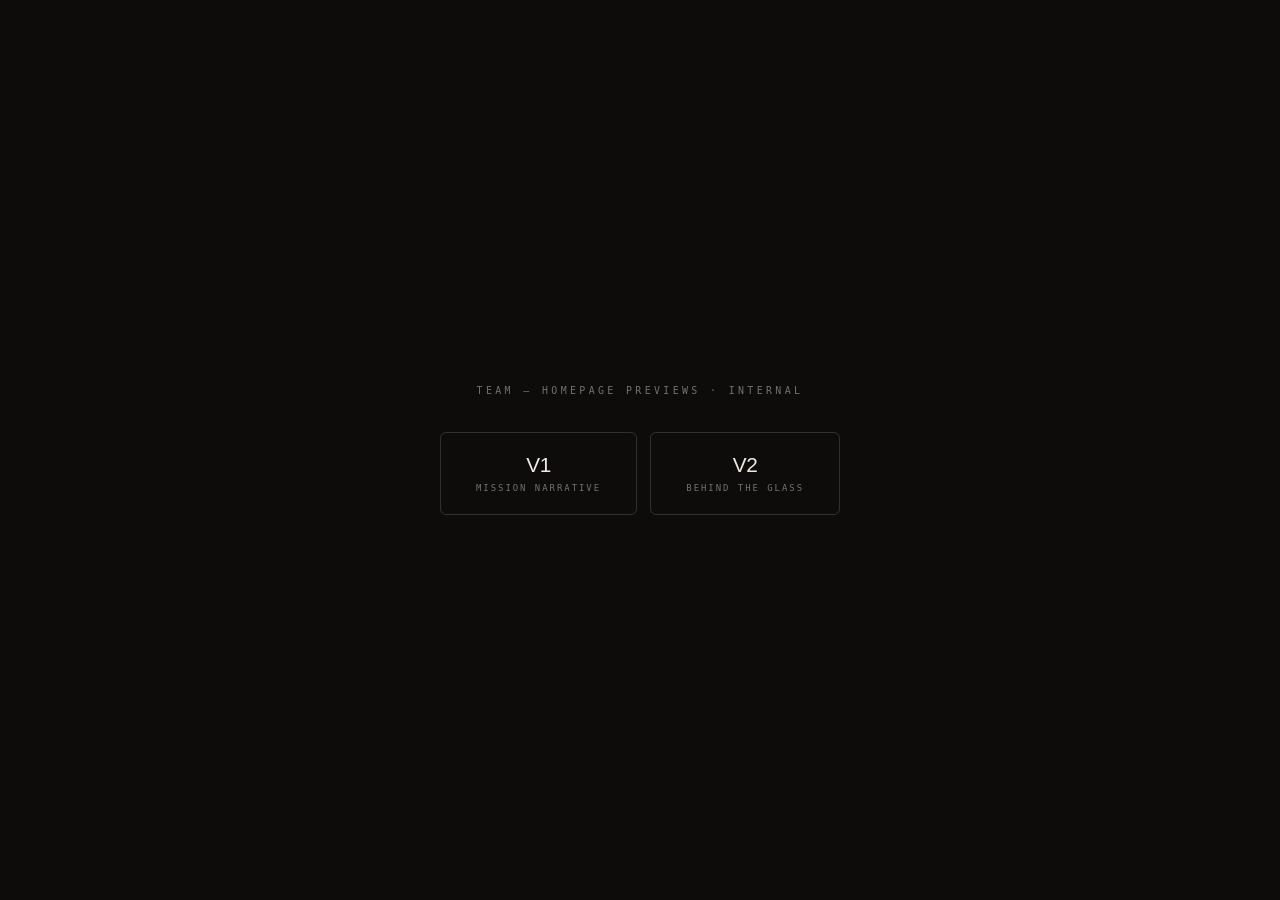
<file: index.html>
<!DOCTYPE html>
<html lang="en">
<head>
<meta charset="UTF-8">
<meta name="viewport" content="width=device-width, initial-scale=1.0">
<meta name="robots" content="noindex,nofollow">
<title>Team — Homepage Previews</title>
<style>
  *{margin:0;padding:0;box-sizing:border-box}
  body{min-height:100svh;display:grid;place-items:center;background:#0d0c0b;color:#efebe3;
    font-family:Inter,-apple-system,sans-serif;-webkit-font-smoothing:antialiased}
  main{text-align:center;padding:2rem}
  p{font-family:ui-monospace,Menlo,monospace;font-size:.62rem;letter-spacing:.34em;
    color:rgba(239,235,227,.45);margin-bottom:2.2rem}
  nav{display:flex;gap:.8rem;justify-content:center;flex-wrap:wrap}
  a{display:inline-flex;flex-direction:column;gap:.35rem;text-decoration:none;color:#efebe3;
    border:1px solid rgba(239,235,227,.16);border-radius:6px;padding:1.3rem 2.2rem;
    transition:border-color .25s,background .25s}
  a:hover{border-color:#d9fa87;background:rgba(217,250,135,.05)}
  a b{font-size:1.3rem;font-weight:500;letter-spacing:-.02em}
  a span{font-family:ui-monospace,Menlo,monospace;font-size:.56rem;letter-spacing:.22em;
    color:rgba(239,235,227,.45)}
</style>
</head>
<body>
<main>
  <p>TEAM — HOMEPAGE PREVIEWS · INTERNAL</p>
  <nav>
    <a href="v1/"><b>V1</b><span>MISSION NARRATIVE</span></a>
    <a href="v2/"><b>V2</b><span>BEHIND THE GLASS</span></a>
  </nav>
</main>
</body>
</html>
</file>
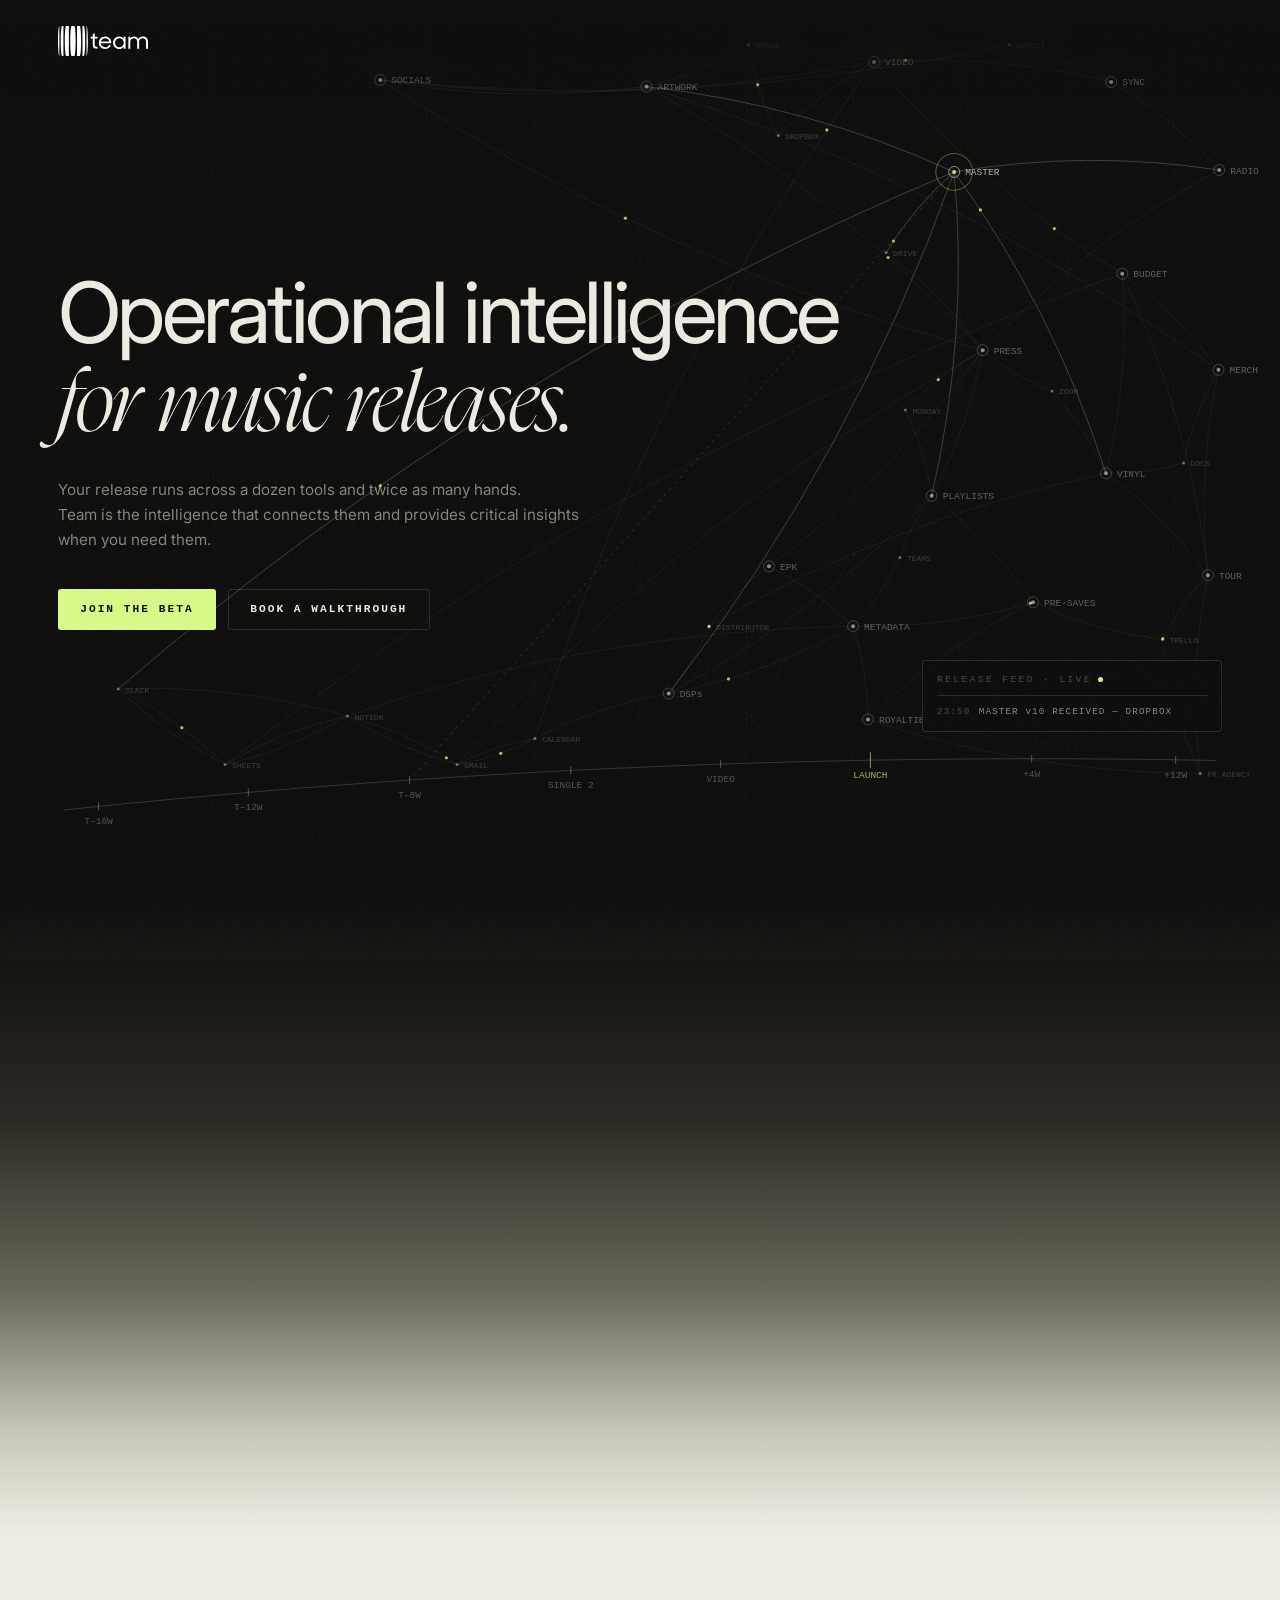
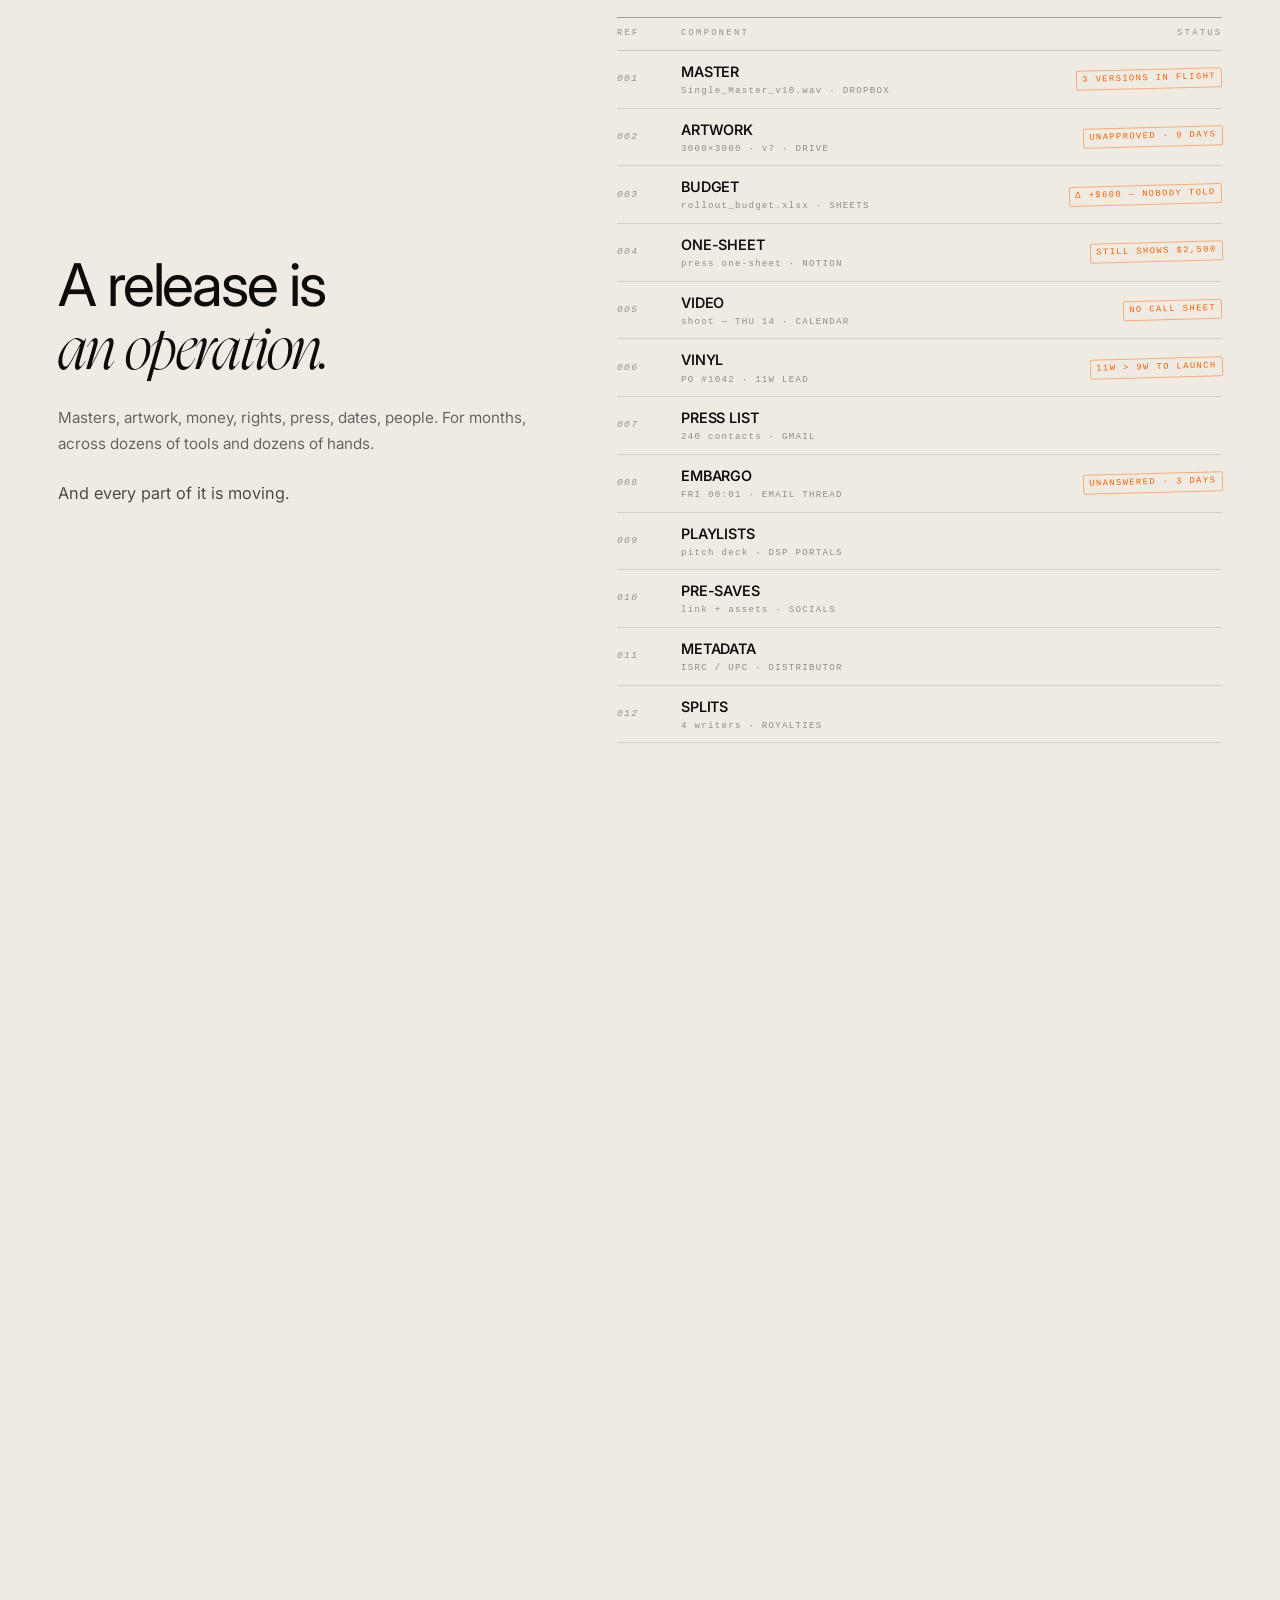
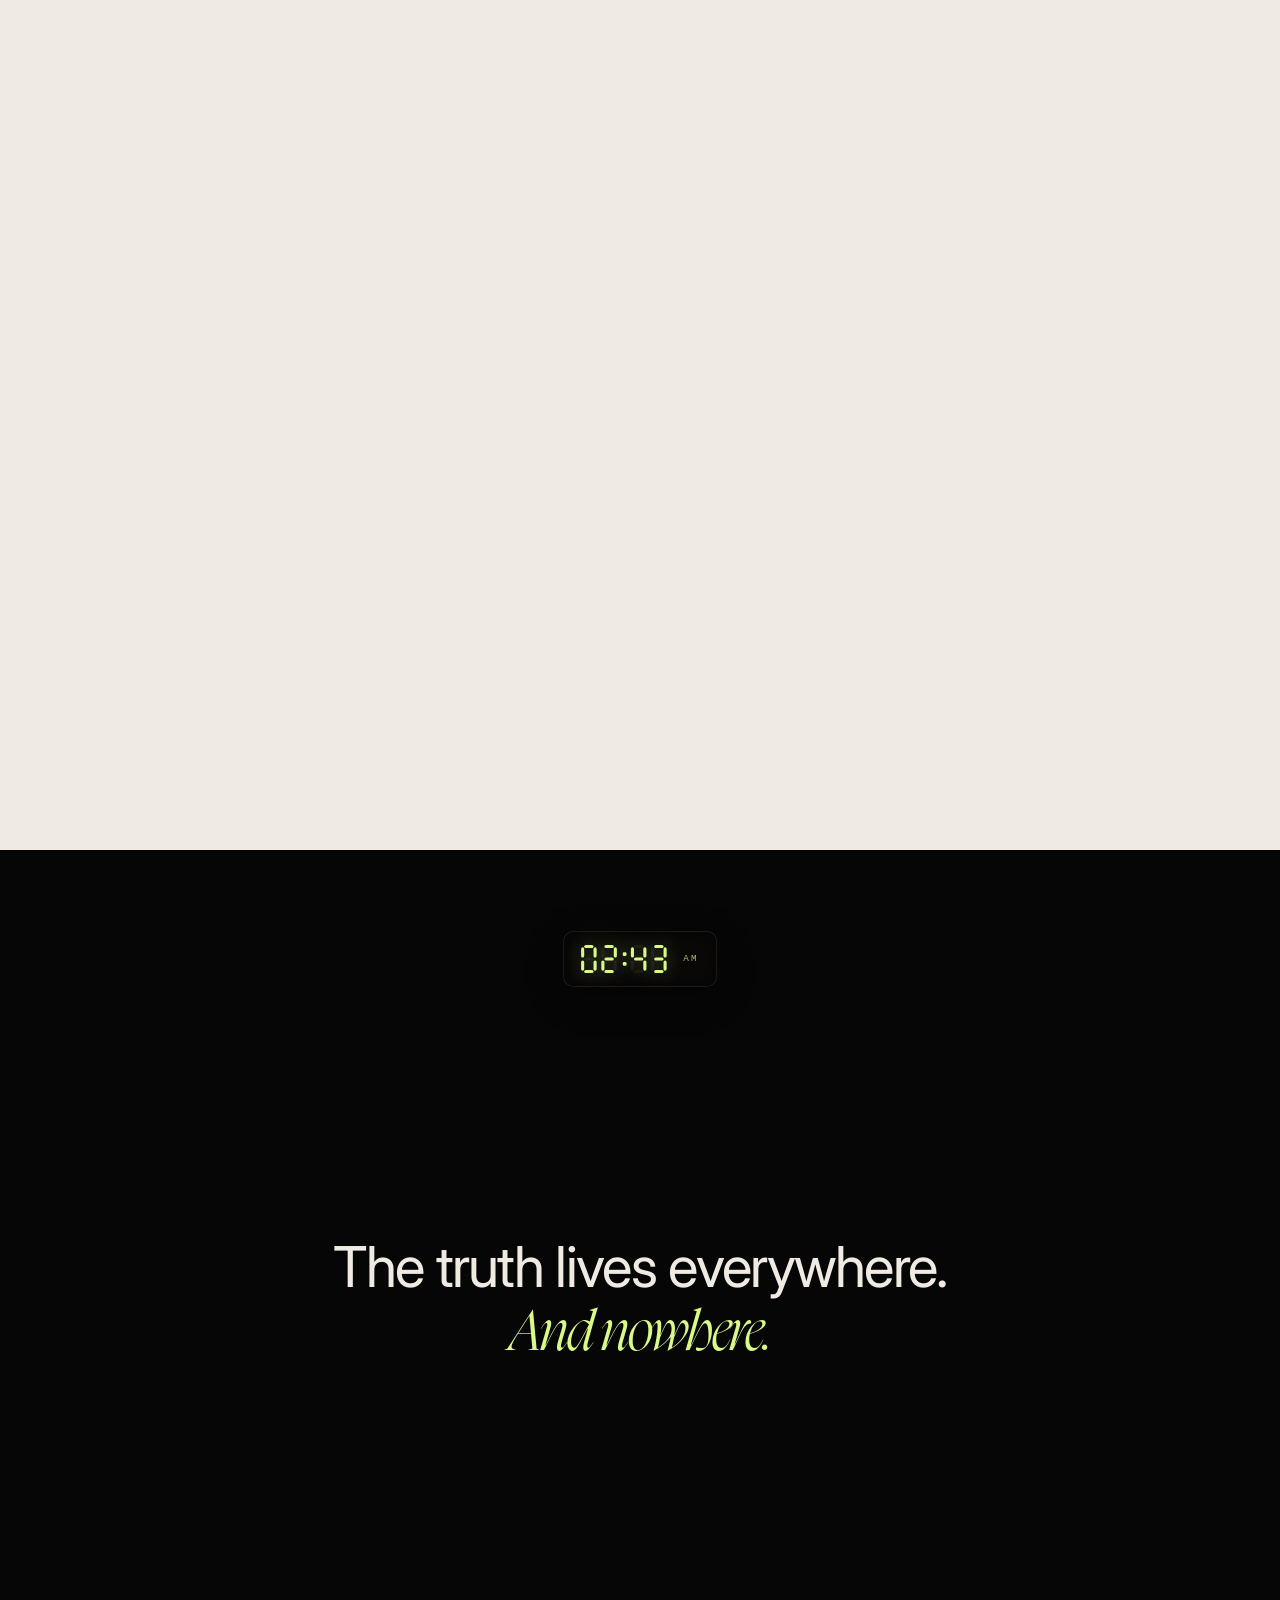
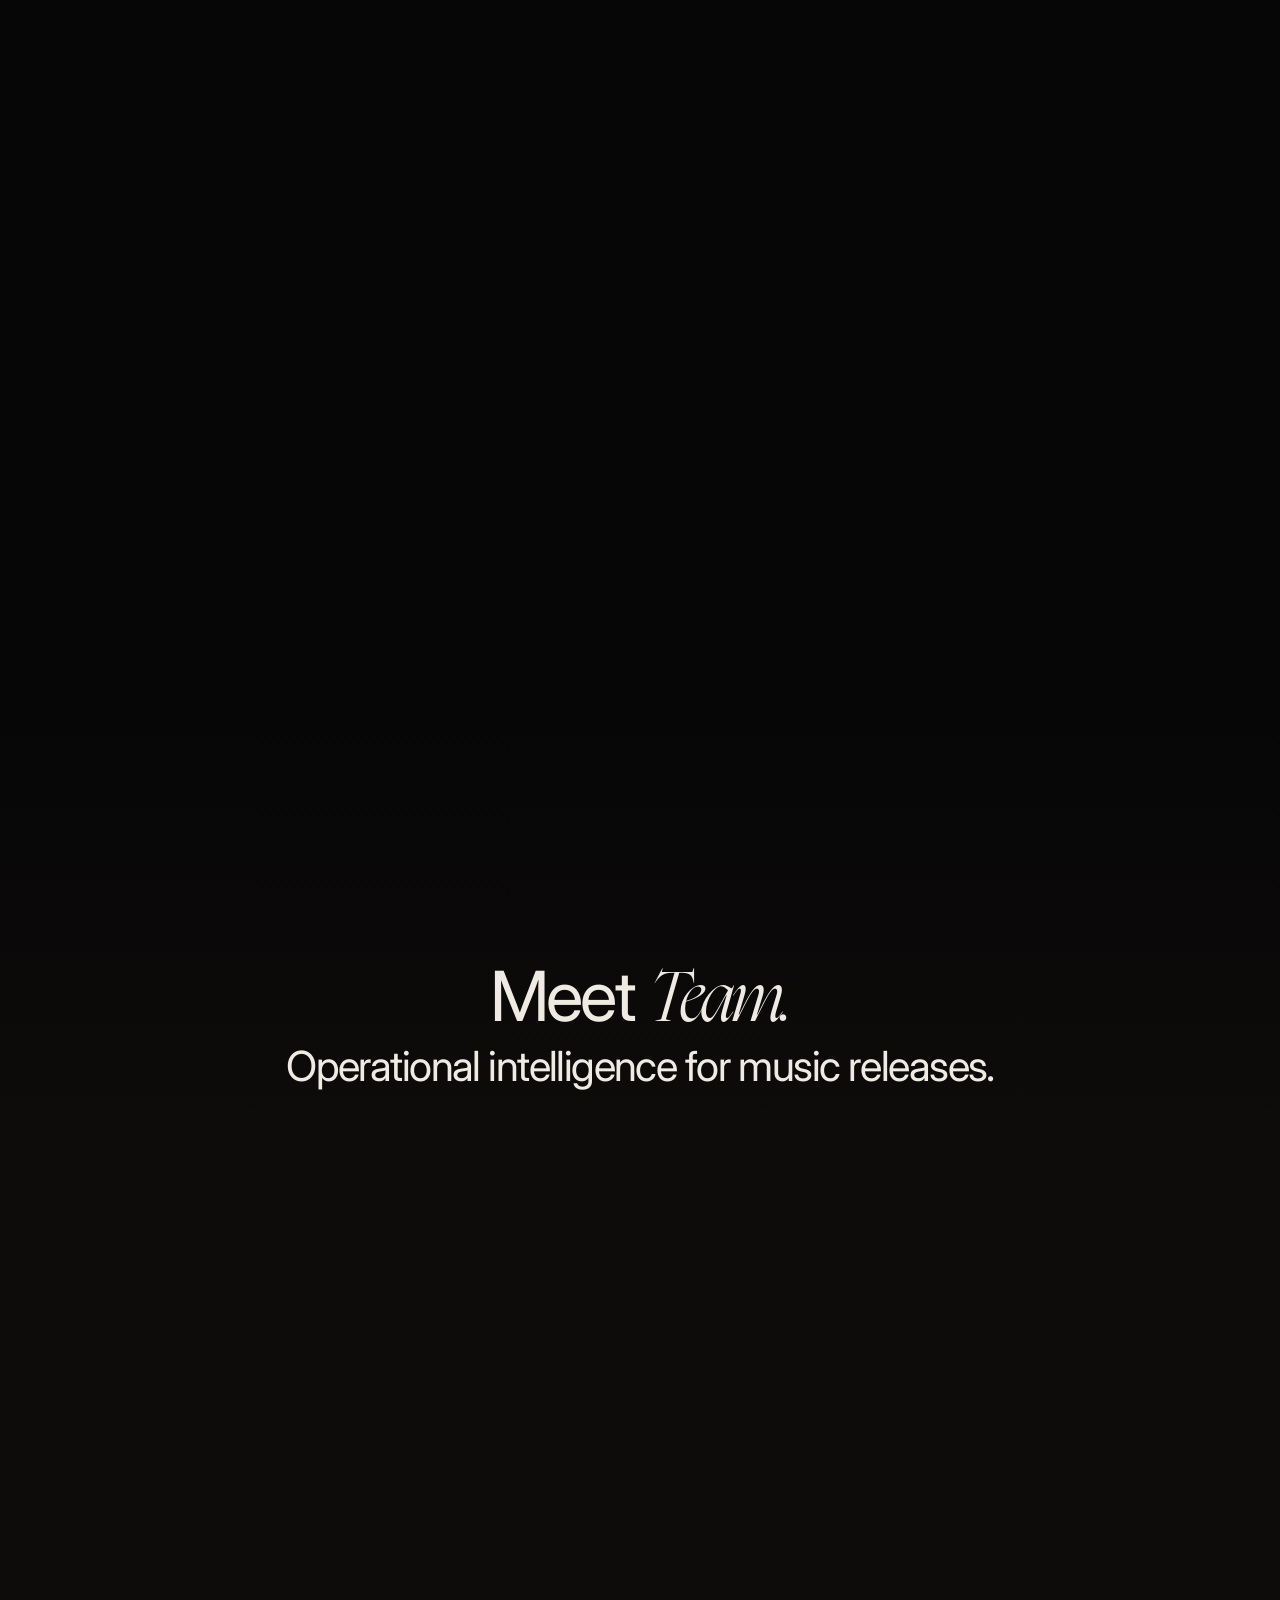
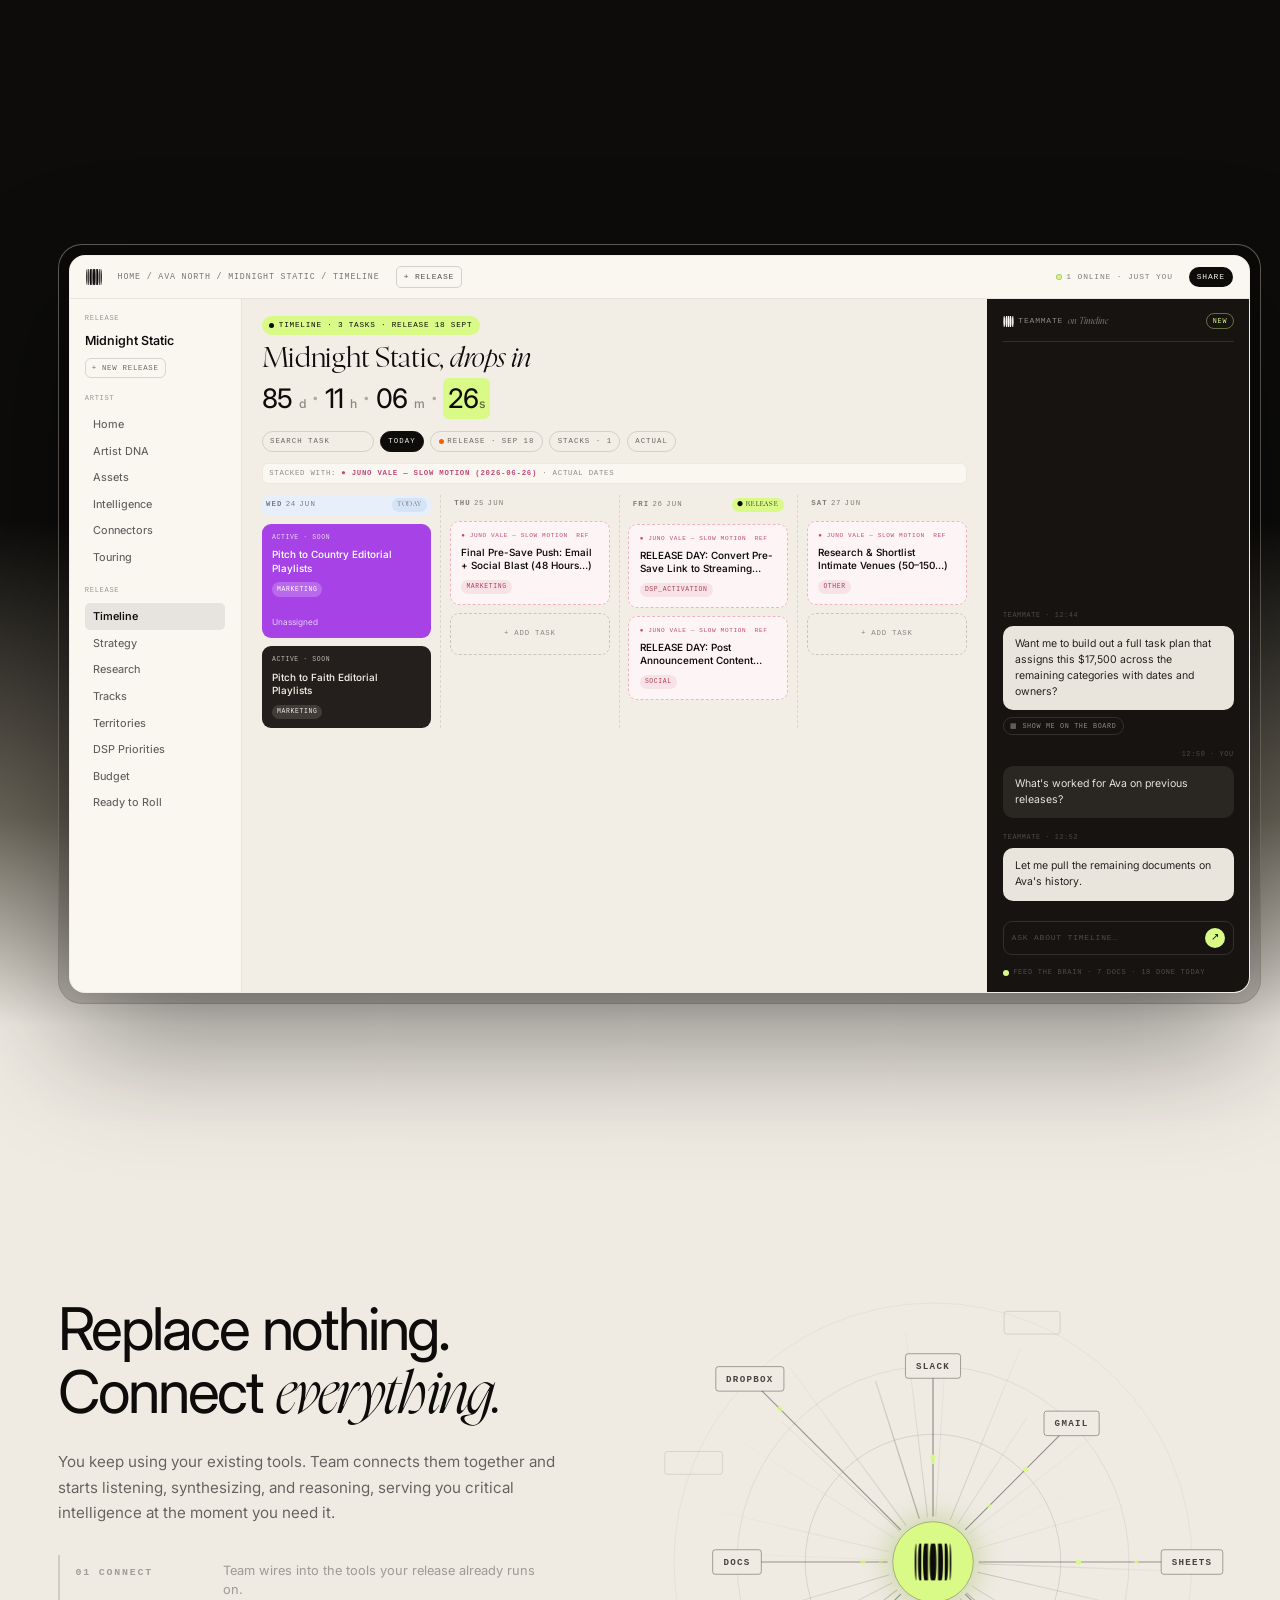
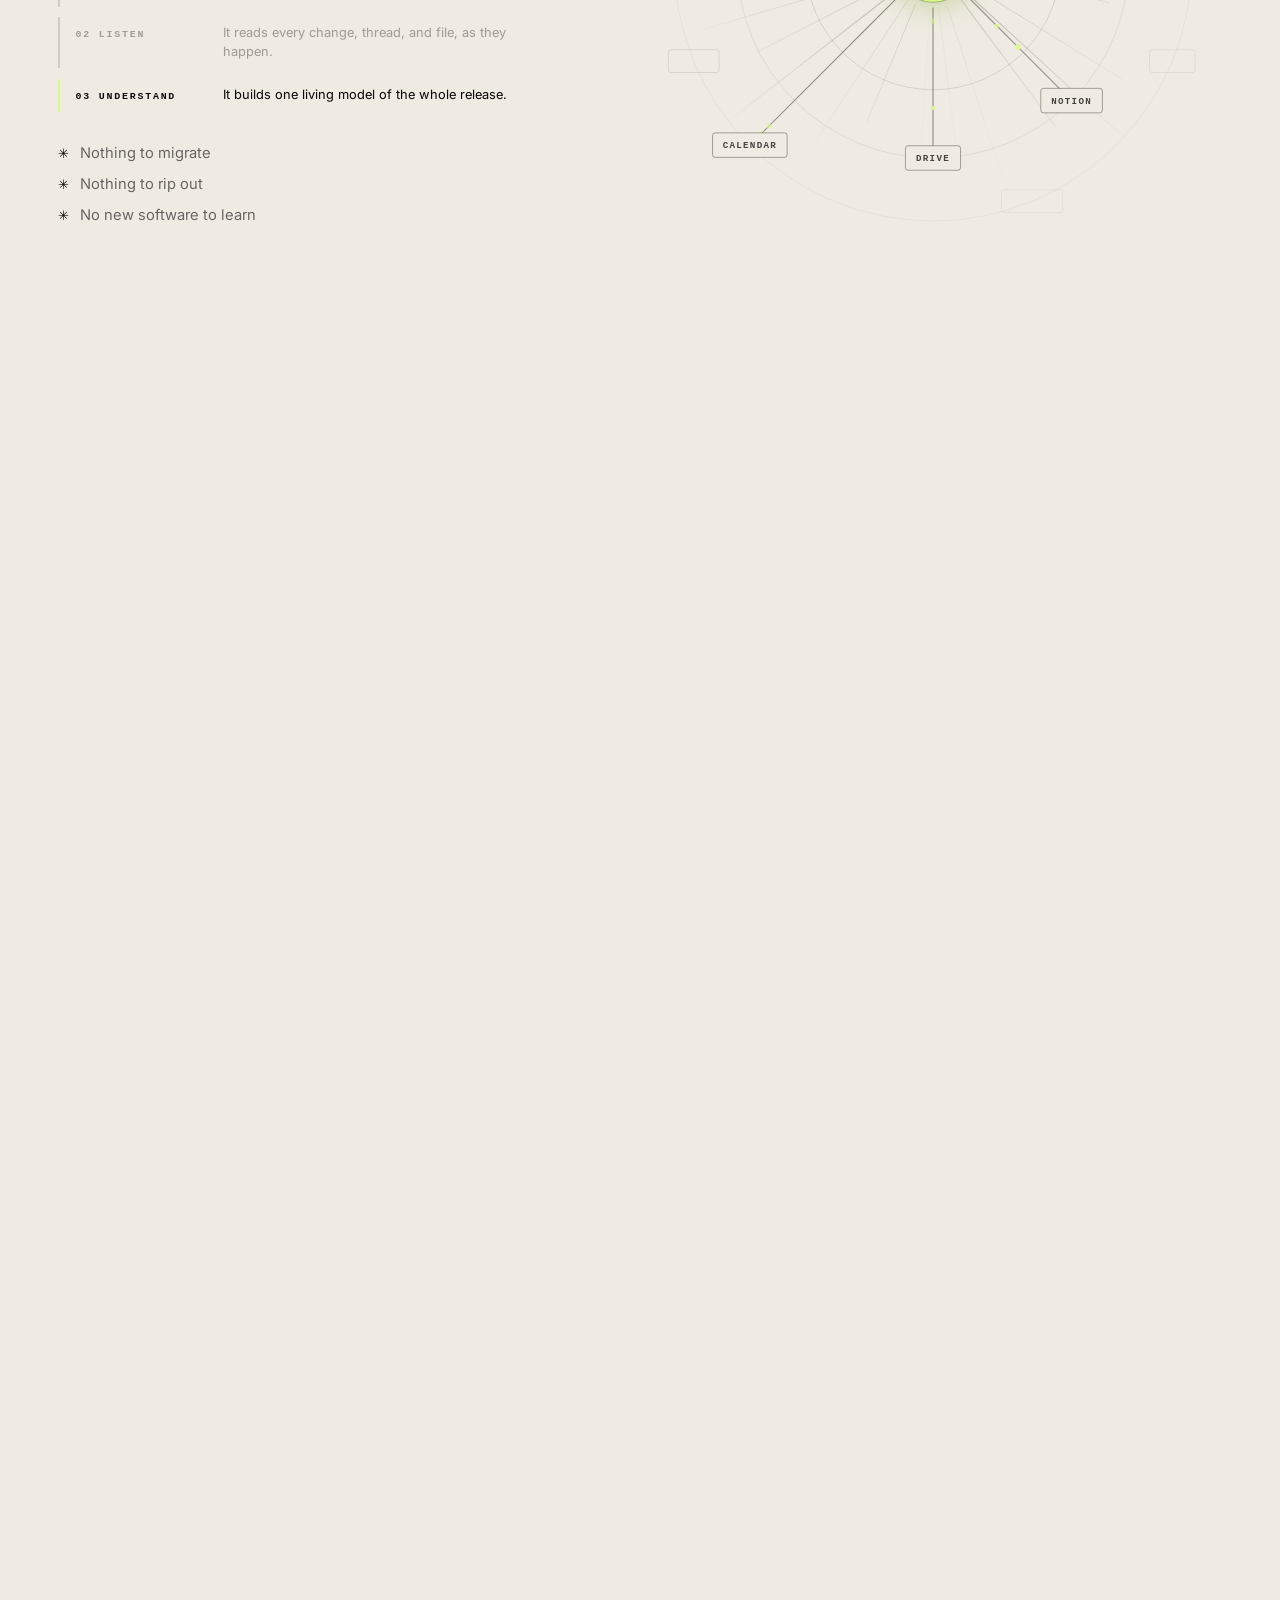
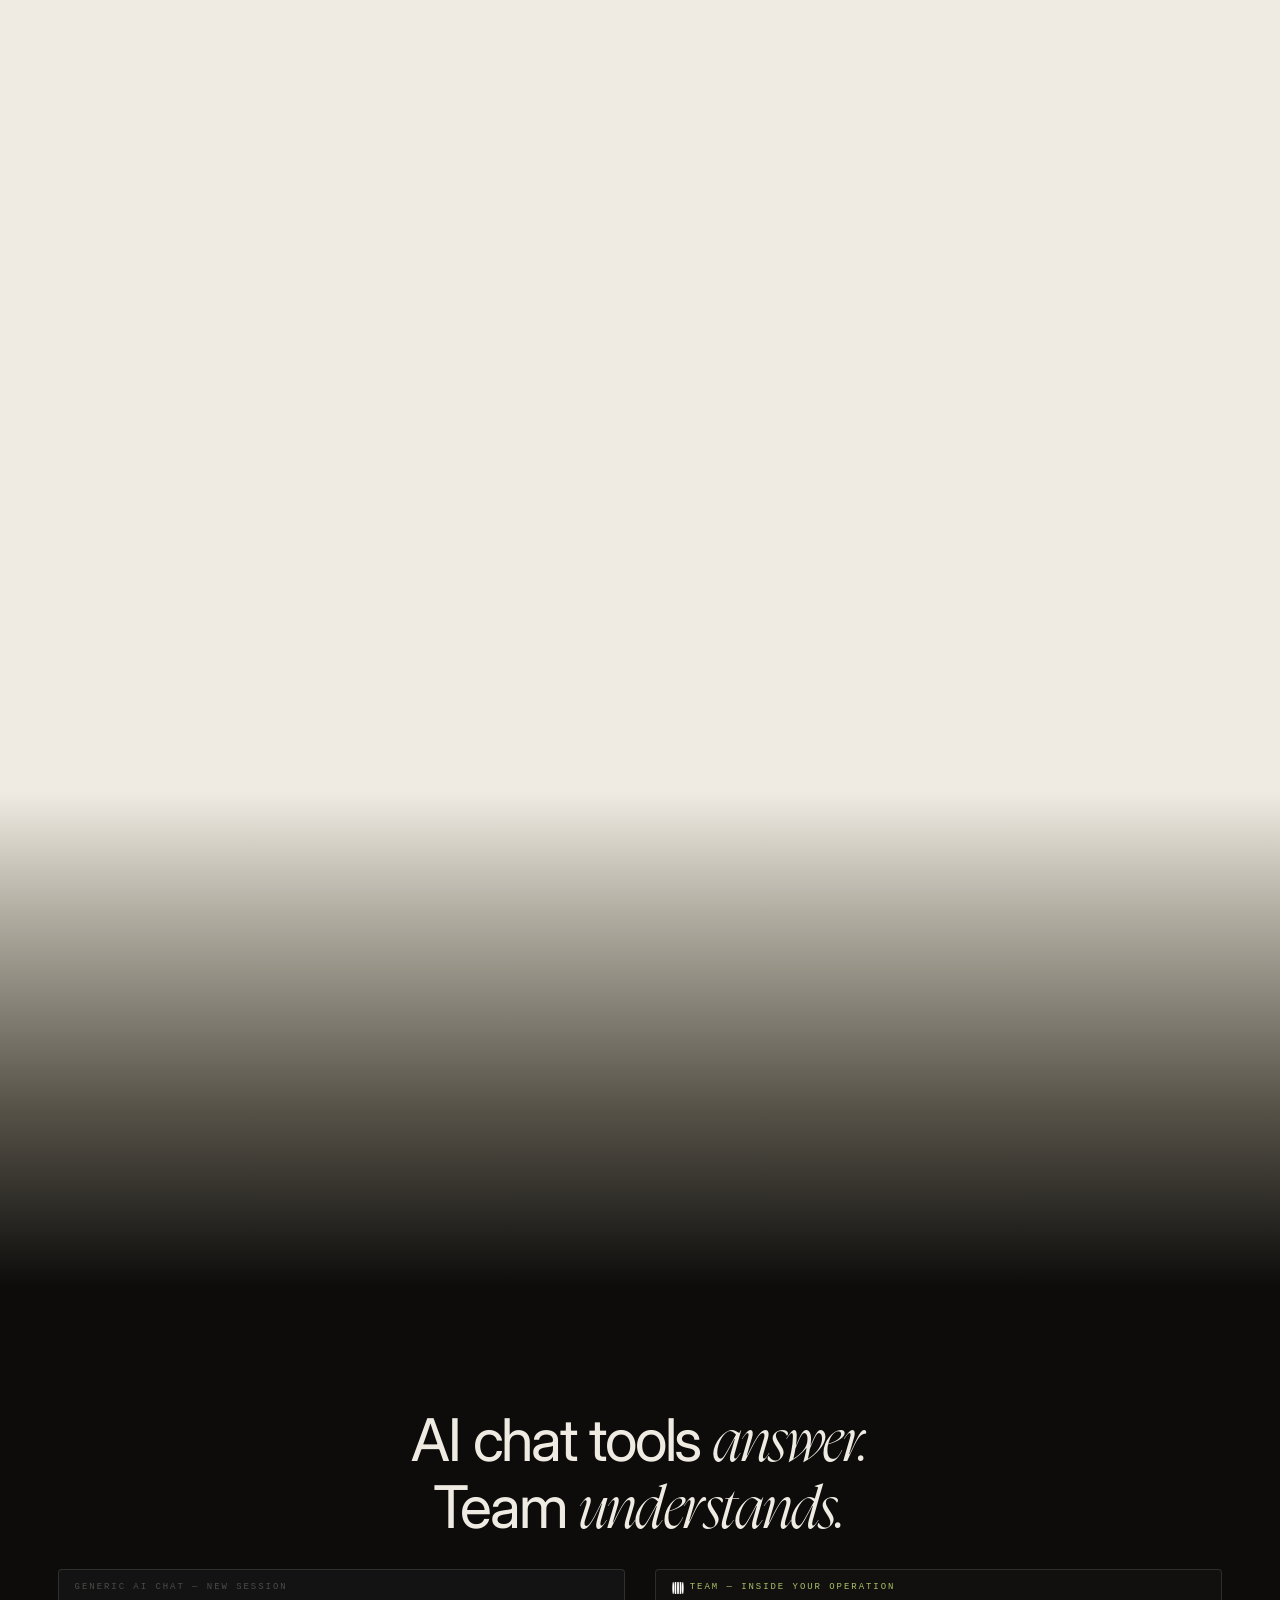
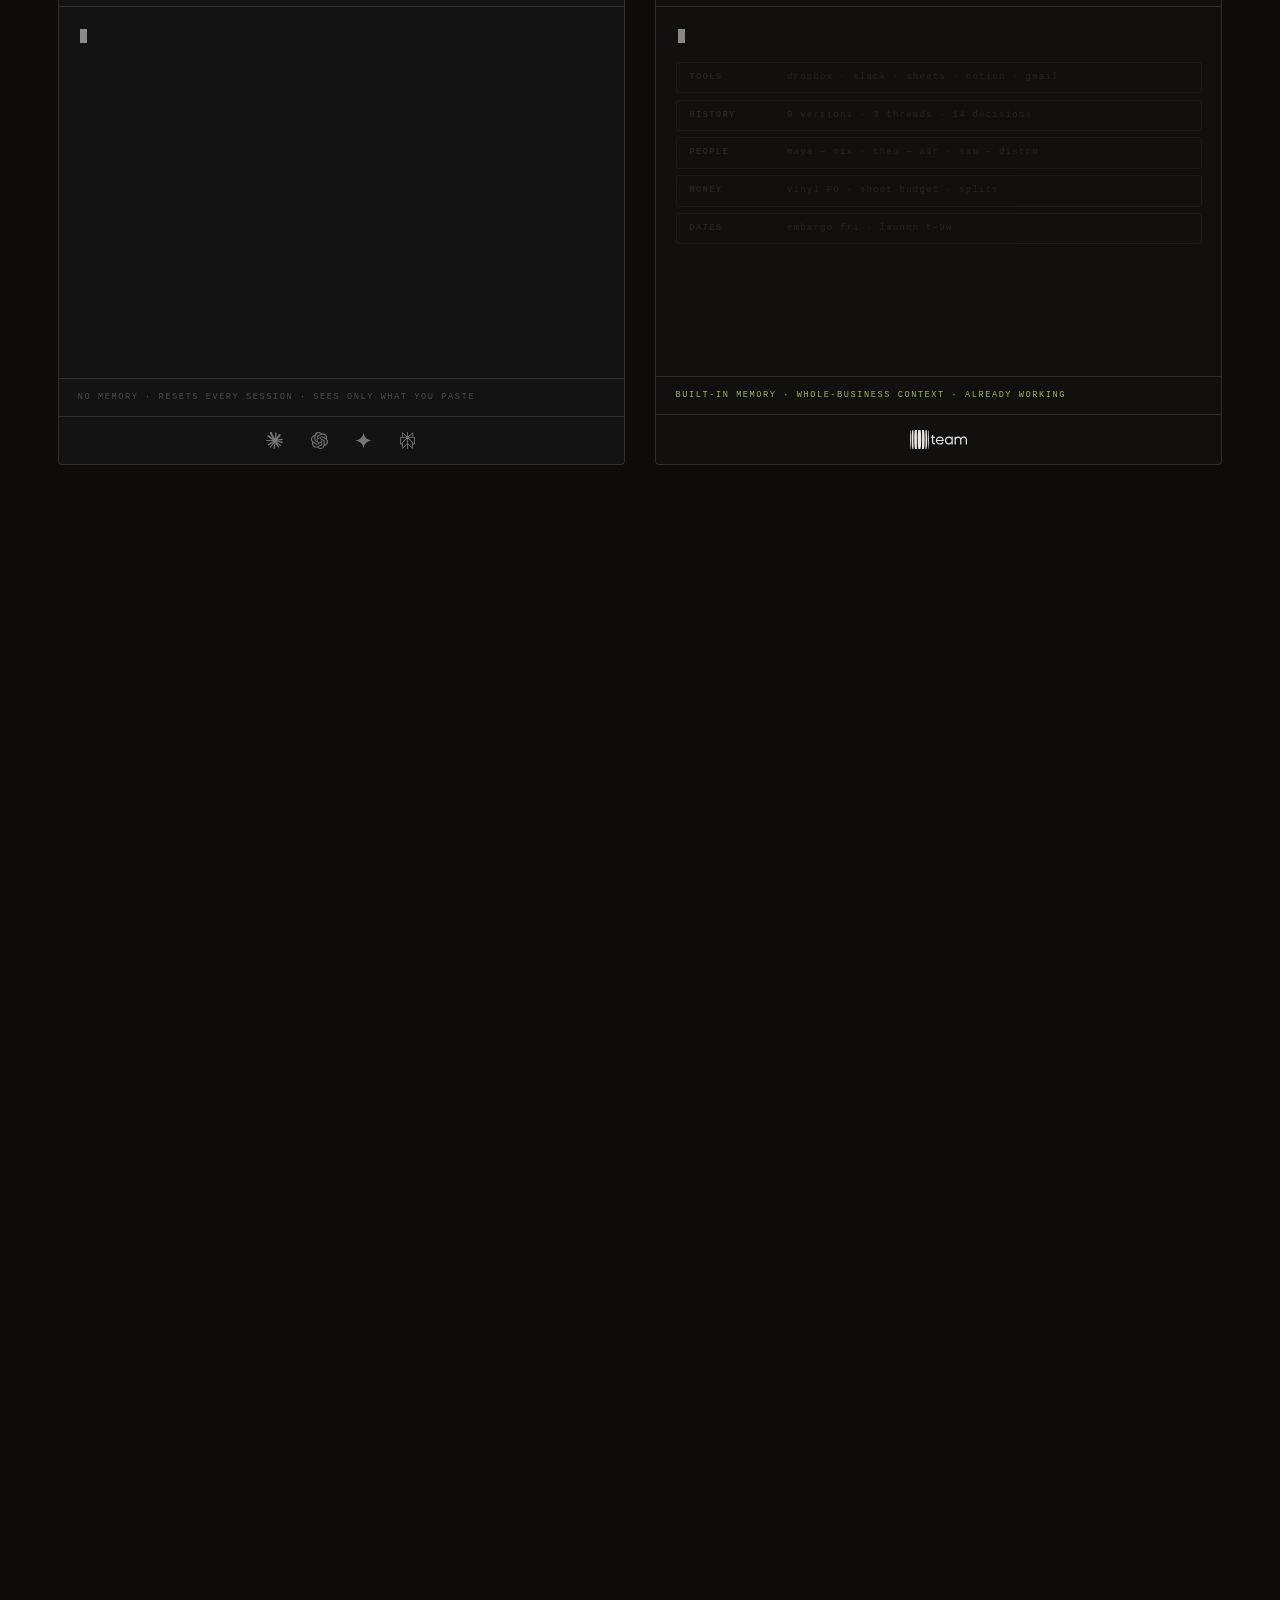
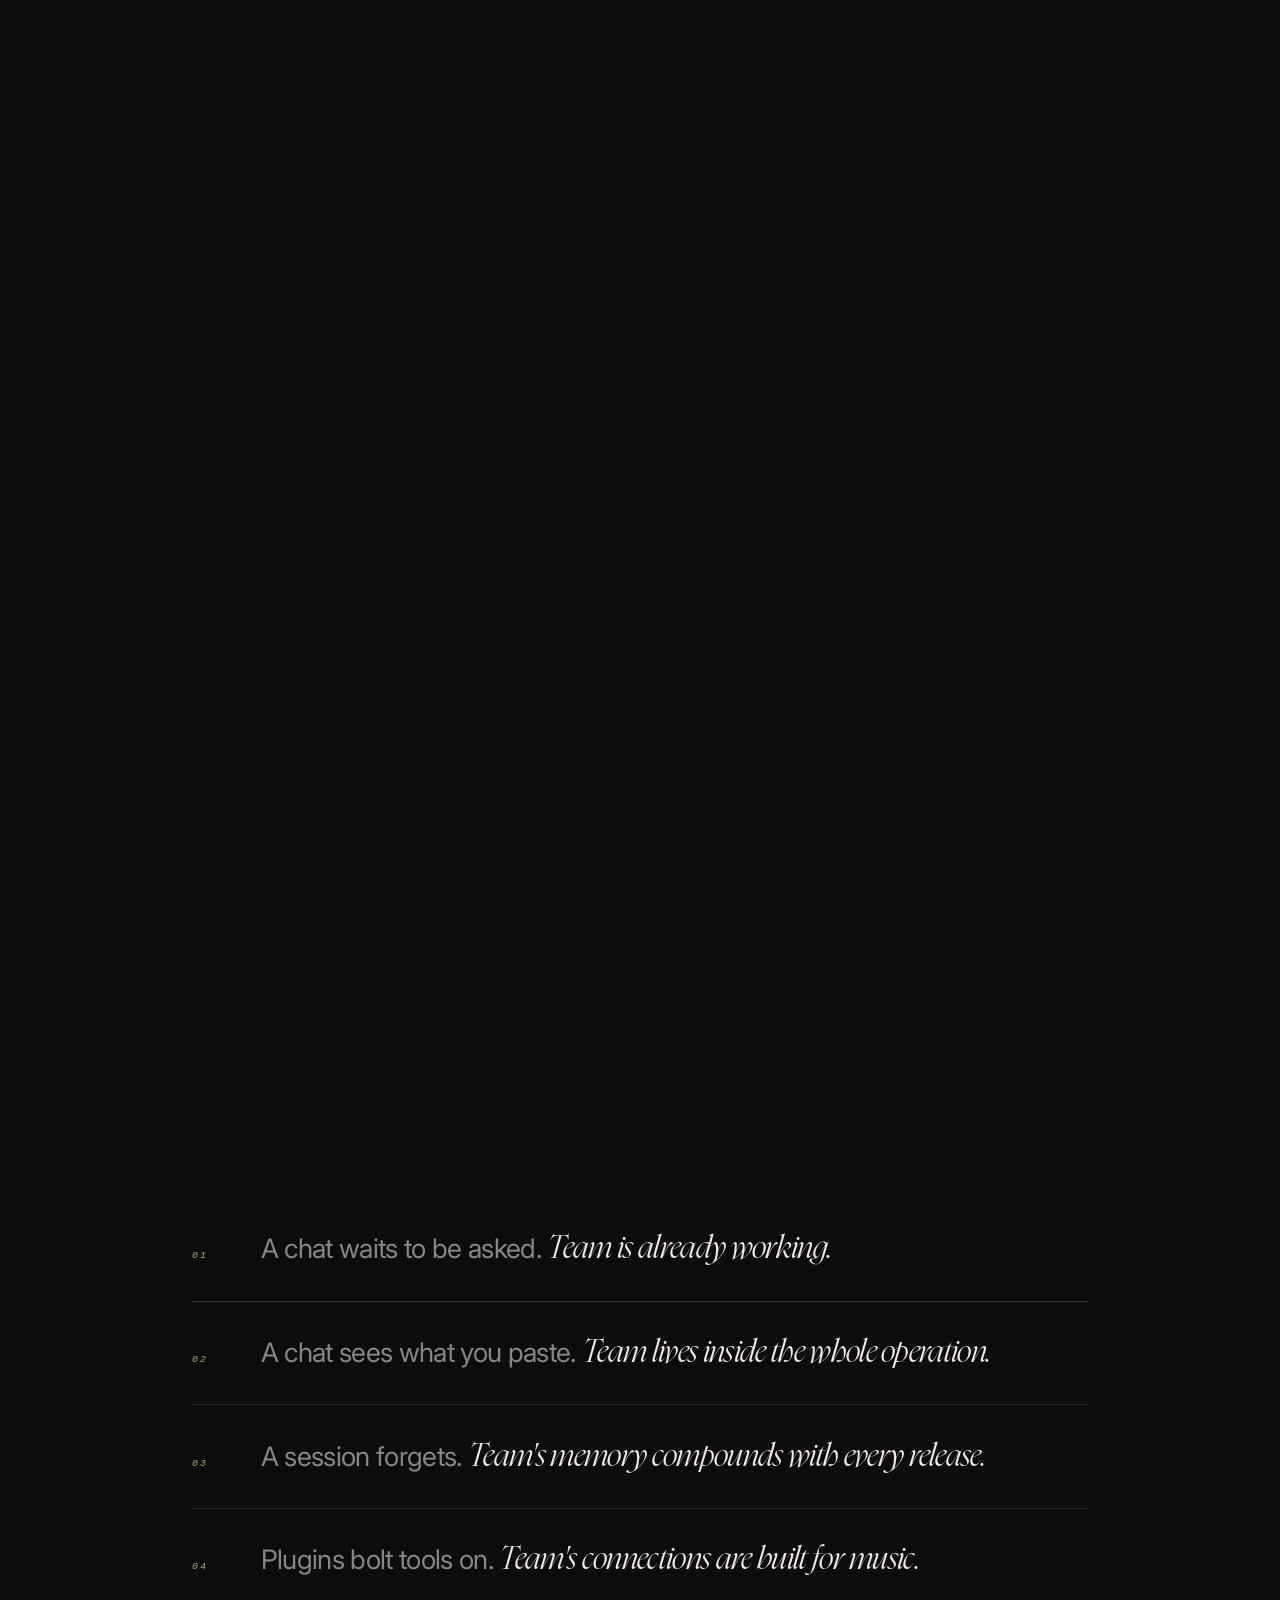
<file: v1/index.html>
<!DOCTYPE html>
<html lang="en">
<head>
<meta charset="UTF-8">
<meta name="viewport" content="width=device-width, initial-scale=1.0, viewport-fit=cover">
<title>Team — Operational Intelligence for Music Releases</title>
<meta name="description" content="Team is the operational intelligence layer for music releases. An intelligence built into your music business, connected to everything, already working.">
<link rel="canonical" href="https://teamrollouts.com/">
<meta name="robots" content="noindex,nofollow">
<meta name="theme-color" content="#0d0c0b">
<meta property="og:type" content="website">
<meta property="og:site_name" content="Team">
<meta property="og:title" content="Team — Operational Intelligence for Music Releases">
<meta property="og:description" content="An intelligence built into your music business, connected to everything, aware of everything, already working.">
<meta property="og:url" content="https://teamrollouts.com/">
<meta property="og:image" content="https://teamrollouts.com/assets/og.png">
<meta name="twitter:card" content="summary_large_image">
<meta name="twitter:title" content="Team — Operational Intelligence for Music Releases">
<meta name="twitter:image" content="https://teamrollouts.com/assets/og.png">
<link rel="icon" type="image/png" sizes="64x64" href="assets/logo/favicon.png">
<link rel="apple-touch-icon" href="assets/logo/apple-touch-icon.png">
<link rel="preload" href="assets/fonts/NyghtSerif-LightItalic.woff" as="font" type="font/woff" crossorigin>
<link rel="preload" href="assets/fonts/Inter-Variable.ttf" as="font" type="font/ttf" crossorigin>
<link rel="stylesheet" href="css/main.css">
</head>
<body data-loading>

<!-- ══════════════ LOADER ══════════════ -->
<div class="loader" id="loader" aria-hidden="true">
  <div class="loader__mark">
    <img src="assets/logo/team-logo-live.svg" alt="team" class="loader__logo">
    <p class="loader__tag mono">OPERATIONAL INTELLIGENCE<span class="loader__caret"></span></p>
  </div>
</div>

<!-- ══════════════ CHROME ══════════════ -->
<div class="grain" aria-hidden="true"></div>
<div class="cursor" aria-hidden="true">
  <div class="cursor__eq"><i></i><i></i><i></i><i></i><i></i></div>
</div>

<div class="topscrim" aria-hidden="true"></div>
<a class="brand" href="#top" data-hover><img src="assets/logo/team-logo-live.svg" alt="team — home"></a>
<nav class="topcta" aria-label="Primary">
  <a class="btn btn--ghost" href="https://calendly.com/teamrollouts-demo/30min" target="_blank" rel="noopener" data-hover>Walkthrough</a>
  <a class="btn btn--solid" href="#ch-09" data-hover>Join the beta</a>
</nav>

<main id="top">

<!-- ══════════════ 00 · OVERTURE ══════════════ -->
<section class="hero" id="ch-00">
  <canvas id="ops" class="hero__ops" aria-hidden="true"></canvas>

  <div class="hero__inner">
    <h1 class="hero__title">
      <span class="hero__l1">Operational intelligence</span>
      <span class="hero__l2"><em>for music releases.</em></span>
    </h1>
    <p class="hero__sub">Your release runs across a dozen tools and twice as many hands.<br class="bp-md">
      Team is the intelligence that connects them and provides critical insights when you need them.</p>
    <div class="hero__cta">
      <a class="btn btn--solid btn--lg" href="#ch-09" data-hover>Join the beta</a>
      <a class="btn btn--ghost btn--lg" href="https://calendly.com/teamrollouts-demo/30min" target="_blank" rel="noopener" data-hover>Book a walkthrough</a>
    </div>
  </div>

  <!-- live telemetry — fed by js -->
  <div class="tele mono" id="tele" aria-hidden="true">
    <p class="tele__head">RELEASE FEED · LIVE<i></i></p>
    <div class="tele__lines" id="teleLines"></div>
  </div>
</section>

<!-- night dissolves into the working day -->
<div class="bridge" aria-hidden="true" data-theme="dark"></div>

<!-- ══════════════ 01 · THE OPERATION ══════════════ -->
<section class="pin pin--op ch--light" id="ch-01" data-scrub="op" data-theme="light">
  <div class="pin__stage stage--op">
    <div class="op__copy">
      <h2 class="h2">A release is<br><em>an operation.</em></h2>
      <p class="lede">Masters, artwork, money, rights, press, dates, people.
        For months, across dozens of tools and dozens of hands.</p>
      <p class="op__fraynote" id="opNote">And every part of it is moving.</p>
    </div>
    <div class="op__board" id="opBoard">
      <p class="op__bhead mono"><span>REF</span><span>COMPONENT</span><span>STATUS</span></p>
      <div class="bom" data-bom><i class="mono">001</i><div><b>MASTER</b><span class="mono">Single_Master_v10.wav · DROPBOX</span></div><u class="mono" data-fray>3 VERSIONS IN FLIGHT</u></div>
      <div class="bom" data-bom><i class="mono">002</i><div><b>ARTWORK</b><span class="mono">3000×3000 · v7 · DRIVE</span></div><u class="mono" data-fray>UNAPPROVED · 9 DAYS</u></div>
      <div class="bom" data-bom><i class="mono">003</i><div><b>BUDGET</b><span class="mono">rollout_budget.xlsx · SHEETS</span></div><u class="mono" data-fray>Δ +$600 — NOBODY TOLD</u></div>
      <div class="bom" data-bom><i class="mono">004</i><div><b>ONE-SHEET</b><span class="mono">press one-sheet · NOTION</span></div><u class="mono" data-fray>STILL SHOWS $2,500</u></div>
      <div class="bom" data-bom><i class="mono">005</i><div><b>VIDEO</b><span class="mono">shoot — THU 14 · CALENDAR</span></div><u class="mono" data-fray>NO CALL SHEET</u></div>
      <div class="bom" data-bom><i class="mono">006</i><div><b>VINYL</b><span class="mono">PO #1042 · 11W LEAD</span></div><u class="mono" data-fray>11W &gt; 9W TO LAUNCH</u></div>
      <div class="bom" data-bom><i class="mono">007</i><div><b>PRESS LIST</b><span class="mono">240 contacts · GMAIL</span></div></div>
      <div class="bom" data-bom><i class="mono">008</i><div><b>EMBARGO</b><span class="mono">FRI 00:01 · EMAIL THREAD</span></div><u class="mono" data-fray>UNANSWERED · 3 DAYS</u></div>
      <div class="bom" data-bom><i class="mono">009</i><div><b>PLAYLISTS</b><span class="mono">pitch deck · DSP PORTALS</span></div></div>
      <div class="bom" data-bom><i class="mono">010</i><div><b>PRE-SAVES</b><span class="mono">link + assets · SOCIALS</span></div></div>
      <div class="bom" data-bom><i class="mono">011</i><div><b>METADATA</b><span class="mono">ISRC / UPC · DISTRIBUTOR</span></div></div>
      <div class="bom" data-bom><i class="mono">012</i><div><b>SPLITS</b><span class="mono">4 writers · ROYALTIES</span></div></div>
    </div>
  </div>
</section>

<!-- ══════════════ 02 · 02:43AM ══════════════ -->
<section class="pin pin--night" id="ch-02" data-scrub="night" data-theme="dark">
  <div class="pin__stage stage--night">
    <div class="night__bg" id="nightBg" aria-hidden="true"><img src="assets/night/studio.jpg" alt="" loading="lazy"></div>
    <div class="night__clock" id="nightClock" aria-hidden="true"><span class="clock__am mono">AM</span></div>
    <div class="night__lines">
      <p class="night__ln" data-night>The master everyone's using is v9.<br>The final was v10.</p>
      <p class="night__ln" data-night>The budget moved at 14:02.<br>The one-sheet never did.</p>
      <p class="night__ln" data-night>Someone asked in Slack.<br>No one answered.</p>
      <p class="night__ln night__ln--truth" data-night>The truth lives everywhere.<br><em>And nowhere.</em></p>
    </div>
  </div>
</section>

<!-- ══════════════ 03 · MEET TEAM ══════════════ -->
<section class="pin pin--turn" id="ch-03" data-scrub="turn" data-theme="dark">
  <div class="pin__stage stage--turn">
    <h2 class="turn__h" id="turnH">Meet <em>Team.</em></h2>
    <p class="turn__sub" id="turnSub">Operational intelligence for music releases.</p>
  </div>
</section>

<!-- the product, straddling night into the working day -->
<section class="bridge bridge--dev" data-theme="dark" id="devband" aria-label="Team interface preview">
  <div class="device" data-reveal>
    <div class="device__screen dvc--app">
      <div class="app__top">
        <img class="app__mark" src="assets/logo/team-logomark-black.png" alt="">
        <p class="app__crumb mono">HOME / AVA NORTH / MIDNIGHT STATIC / TIMELINE</p>
        <span class="app__pill mono">+ RELEASE</span>
        <span class="app__on mono"><i></i>1 ONLINE &middot; JUST YOU</span>
        <span class="app__share mono">SHARE</span>
      </div>
      <div class="app__cols">
        <aside class="app__nav">
          <p class="mono app__navlab">RELEASE</p>
          <p class="app__rel">Midnight Static</p>
          <p class="app__newrel mono">+ NEW RELEASE</p>
          <p class="mono app__navlab">ARTIST</p>
          <ul><li>Home</li><li>Artist DNA</li><li>Assets</li><li>Intelligence</li><li>Connectors</li><li>Touring</li></ul>
          <p class="mono app__navlab">RELEASE</p>
          <ul><li class="on">Timeline</li><li>Strategy</li><li>Research</li><li>Tracks</li><li>Territories</li><li>DSP Priorities</li><li>Budget</li><li>Ready to Roll</li></ul>
        </aside>
        <div class="app__main">
          <p class="app__chip mono"><i></i>TIMELINE &middot; 3 TASKS &middot; RELEASE 18 SEPT</p>
          <h3 class="app__h">Midnight Static, <em>drops in</em></h3>
          <p class="app__count">85<small>d</small><span>&middot;</span>11<small>h</small><span>&middot;</span><u id="appMins">06</u><small>m</small><span>&middot;</span><b><u id="appSecs">27</u><small>s</small></b></p>
          <div class="app__filters mono"><span class="app__f--search">SEARCH TASK</span><span class="app__f--dark">TODAY</span><span><i></i>RELEASE &middot; SEP 18</span><span>STACKS &middot; 1</span><span>ACTUAL</span></div>
          <p class="app__stacked mono">STACKED WITH: <b>&#9679; JUNO VALE — SLOW MOTION (2026-06-26)</b> &middot; ACTUAL DATES</p>
          <div class="app__days">
            <div class="app__day is-today">
              <p class="app__date mono"><b>WED</b>24<span>JUN</span><em>TODAY</em></p>
              <div class="tcard tcard--purple"><p class="mono tcard__meta">ACTIVE &middot; SOON</p><b>Pitch to Country Editorial Playlists</b><span class="mono">MARKETING</span><i>Unassigned</i></div>
              <div class="tcard tcard--dark"><p class="mono tcard__meta">ACTIVE &middot; SOON</p><b>Pitch to Faith Editorial Playlists</b><span class="mono">MARKETING</span></div>
            </div>
            <div class="app__day">
              <p class="app__date mono"><b>THU</b>25<span>JUN</span></p>
              <div class="tcard tcard--ref"><p class="mono tcard__ref">&#9679; JUNO VALE — SLOW MOTION &nbsp;REF</p><b>Final Pre-Save Push: Email + Social Blast (48 Hours&hellip;)</b><span class="mono">MARKETING</span></div>
              <div class="tcard tcard--add mono">+ ADD TASK</div>
            </div>
            <div class="app__day">
              <p class="app__date mono"><b>FRI</b>26<span>JUN</span><em class="is-rel">&#9679; RELEASE</em></p>
              <div class="tcard tcard--ref"><p class="mono tcard__ref">&#9679; JUNO VALE — SLOW MOTION &nbsp;REF</p><b>RELEASE DAY: Convert Pre-Save Link to Streaming&hellip;</b><span class="mono">DSP_ACTIVATION</span></div>
              <div class="tcard tcard--ref"><p class="mono tcard__ref">&#9679; JUNO VALE — SLOW MOTION &nbsp;REF</p><b>RELEASE DAY: Post Announcement Content&hellip;</b><span class="mono">SOCIAL</span></div>
            </div>
            <div class="app__day">
              <p class="app__date mono"><b>SAT</b>27<span>JUN</span></p>
              <div class="tcard tcard--ref"><p class="mono tcard__ref">&#9679; JUNO VALE — SLOW MOTION &nbsp;REF</p><b>Research &amp; Shortlist Intimate Venues (50&ndash;150&hellip;)</b><span class="mono">OTHER</span></div>
              <div class="tcard tcard--add mono">+ ADD TASK</div>
            </div>
          </div>
        </div>
        <aside class="app__chat">
          <p class="app__chathead mono"><img src="assets/logo/team-logomark-white-trim.png" alt=""> TEAMMATE <em>on Timeline</em><span>NEW</span></p>
          <div class="app__scroll">
            <div class="app__msg"><u class="mono">TEAMMATE &middot; 12:44</u>
              <p>Want me to build out a full task plan that assigns this $17,500 across the remaining categories with dates and owners?</p>
              <span class="mono">&#9638; SHOW ME ON THE BOARD</span></div>
            <div class="app__msg app__msg--you"><u class="mono">12:50 &middot; YOU</u>
              <p>What's worked for Ava on previous releases?</p></div>
            <div class="app__msg"><u class="mono">TEAMMATE &middot; 12:52</u>
              <p>Let me pull the remaining documents on Ava's history.</p></div>
          </div>
          <div class="app__ask mono">ASK ABOUT TIMELINE&hellip;<i>&#8599;</i></div>
          <p class="app__feed mono"><i></i>FEED THE BRAIN &middot; 7 DOCS &middot; 18 DONE TODAY</p>
        </aside>
      </div>
    </div>
  </div>
</section>

<!-- ══════════════ 04 · THE ARCHITECTURE ══════════════ -->
<section class="pin pin--arch ch--light" id="ch-04" data-scrub="arch" data-theme="light">
  <div class="pin__stage stage--arch">
    <div class="arch__copy">
      <h2 class="h2">Replace nothing.<br>Connect <em>everything.</em></h2>
      <p class="lede">You keep using your existing tools. Team connects them together and starts
        listening, synthesizing, and reasoning, serving you critical intelligence
        at the moment you need it.</p>
      <div class="arch__stages mono" id="archStages">
        <p data-stage><b>01 CONNECT</b><span>Team wires into the tools your release already runs on.</span></p>
        <p data-stage><b>02 LISTEN</b><span>It reads every change, thread, and file, as they happen.</span></p>
        <p data-stage><b>03 UNDERSTAND</b><span>It builds one living model of the whole release.</span></p>
      </div>
      <ul class="ticks">
        <li>Nothing to migrate</li>
        <li>Nothing to rip out</li>
        <li>No new software to learn</li>
      </ul>
    </div>
    <div class="arch__viz">
      <svg class="lattice" id="lattice" viewBox="0 0 640 640" aria-label="Your tools connected to one core">
        <g id="latRings" fill="none" stroke="currentColor">
          <circle cx="320" cy="320" r="146" opacity=".12"/>
          <circle cx="320" cy="320" r="224" opacity=".08"/>
          <circle cx="320" cy="320" r="296" opacity=".05"/>
        </g>
        <g id="latLines" fill="none" stroke="currentColor" stroke-width="1.4"></g>
        <g id="latPax"></g>
        <g id="latChips"></g>
        <g id="latCore">
          <circle cx="320" cy="320" r="46" class="lat__coredisc"/>
          <image href="assets/logo/team-logomark-black.png" x="299" y="299" width="42" height="42"/>
        </g>
      </svg>
    </div>
  </div>
</section>

<!-- the blueprint dims for the comparison -->
<div class="bridge bridge--toink" aria-hidden="true" data-theme="dark"></div>

<!-- ══════════════ 05 · NOT ANOTHER CHAT WINDOW ══════════════ -->
<section class="pin pin--chat" id="ch-05" data-scrub="chat" data-theme="dark">
  <div class="pin__stage stage--chat">
    <div class="chat__head">
      <h2 class="h2">AI chat tools <em>answer.</em><br>Team <em>understands.</em></h2>
    </div>
    <div class="chat__panes">
      <div class="pane pane--bot">
        <p class="pane__bar mono">GENERIC AI CHAT — NEW SESSION</p>
        <div class="pane__body">
          <p class="pane__q"><span id="botQ"></span><i class="caret"></i></p>
          <p class="pane__a" id="botA"></p>
        </div>
        <p class="pane__tags mono" id="botTags">NO MEMORY · RESETS EVERY SESSION · SEES ONLY WHAT YOU PASTE</p>
        <div class="pane__brands" aria-label="Claude, ChatGPT, Gemini, Perplexity">
          <img src="assets/logos/ai/claude.svg" alt="Claude">
          <img src="assets/logos/ai/openai.svg" alt="ChatGPT">
          <img src="assets/logos/ai/googlegemini.svg" alt="Gemini">
          <img src="assets/logos/ai/perplexity.svg" alt="Perplexity">
        </div>
      </div>
      <div class="pane pane--team">
        <p class="pane__bar mono"><img src="assets/logo/team-logomark-white-trim.png" alt=""> TEAM — INSIDE YOUR OPERATION</p>
        <div class="pane__body">
          <p class="pane__q"><span id="teamQ"></span><i class="caret"></i></p>
          <div class="strata" id="strata">
            <div class="stratum" data-stratum><b class="mono">TOOLS</b><span class="mono">dropbox · slack · sheets · notion · gmail</span></div>
            <div class="stratum" data-stratum><b class="mono">HISTORY</b><span class="mono">9 versions · 3 threads · 14 decisions</span></div>
            <div class="stratum" data-stratum><b class="mono">PEOPLE</b><span class="mono">maya — mix · theo — a&amp;r · sam — distro</span></div>
            <div class="stratum" data-stratum><b class="mono">MONEY</b><span class="mono">vinyl PO · shoot budget · splits</span></div>
            <div class="stratum" data-stratum><b class="mono">DATES</b><span class="mono">embargo fri · launch t–9w</span></div>
          </div>
          <div class="pane__ans" id="teamA">
            <p><b>v10 · /Masters/Single_Master_v10.wav.</b> Approved by Maya in #audio on Tuesday.
              The one-sheet and distributor brief already reference it. I re-briefed both when it landed at 23:41.</p>
            <p class="pane__rcpts mono"><span>DROPBOX ✓</span><span>#AUDIO ✓</span><span>ONE-SHEET ✓</span><span>DISTRO BRIEF ✓</span></p>
          </div>
        </div>
        <p class="pane__tags mono pane__tags--team" id="teamTags">BUILT-IN MEMORY · WHOLE-BUSINESS CONTEXT · ALREADY WORKING</p>
        <div class="pane__brands pane__brands--team">
          <img src="assets/logo/team-logo-live.svg" alt="Team">
        </div>
      </div>
    </div>
  </div>
</section>

<!-- pillars — the argument, numbered -->
<section class="pillars" data-theme="dark">
  <div class="pillars__in">
    <p class="pillar" data-reveal style="--i:0"><i class="mono">01</i><span>A chat waits to be asked. <em>Team is already working.</em></span></p>
    <p class="pillar" data-reveal style="--i:1"><i class="mono">02</i><span>A chat sees what you paste. <em>Team lives inside the whole operation.</em></span></p>
    <p class="pillar" data-reveal style="--i:2"><i class="mono">03</i><span>A session forgets. <em>Team's memory compounds with every release.</em></span></p>
    <p class="pillar" data-reveal style="--i:3"><i class="mono">04</i><span>Plugins bolt tools on. <em>Team's connections are built for music.</em></span></p>
    <p class="pillar" data-reveal style="--i:4"><i class="mono">05</i><span>General intelligence answers questions. <em>Operational intelligence runs releases.</em></span></p>
    <p class="pillars__closer" data-reveal style="--i:5">Team isn't a generic AI chat assistant you have one-off conversations with.
      It's intelligence built into the heart of your organization. So it understands your artists,
      your catalog, your deadlines, and your business intimately.</p>
  </div>
</section>

<!-- ══════════════ 06 · THE WHOLE PICTURE ══════════════ -->
<section class="whole" id="ch-06" data-theme="dark">
  <div class="whole__in">
    <div class="whole__copy">
      <h2 class="h2">Team holds<br><em>the whole picture.</em></h2>
      <p class="lede">One living model across every artist, every deadline, every dollar, every tool.
        When something changes, Team knows the implications, and what to do next.</p>
    </div>
    <div class="insights" id="insights">
      <div class="insight ins--change" data-reveal style="--i:0">
        <span class="insight__ico"><i></i></span>
        <p class="insight__tag">Change detected</p>
        <p class="insight__txt">Marketing budget <b>$2,500 → $3,100</b>. Your one-sheet and Notion plan still show the old figure.</p>
        <p class="insight__src mono">— source · sheets, row 14 · 14:02</p>
      </div>
      <div class="insight ins--risk" data-reveal style="--i:1">
        <span class="insight__ico"><i></i></span>
        <p class="insight__tag">Timeline risk</p>
        <p class="insight__txt">Vinyl lead time is <b>11 weeks</b>. Launch is 9 weeks out. Flagging before the PO is placed.</p>
        <p class="insight__src mono">— source · PO #1042 + release timeline</p>
      </div>
      <div class="insight ins--signal" data-reveal style="--i:2">
        <span class="insight__ico"><i></i></span>
        <p class="insight__tag">Signal</p>
        <p class="insight__txt">Pre-save velocity <b>doubled</b> since the teaser posted. Worth moving the playlist pitch up.</p>
        <p class="insight__src mono">— source · DSP + socials</p>
      </div>
    </div>
  </div>
</section>

<!-- ══════════════ 07 · WHILE YOU SLEPT ══════════════ -->
<section class="pin pin--dawn" id="ch-07" data-scrub="dawn" data-theme="dawn">
  <div class="pin__stage stage--dawn" id="dawnStage">
    <div class="dawn__in">
      <h2 class="h2">While you slept,<br><em>Team was working.</em></h2>
      <div class="ledger">
        <div class="lrow" data-lrow><i class="mono">23:41</i><span>Re-cut the release timeline around the new launch date</span><b class="mono">DONE</b></div>
        <div class="lrow" data-lrow><i class="mono">23:43</i><span>Updated budget in Notion + one-sheet <u class="mono">source: sheets</u></span><b class="mono">DONE</b></div>
        <div class="lrow" data-lrow><i class="mono">02:57</i><span>Re-briefed the press list on the new embargo date</span><b class="mono">DONE</b></div>
        <div class="lrow lrow--open" data-lrow><i class="mono">06:05</i><span>Vinyl PO #1042 needs your sign-off before Friday</span><b class="mono">OPEN</b></div>
      </div>
      <div class="brief" id="brief">
        <p class="brief__bar mono"><img src="assets/logo/team-logomark-black.png" alt=""> TEAMMATE · 07:00</p>
        <p class="brief__msg">Morning. Four things moved overnight. I handled three.
          The fourth needs a decision only you can make.</p>
        <p class="brief__pill mono">OPEN THE MORNING BRIEF →</p>
      </div>
    </div>
  </div>
</section>

<!-- ══════════════ 08 · WHO IT'S FOR ══════════════ -->
<section class="who ch--light" id="ch-08" data-theme="light">
  <div class="who__in">
    <h2 class="h2">Built for the people<br><em>who run releases.</em></h2>
    <p class="who__ctaw"><a class="wlink who__cta mono" href="#ch-09" data-hover>Start your rollout <span class="wlink__arr">→</span></a></p>
    <div class="who__grid">
      <div class="wcard" data-reveal style="--i:0"><div class="wcard__media"><div><img src="assets/who/artist-in-studio.webp" alt="" loading="eager"></div></div><h3>Solo<br>artists</h3><p>Run a label-grade rollout without label-grade headcount.</p></div>
      <div class="wcard" data-reveal style="--i:1"><div class="wcard__media"><div><img src="assets/who/manager-office.webp" alt="" loading="eager"></div></div><h3>Artist<br>managers</h3><p>Stop chasing masters at midnight. Know it's handled.</p></div>
      <div class="wcard" data-reveal style="--i:2"><div class="wcard__media"><div><img src="assets/who/label-meeting-artist.webp" alt="" loading="eager"></div></div><h3>Indie &amp;<br>major labels</h3><p>Every release, every artist, one living picture.</p></div>
      <div class="wcard" data-reveal style="--i:3"><div class="wcard__media"><div><img src="assets/who/a-r-meeting.webp" alt="" loading="eager"></div></div><h3>Distributors &amp;<br>partners</h3><p>See risk across your whole slate before it lands.</p></div>
    </div>
  </div>
</section>

<!-- ══════════════ 09 · ACCESS ══════════════ -->
<section class="access ch--light" id="ch-09" data-theme="light">
  <div class="access__in">
    <img class="access__logo" src="assets/logo/team-logo-live.svg" alt="Team">
    <h2 class="h1b">Try it on your<br><em>next release.</em></h2>
    <p class="lede">The Team beta program is now open. Sign up today.</p>
    <div class="access__cta">
      <a class="btn btn--ink btn--lg" href="https://teamrollouts.com/onboarding" target="_blank" rel="noopener" data-hover>Join the beta</a>
      <a class="btn btn--ghostink btn--lg" href="https://calendly.com/teamrollouts-demo/30min" target="_blank" rel="noopener" data-hover>Book a walkthrough</a>
    </div>
  </div>
  <footer class="foot">
    <img src="assets/logo/team-logo-live.svg" alt="team" class="foot__logo">
    <p class="mono">OPERATIONAL INTELLIGENCE FOR MUSIC RELEASES</p>
    <p class="mono foot__c">© 2026 TEAM ROLLOUTS</p>
  </footer>
</section>

</main>

<script src="js/main.js"></script>
</body>
</html>
</file>
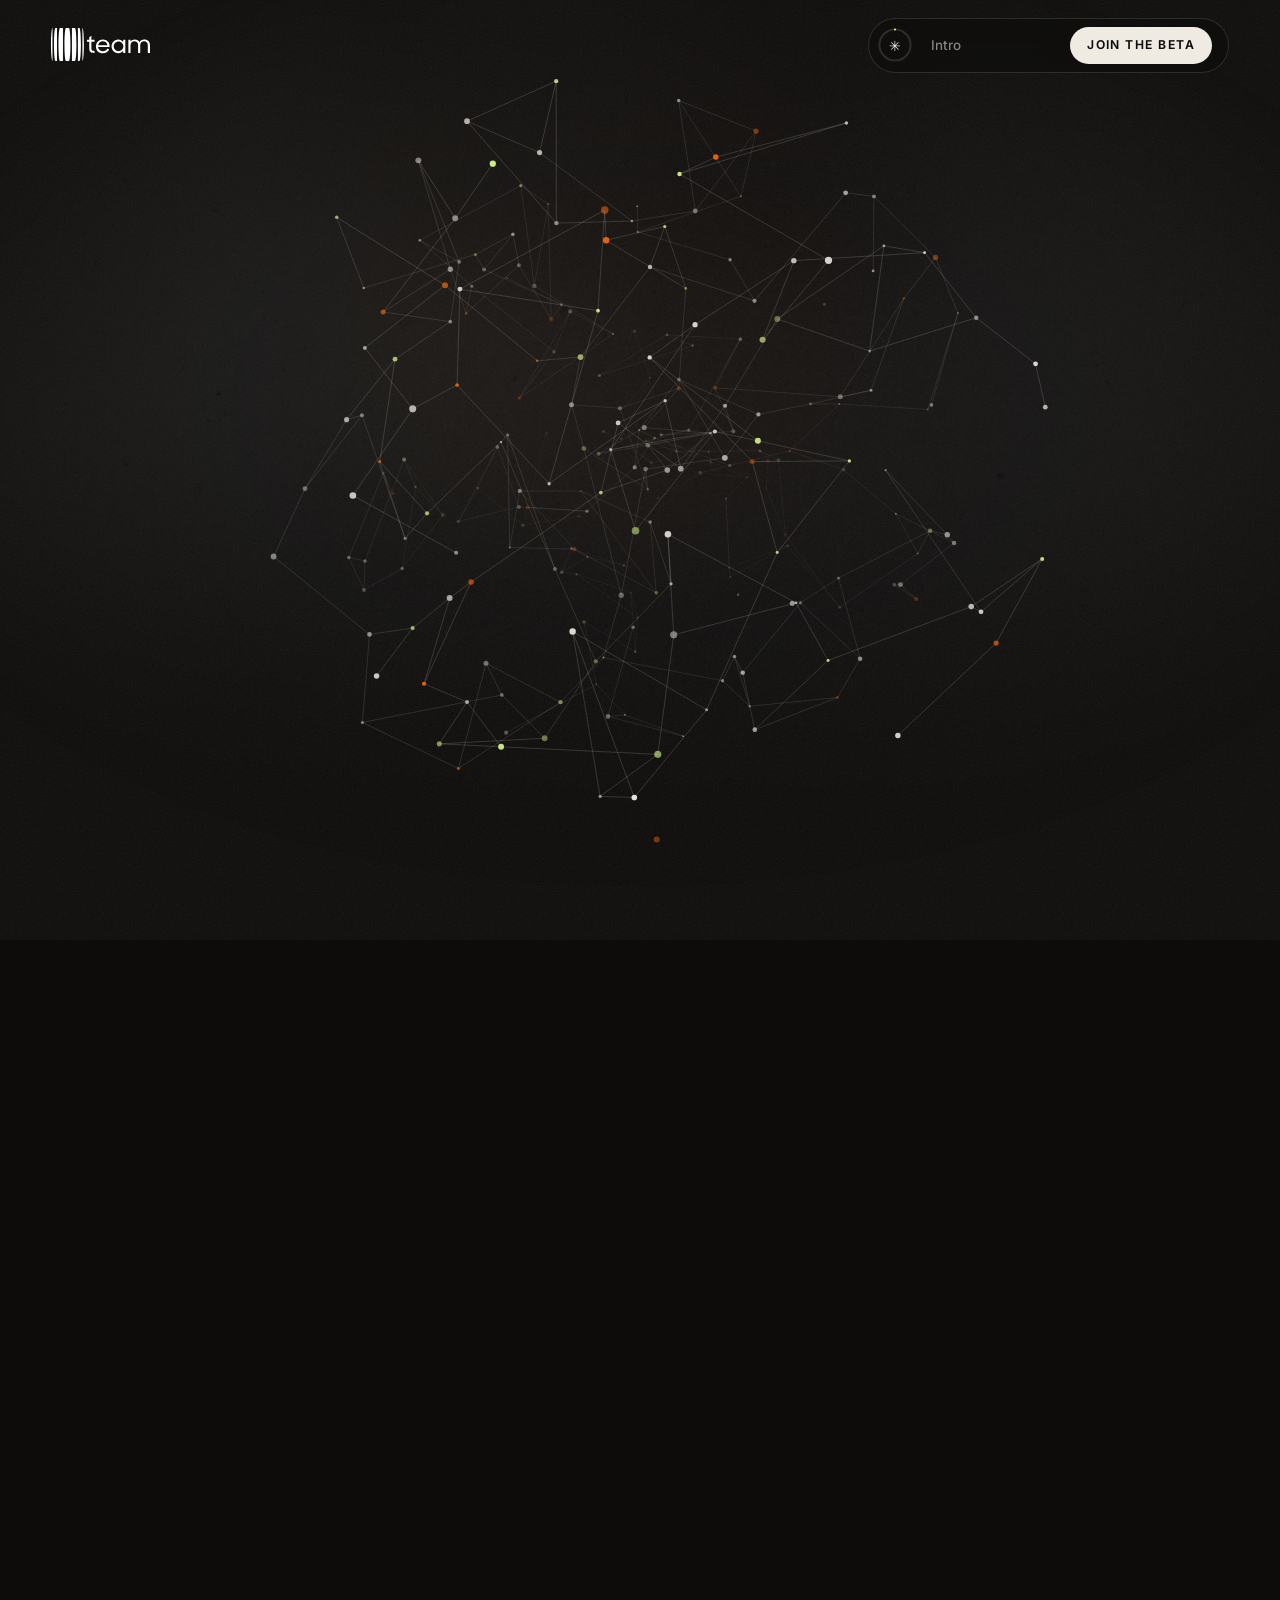
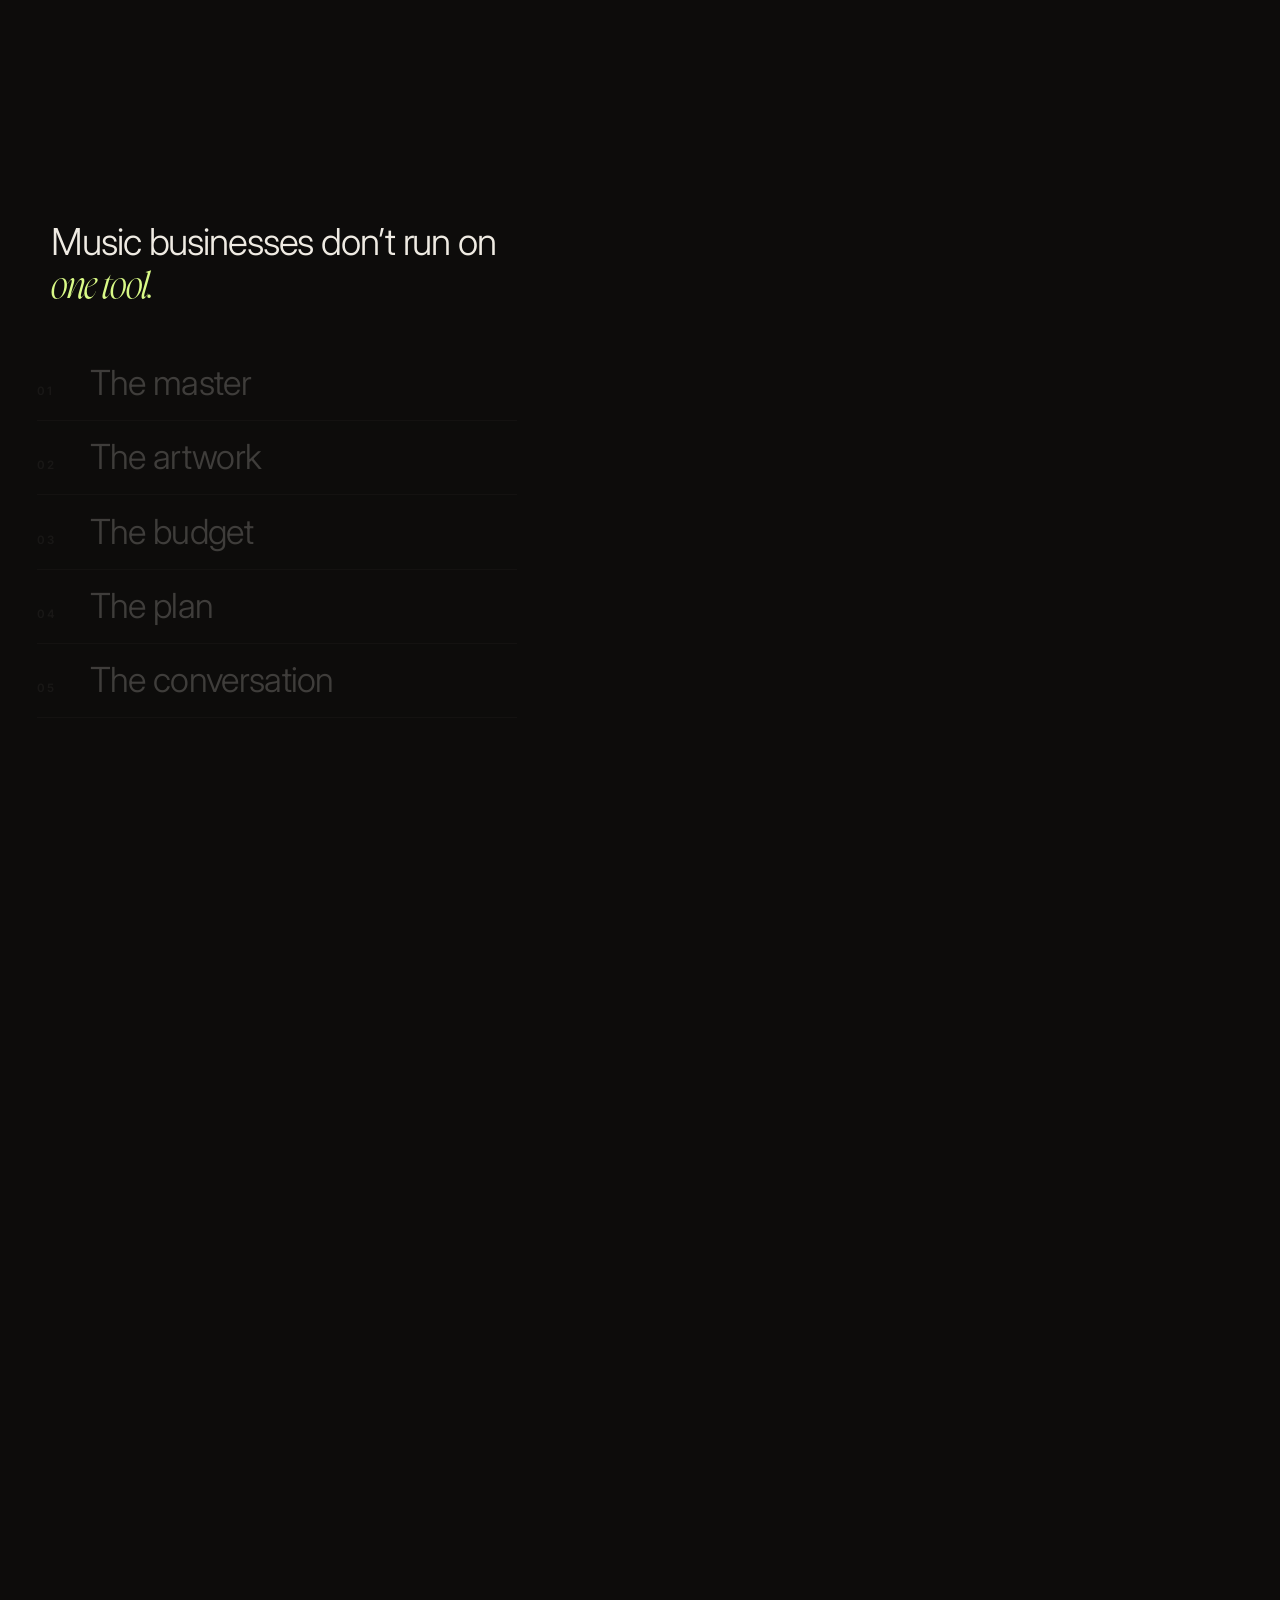
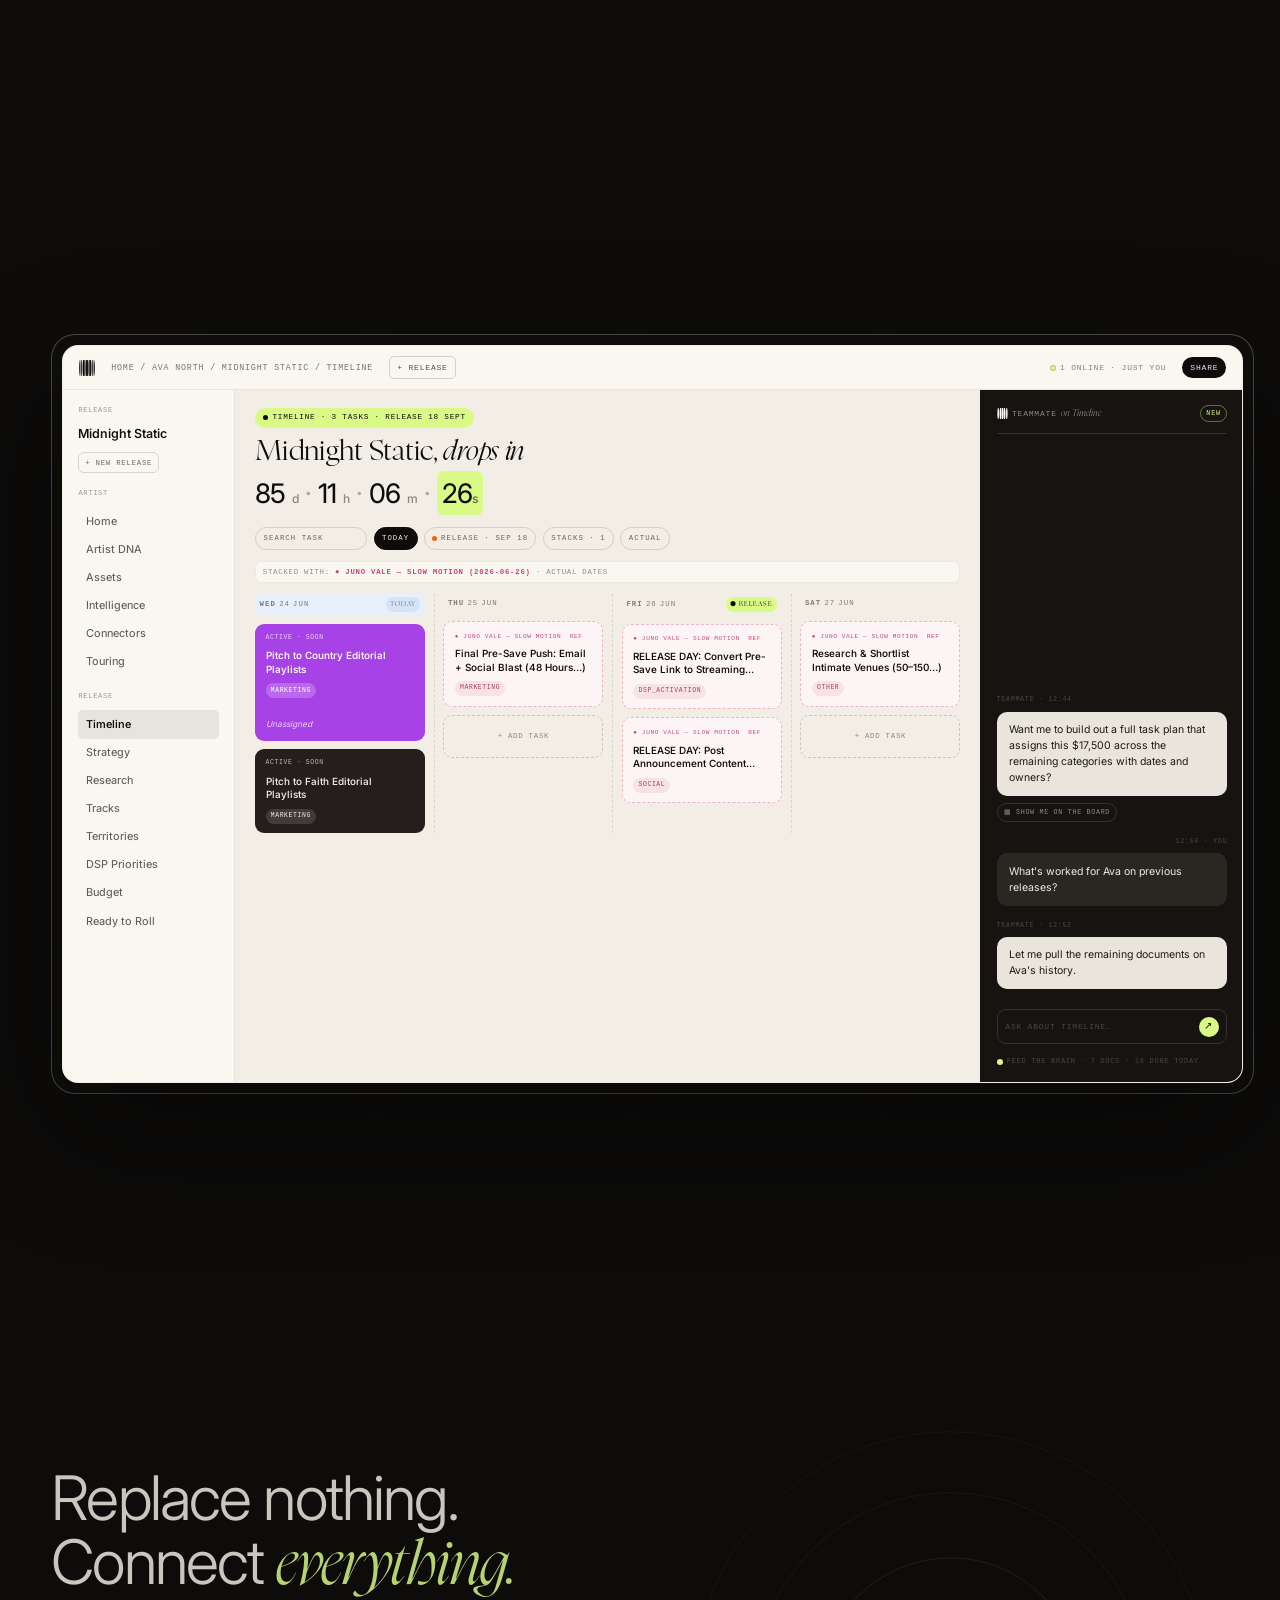
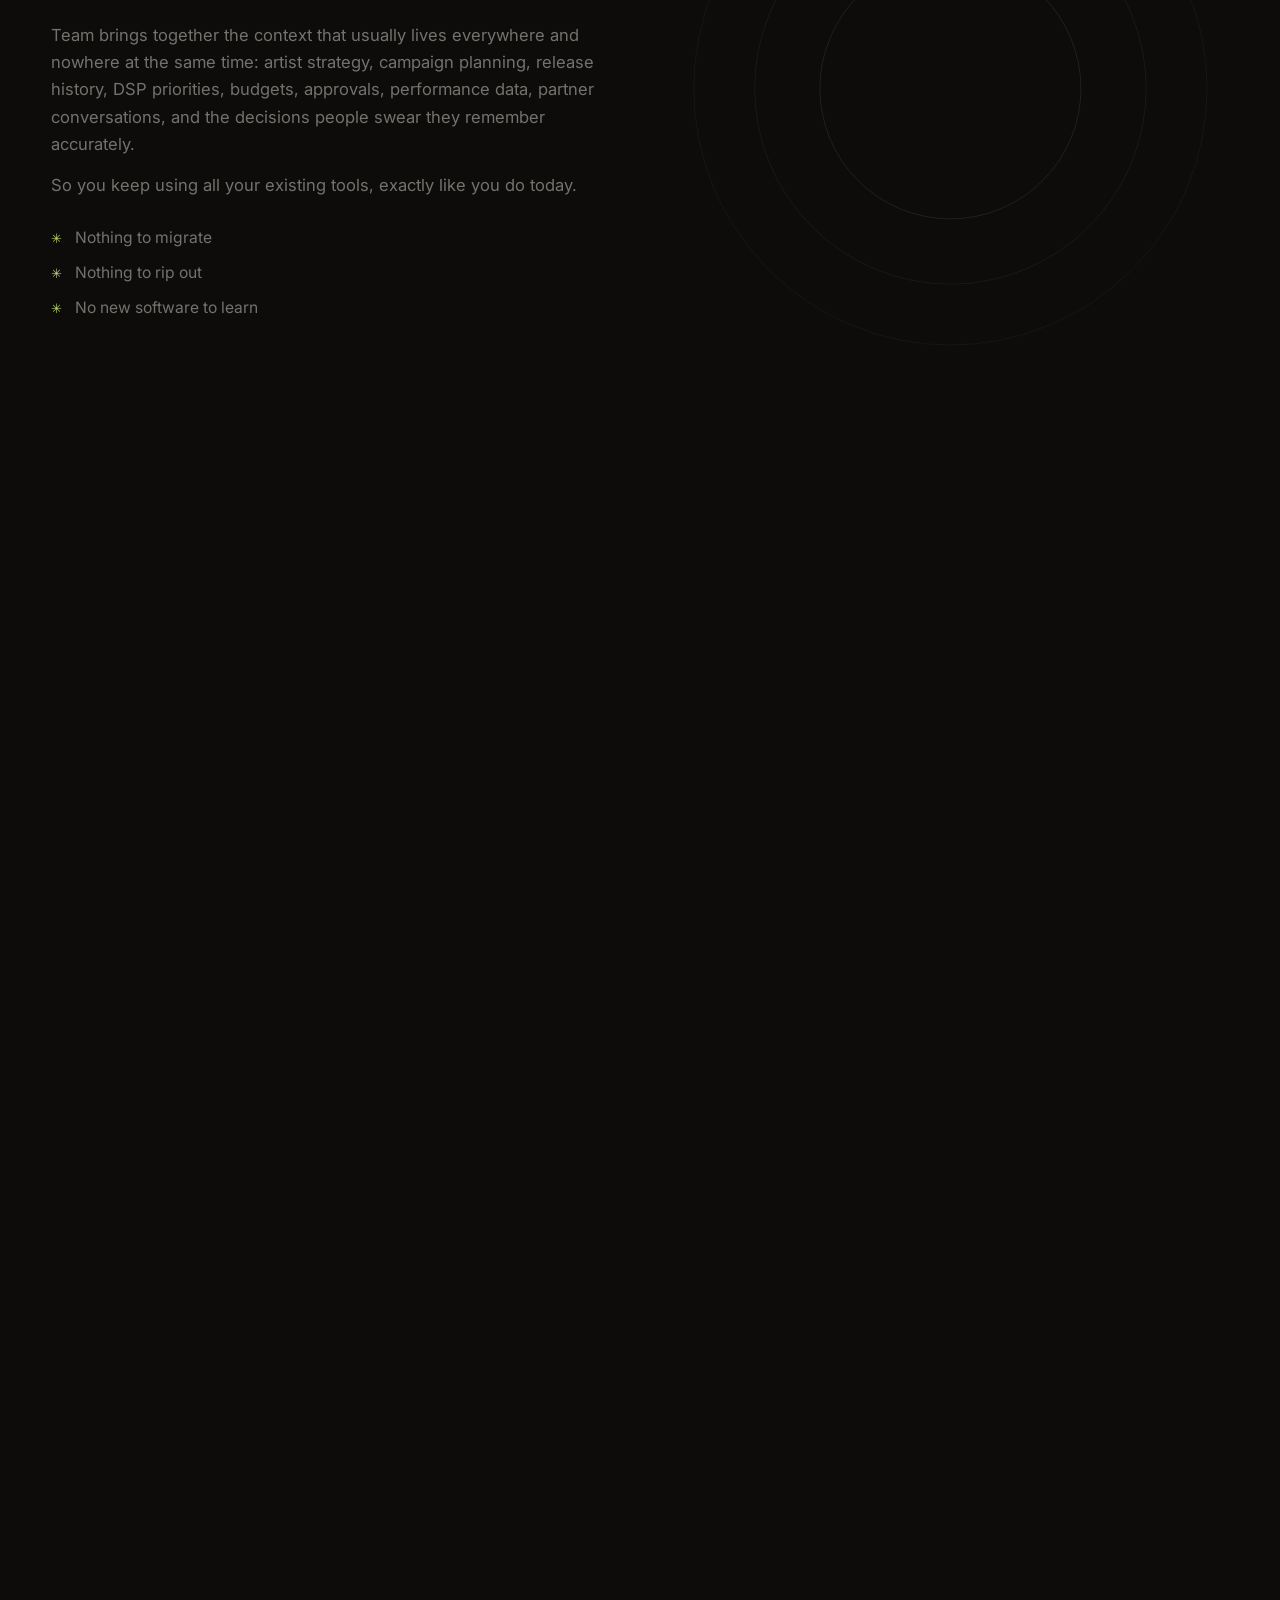
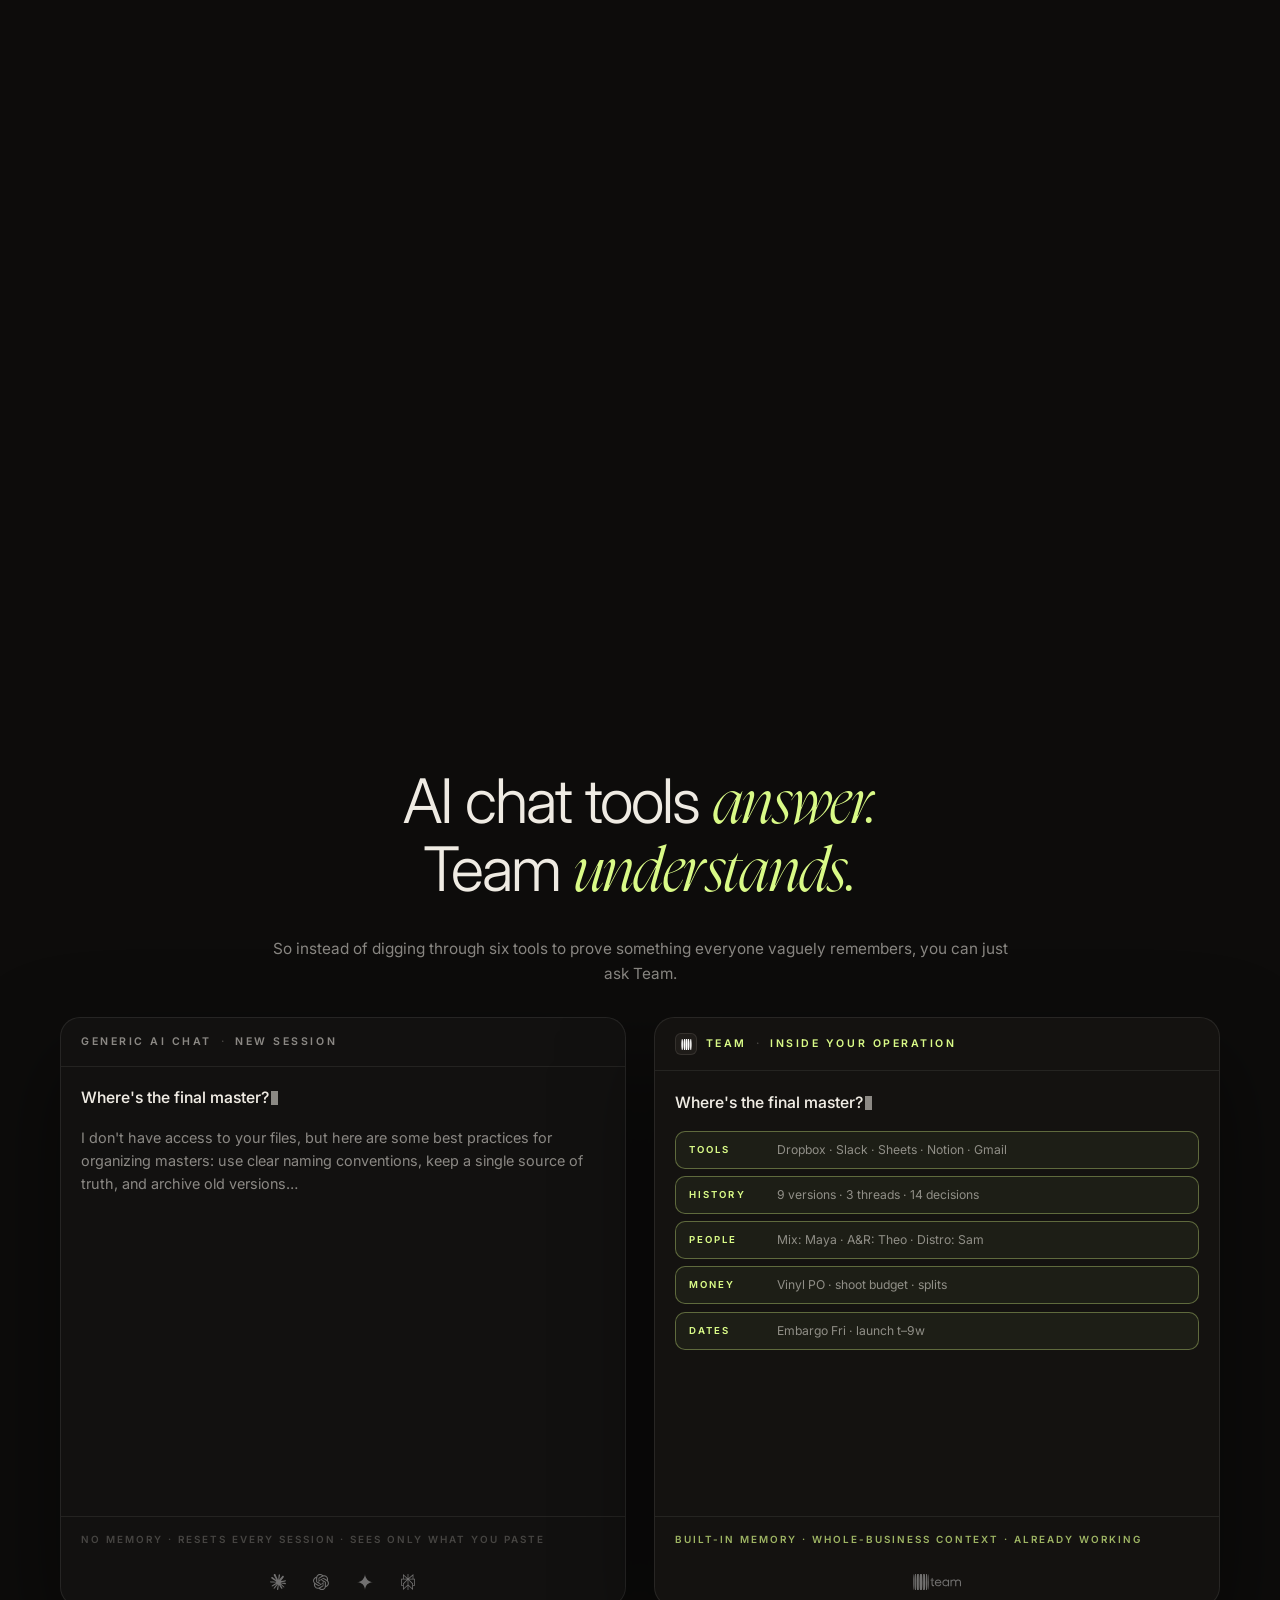
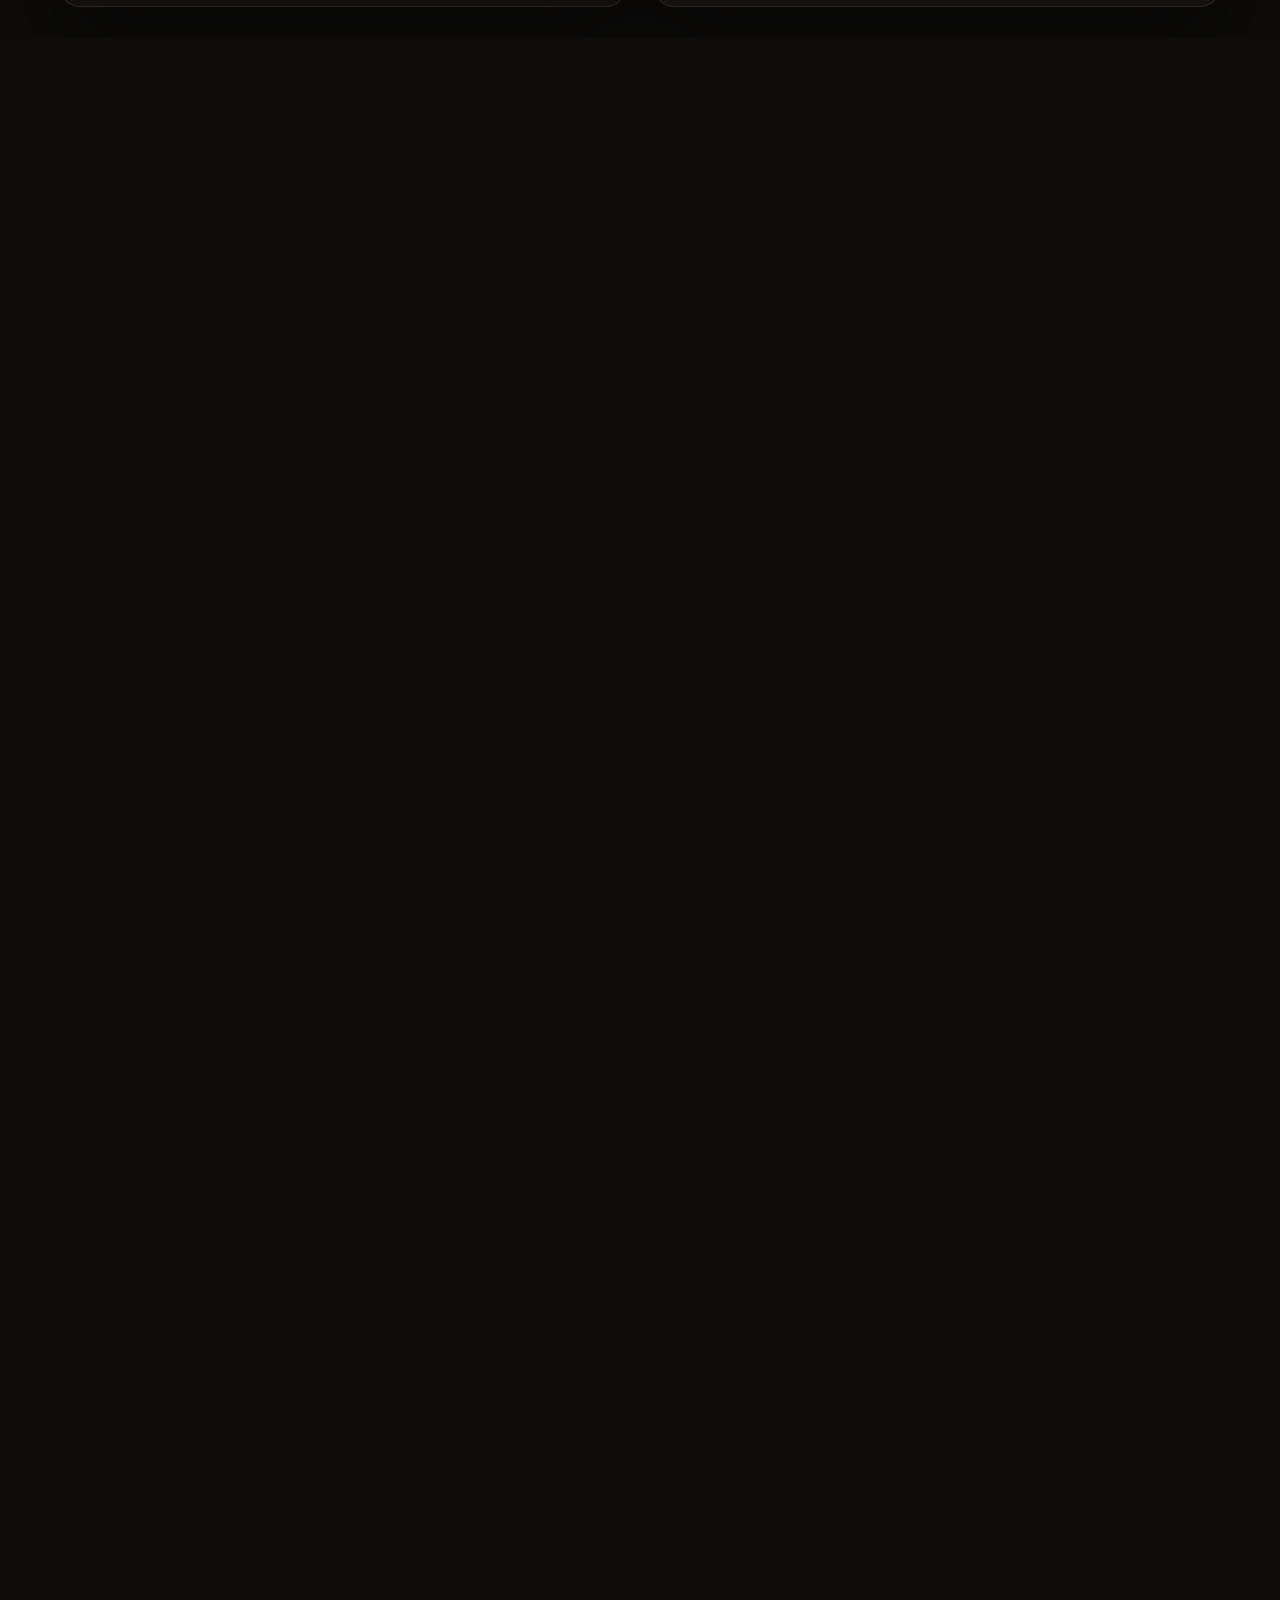
<file: v2/index.html>
<!DOCTYPE html>
<html lang="en">
<head>
<meta charset="UTF-8">
<meta name="viewport" content="width=device-width, initial-scale=1.0, viewport-fit=cover">
<title>Team — A Brain for Music Operations</title>
<meta name="description" content="Team is the operational brain for music companies, artist teams, and modern music businesses. It connects the systems your operation already runs on and turns them into one living intelligence layer.">
<link rel="canonical" href="https://teamrollouts.com/">
<meta name="robots" content="noindex,nofollow">
<meta name="theme-color" content="#0d0c0b">
<meta property="og:type" content="website">
<meta property="og:site_name" content="Team">
<meta property="og:title" content="Team — A Brain for Music Operations">
<meta property="og:description" content="The operational brain for music businesses. Team connects the systems your operation already runs on, remembers the history, and helps you see what matters next.">
<meta property="og:url" content="https://teamrollouts.com/">
<meta property="og:image" content="https://teamrollouts.com/assets/og.png">
<meta property="og:image:width" content="1200">
<meta property="og:image:height" content="630">
<meta name="twitter:card" content="summary_large_image">
<meta name="twitter:title" content="Team — A Brain for Music Operations">
<meta name="twitter:description" content="The operational brain for music businesses. Team connects the systems your operation already runs on, remembers the history, and helps you see what matters next.">
<meta name="twitter:image" content="https://teamrollouts.com/assets/og.png">
<link rel="icon" type="image/png" sizes="64x64" href="assets/logo/favicon.png">
<link rel="apple-touch-icon" href="assets/logo/apple-touch-icon.png">
<link rel="preload" href="assets/fonts/NyghtSerif-LightItalic.woff" as="font" type="font/woff" crossorigin>
<link rel="preload" href="assets/fonts/Inter-Variable.ttf" as="font" type="font/ttf" crossorigin>
<link rel="stylesheet" href="css/main.css?v=20260710a">
<!-- HIDDEN for now (per Simon, 2026-07-08): styles for the parked lorbit/notifications hero
<link rel="stylesheet" href="css/nh-hero.css"> -->

</head>
<body data-loading>

<!-- ══════════════ LOADER ══════════════ -->
<div class="loader" id="loader" aria-hidden="true">
  <div class="loader__mark">
    <img src="assets/logo/team-logo-live.svg" alt="team" class="loader__logo">
    <p class="loader__tag">Operational Intelligence for Music Releases</p>
  </div>
</div>

<!-- ══════════════ CHROME ══════════════ -->
<div class="grain" aria-hidden="true"></div>
<div class="cursor" aria-hidden="true">
  <div class="cursor__eq"><i></i><i></i><i></i><i></i><i></i></div>
</div>
<canvas id="field" class="field" aria-hidden="true"></canvas>

<!-- the core born in the turn; travels into the orbit -->
<div class="traveler" id="traveler" aria-hidden="true">
  <img src="assets/logo/team-logomark-black.png" alt="">
</div>

<!-- ══════════════ NAV — the narrator ══════════════ -->
<a class="brand" href="#top" data-hover><img src="assets/logo/team-logo-live.svg" alt="team — home"></a>

<header class="capsule" id="capsule">
  <div class="capsule__orb" aria-hidden="true">
    <svg viewBox="0 0 44 44">
      <circle class="orb__track" cx="22" cy="22" r="19"/>
      <circle class="orb__prog" cx="22" cy="22" r="19" id="orbProg"/>
    </svg>
    <span class="orb__star">✳</span>
  </div>
  <div class="capsule__act" aria-hidden="true">
    <span class="capsule__name" id="actName">Overture</span>
  </div>
  <nav class="capsule__links" aria-label="Page">
    <a href="#act-access" class="capsule__cta" data-hover>Join the beta</a>
  </nav>
  <button class="capsule__burger" id="burger" aria-label="Menu" aria-expanded="false" data-hover>
    <i></i><i></i>
  </button>
</header>

<div class="menu" id="menu" aria-hidden="true">
  <nav class="menu__list" aria-label="Menu">
    <a href="#act-turn"    data-hover><em>01</em>The idea</a>
    <a href="#act-connect" data-hover><em>02</em>How it works</a>
    <a href="#act-who"     data-hover><em>03</em>Who it's for</a>
    <a href="#act-access"  data-hover><em>04</em>Join the beta</a>
  </nav>
  <p class="menu__foot">Intelligence for music releases <span>✳</span> teamrollouts.com</p>
</div>

<main id="top">

<!-- ══════════════ ACT 0 · OVERTURE ══════════════ -->


<!-- ══════════════ OVERTURE — notifications hero; on scroll it fades in place as the tools fall into orbit around Team ══════════════ -->
<!-- HIDDEN for now (per Simon, 2026-07-08) — remove style="display:none" to bring the notifications hero + logo orbit back -->
<section class="lorbit" id="lorbit" aria-hidden="true" style="display:none">
  <div class="lorbit__stage">
    <div class="nh-hero nh-hero--layer" id="nhHero">
  <div class="nh-hero__grain"></div>
  <div class="nh-hero__orb nh-hero__orb--orange"></div>
  <div class="nh-hero__orb nh-hero__orb--lime"></div>
  <div class="nh-hero-notif-overlay"></div>
  <div class="nh-notif-layer" id="nhNotifLayer">
    <div class="nh-notif" data-depth="0.05" data-layer="near" data-float-y="8" data-float-x="3" data-float-dur="5.2" style="top:12%;left:3%;"><div class="nh-notif__icon"></div><div class="nh-notif__body"><div class="nh-notif__row"><span class="nh-notif__title"></span><span class="nh-notif__time"></span></div><div class="nh-notif__msg"></div></div></div>
    <div class="nh-notif" data-depth="0.06" data-layer="near" data-float-y="6" data-float-x="4" data-float-dur="4.8" style="bottom:14%;right:2%;"><div class="nh-notif__icon"></div><div class="nh-notif__body"><div class="nh-notif__row"><span class="nh-notif__title"></span><span class="nh-notif__time"></span></div><div class="nh-notif__msg"></div></div></div>
    <div class="nh-notif" data-depth="0.055" data-layer="near" data-float-y="7" data-float-x="2" data-float-dur="5.6" style="bottom:28%;left:1%;"><div class="nh-notif__icon"></div><div class="nh-notif__body"><div class="nh-notif__row"><span class="nh-notif__title"></span><span class="nh-notif__time"></span></div><div class="nh-notif__msg"></div></div></div>
    <div class="nh-notif" data-depth="0.04" data-layer="mid" data-float-y="5" data-float-x="3" data-float-dur="6.2" style="top:8%;right:8%;filter:blur(0.5px);"><div class="nh-notif__icon"></div><div class="nh-notif__body"><div class="nh-notif__row"><span class="nh-notif__title"></span><span class="nh-notif__time"></span></div><div class="nh-notif__msg"></div></div></div>
    <div class="nh-notif" data-depth="0.035" data-layer="mid" data-float-y="6" data-float-x="2" data-float-dur="5.8" style="top:38%;right:0%;filter:blur(0.5px);"><div class="nh-notif__icon"></div><div class="nh-notif__body"><div class="nh-notif__row"><span class="nh-notif__title"></span><span class="nh-notif__time"></span></div><div class="nh-notif__msg"></div></div></div>
    <div class="nh-notif" data-depth="0.03" data-layer="mid" data-float-y="4" data-float-x="3" data-float-dur="6.5" style="bottom:8%;left:12%;filter:blur(0.5px);"><div class="nh-notif__icon"></div><div class="nh-notif__body"><div class="nh-notif__row"><span class="nh-notif__title"></span><span class="nh-notif__time"></span></div><div class="nh-notif__msg"></div></div></div>
    <div class="nh-notif" data-depth="0.02" data-layer="far" data-float-y="3" data-float-x="2" data-float-dur="7.0" style="top:22%;left:18%;filter:blur(2px);"><div class="nh-notif__icon"></div><div class="nh-notif__body"><div class="nh-notif__row"><span class="nh-notif__title"></span><span class="nh-notif__time"></span></div><div class="nh-notif__msg"></div></div></div>
    <div class="nh-notif" data-depth="0.015" data-layer="far" data-float-y="4" data-float-x="1" data-float-dur="7.5" style="bottom:32%;right:12%;filter:blur(2px);"><div class="nh-notif__icon"></div><div class="nh-notif__body"><div class="nh-notif__row"><span class="nh-notif__title"></span><span class="nh-notif__time"></span></div><div class="nh-notif__msg"></div></div></div>
    <div class="nh-notif" data-depth="0.022" data-layer="far" data-float-y="3" data-float-x="2" data-float-dur="7.2" style="top:5%;left:40%;filter:blur(2px);"><div class="nh-notif__icon"></div><div class="nh-notif__body"><div class="nh-notif__row"><span class="nh-notif__title"></span><span class="nh-notif__time"></span></div><div class="nh-notif__msg"></div></div></div>
    <div class="nh-notif" data-depth="0.012" data-layer="far" data-float-y="2" data-float-x="3" data-float-dur="8.0" style="bottom:5%;right:30%;filter:blur(2px);"><div class="nh-notif__icon"></div><div class="nh-notif__body"><div class="nh-notif__row"><span class="nh-notif__title"></span><span class="nh-notif__time"></span></div><div class="nh-notif__msg"></div></div></div>
  </div>
  <div class="nh-hero__content">
    <p class="hero__ask"><em>Meet Team.</em></p>
    <h1 class="hero__title">A <em>brain</em> for music operations.</h1>
    <p class="hero__sub">Team connects the systems your music operation already runs on,<br class="bp-md"> turning every tool, file, message, plan, and data point into one living intelligence layer.</p>
    <div class="hero__ctas">
      <a class="btn btn--solid" href="#act-access" data-hover>Join the beta</a>
      <a class="btn btn--ghost" href="https://calendly.com/teamrollouts-demo/30min" target="_blank" rel="noopener" data-hover>Book a walkthrough</a>
    </div>
  </div>
    </div>
    <div class="lorbit__halo"></div>
    <div class="lorbit__path" id="lorbitPath"></div>
    <div class="lorbit__center"><img src="assets/logo/team-logomark-white-trim.png" alt="team"></div>
    <div class="lorbit__chips" id="lorbitChips"></div>
  </div>
</section>

<section class="hero" id="act-hero">
  <div class="hero__stick">
  <div class="hero__bg"><img src="assets/img/bg-01.jpg" alt="" aria-hidden="true"></div>
  <div class="hero__center">
    <p class="hero__ask" data-reveal><em>Meet Team.</em></p>
    <h1 class="hero__title" data-reveal data-delay="70">A <em>brain</em> for music operations.</h1>
    <p class="hero__sub" data-reveal data-delay="140">Team connects the systems your music operation already runs on,<br class="bp-md"> turning every tool, file, message, plan, and data point into one living intelligence layer.</p>
    <div class="hero__ctas" data-reveal data-delay="210">
      <a class="btn btn--solid" href="#act-access" data-hover>Join the beta</a>
      <a class="btn btn--ghost" href="https://calendly.com/teamrollouts-demo/30min" target="_blank" rel="noopener" data-hover>Book a walkthrough</a>
    </div>
  </div>
  <div class="tmate" id="tmate" aria-hidden="true">
    <div class="tmate__head">
      <span class="tmate__mark"><img src="assets/logo/team-logomark-white-trim.png" alt=""></span>
      <b>teammate</b>
      <span class="tmate__time" id="tmateTime">just now</span>
      <span class="tmate__status"></span>
    </div>
    <p class="tmate__msg" id="tmateMsg"></p>
    <span class="tmate__pill"><svg viewBox="0 0 24 24" width="11" height="11" fill="none" stroke="currentColor" stroke-width="2.4"><circle cx="7" cy="7" r="2.6"/><circle cx="17" cy="7" r="2.6"/><circle cx="7" cy="17" r="2.6"/><circle cx="17" cy="17" r="2.6"/></svg>Show me on the board</span>
  </div>
  </div>

</section>

<!-- ══════════════ ACT 1 · THE SCATTER ══════════════ -->
<section class="pin pin--scatter" id="act-scatter" data-scrub="scatter">
  <div class="pin__stage">

    <div class="track">
      <p class="track__lead">Music businesses don’t run on <em>one tool.</em></p>
      <ol class="track__list">
        <li class="trow" data-trow data-group="master"><b>01</b><span>The master</span></li>
        <li class="trow" data-trow data-group="artwork"><b>02</b><span>The artwork</span></li>
        <li class="trow" data-trow data-group="budget"><b>03</b><span>The budget</span></li>
        <li class="trow" data-trow data-group="plan"><b>04</b><span>The plan</span></li>
        <li class="trow" data-trow data-group="convo"><b>05</b><span>The conversation</span></li>
      </ol>
    </div>

    <p class="truth truth--memory" data-memory><span>And, somehow, one person who remembers everything…<br class="bp-md"> <em>until they’re on vacation.</em></span></p>
    <p class="truth" data-truth><span>The truth lives<br><em>everywhere</em> and <em>nowhere</em>.</span></p>

    <!-- notification tiles · real apps · grouped to the tracklist -->
    <div class="tile" data-group="master"  style="--x:56%; --y:22%; --d:1.15; --r:-5deg; --b:0px"  data-tile><img src="assets/logos/dropbox.svg" alt=""><div><b>Dropbox</b><span>Single_Master_FINAL_v9.wav</span><i>3 versions older than the email thread</i></div><u>1</u></div>
    <div class="tile" data-group="master"  style="--x:70%; --y:58%; --d:0.8;  --r:3deg;  --b:1px"  data-tile><img src="assets/logos/gmail.svg" alt=""><div><b>Gmail</b><span>“which master is final-final?”</span><i>Nobody is sure</i></div><u>2</u></div>
    <div class="tile" data-group="master"  style="--x:80%; --y:34%; --d:0.95; --r:4deg;  --b:1px"  data-tile><img src="assets/logos/googledrive.svg" alt=""><div><b>Drive</b><span>Mix_final_MASTERED (1).wav</span><i>A duplicate of the Dropbox file</i></div><u>1</u></div>
    <div class="tile" data-group="master"  style="--x:48%; --y:68%; --d:1.3;  --r:-4deg; --b:2px"  data-tile><img src="assets/logos/slack.svg" alt=""><div><b>Slack</b><span>“is the v10 bounce in yet?”</span><i>#audio · no reply</i></div><u>3</u></div>
    <div class="tile" data-group="artwork" style="--x:64%; --y:26%; --d:0.9;  --r:4deg;  --b:0px"  data-tile><img src="assets/logos/googledrive.svg" alt=""><div><b>Drive</b><span>artwork_3000x3000_v7.png</span><i>Still unapproved</i></div><u>4</u></div>
    <div class="tile" data-group="artwork" style="--x:52%; --y:62%; --d:1.2;  --r:-3deg; --b:1px"  data-tile><img src="assets/logos/slack.svg" alt=""><div><b>Slack</b><span>“Wait, is that the final artwork?”</span><i>#design · unanswered</i></div><u>1</u></div>
    <div class="tile" data-group="artwork" style="--x:78%; --y:46%; --d:0.7;  --r:2deg;  --b:2px"  data-tile><img src="assets/logos/trello.svg" alt=""><div><b>Trello</b><span>Artwork — Awaiting approval</span><i>Card untouched for 9 days</i></div><u>2</u></div>
    <div class="tile" data-group="artwork" style="--x:46%; --y:36%; --d:1.05; --r:-5deg; --b:0px"  data-tile><img src="assets/logos/gmail.svg" alt=""><div><b>Gmail</b><span>Re: cover art notes</span><i>Feedback was on v5, not v7</i></div><u>3</u></div>
    <div class="tile" data-group="budget"  style="--x:58%; --y:30%; --d:1.35; --r:-3deg; --b:0px"  data-tile><img src="assets/logos/googlesheets.svg" alt=""><div><b>Sheets</b><span>Budget — $2,500 → <em>$3,100</em></span><i>Edited 14:02 · nobody was told</i></div><u>2</u></div>
    <div class="tile" data-group="budget"  style="--x:68%; --y:64%; --d:0.7;  --r:5deg;  --b:2px"  data-tile><img src="assets/logos/notion.svg" alt=""><div><b>Notion</b><span>One-sheet still shows $2,500</span><i>Out of date since 14:02</i></div><u>1</u></div>
    <div class="tile" data-group="budget"  style="--x:76%; --y:18%; --d:0.85; --r:3deg;  --b:1px"  data-tile><img src="assets/logos/googledocs.svg" alt=""><div><b>Docs</b><span>Budget notes — video shoot</span><i>Contradicts the sheet by $600</i></div><u>1</u></div>
    <div class="tile" data-group="budget"  style="--x:46%; --y:50%; --d:1.1;  --r:-5deg; --b:0px"  data-tile><img src="assets/logos/dropbox.svg" alt=""><div><b>Dropbox</b><span>vinyl_quote_2024.pdf</span><i>Never added to the sheet</i></div><u>1</u></div>
    <div class="tile" data-group="budget"  style="--x:84%; --y:42%; --d:0.95; --r:4deg;  --b:1px"  data-tile><img src="assets/logos/bmi.svg" alt=""><div><b>BMI</b><span>Q3 royalty statement posted</span><i>Splits don't match the sheet — 2 writers missing</i></div><u>2</u></div>
    <div class="tile" data-group="plan"    style="--x:54%; --y:18%; --d:0.9;  --r:5deg;  --b:1px"  data-tile><img src="assets/logos/notion.svg" alt=""><div><b>Notion</b><span>Rollout plan / Week 3</span><i>41 blocks · last synced never</i></div><u>7</u></div>
    <div class="tile" data-group="plan"    style="--x:72%; --y:42%; --d:1.1;  --r:-4deg; --b:1px"  data-tile><img src="assets/logos/monday.svg" alt="" class="wide"><div><b>Monday</b><span>Release board — 6 overdue</span><i>3 duplicates of the Notion plan</i></div><u>6</u></div>
    <div class="tile" data-group="plan"    style="--x:50%; --y:66%; --d:0.75; --r:3deg;  --b:2px"  data-tile><img src="assets/logos/asana.svg" alt=""><div><b>Asana</b><span>Pitch playlists — due Fri</span><i>Unassigned</i></div><u>2</u></div>
    <div class="tile" data-group="plan"    style="--x:80%; --y:70%; --d:1.25; --r:-6deg; --b:2px"  data-tile><img src="assets/logos/googlecalendar.svg" alt=""><div><b>Calendar</b><span>Video shoot — Thu 14</span><i>No call sheet attached</i></div><u>1</u></div>
    <div class="tile" data-group="plan"    style="--x:62%; --y:52%; --d:1.05; --r:3deg;  --b:1px"  data-tile><img src="assets/logos/believe.png" alt="" class="wide winv"><div><b>Believe</b><span>Delivery window closes Friday</span><i>Metadata incomplete · artwork still missing</i></div><u>2</u></div>
    <div class="tile" data-group="convo"   style="--x:52%; --y:20%; --d:0.8;  --r:-5deg; --b:1px"  data-tile><img src="assets/logos/slack.svg" alt=""><div><b>Slack</b><span>“Who approved this?”</span><i>#release-ops · 11:47pm</i></div><u>3</u></div>
    <div class="tile" data-group="convo"   style="--x:74%; --y:36%; --d:1.15; --r:4deg;  --b:0px"  data-tile><img src="assets/logos/microsoftteams.svg" alt=""><div><b>Teams</b><span>“Which deck has the DSP plan?”</span><i>Three decks say three things</i></div><u>1</u></div>
    <div class="tile" data-group="convo"   style="--x:60%; --y:64%; --d:1.0;  --r:2deg;  --b:1px"  data-tile><img src="assets/logos/zoom.svg" alt=""><div><b>Zoom</b><span>Distributor call — 45:12</span><i>Actions live in someone's notebook</i></div><u>1</u></div>
    <div class="tile" data-group="convo"   style="--x:84%; --y:56%; --d:0.65; --r:-3deg; --b:2px"  data-tile><img src="assets/logos/gmail.svg" alt=""><div><b>Gmail</b><span>Re: Press embargo date?</span><i>Unanswered · 3 days</i></div><u>12</u></div>
  </div>
</section>

<!-- ══════════════ ACT 2 · THE TURN ══════════════ -->
<section class="pin pin--turn" id="act-turn" data-scrub="turn">
  <div class="pin__stage">
    <div class="turn__until"><p>Until now<span class="blink">.</span></p></div>
    <div class="turn__reveal">
      <h2 class="turn__title turn__title--plain">Team is the <em>operational brain</em> for music companies, artist teams, and modern music businesses.</h2>
    </div>
    <img class="turn__mark" id="turnMark" src="assets/logo/team-logomark-white-trim.png" alt="" aria-hidden="true">
  </div>
</section>

<!-- ══════════════ ACT 2.5 · THE PRODUCT — the app itself ══════════════ -->
<section class="devband" id="devband" aria-label="Team interface preview">
  <div class="device" data-reveal>
    <div class="device__screen dvc--app">
      <div class="app__top">
        <img class="app__mark" src="assets/logo/team-logomark-black.png" alt="">
        <p class="app__crumb mono">HOME / AVA NORTH / MIDNIGHT STATIC / TIMELINE</p>
        <span class="app__pill mono">+ RELEASE</span>
        <span class="app__on mono"><i></i>1 ONLINE &middot; JUST YOU</span>
        <span class="app__share mono">SHARE</span>
      </div>
      <div class="app__cols">
        <aside class="app__nav">
          <p class="mono app__navlab">RELEASE</p>
          <p class="app__rel">Midnight Static</p>
          <p class="app__newrel mono">+ NEW RELEASE</p>
          <p class="mono app__navlab">ARTIST</p>
          <ul><li>Home</li><li>Artist DNA</li><li>Assets</li><li>Intelligence</li><li>Connectors</li><li>Touring</li></ul>
          <p class="mono app__navlab">RELEASE</p>
          <ul><li class="on">Timeline</li><li>Strategy</li><li>Research</li><li>Tracks</li><li>Territories</li><li>DSP Priorities</li><li>Budget</li><li>Ready to Roll</li></ul>
        </aside>
        <div class="app__main">
          <p class="app__chip mono"><i></i>TIMELINE &middot; 3 TASKS &middot; RELEASE 18 SEPT</p>
          <h3 class="app__h">Midnight Static, <em>drops in</em></h3>
          <p class="app__count">85<small>d</small><span>&middot;</span>11<small>h</small><span>&middot;</span><u id="appMins">06</u><small>m</small><span>&middot;</span><b><u id="appSecs">27</u><small>s</small></b></p>
          <div class="app__filters mono"><span class="app__f--search">SEARCH TASK</span><span class="app__f--dark">TODAY</span><span><i></i>RELEASE &middot; SEP 18</span><span>STACKS &middot; 1</span><span>ACTUAL</span></div>
          <p class="app__stacked mono">STACKED WITH: <b>&#9679; JUNO VALE — SLOW MOTION (2026-06-26)</b> &middot; ACTUAL DATES</p>
          <div class="app__days">
            <div class="app__day is-today">
              <p class="app__date mono"><b>WED</b>24<span>JUN</span><em>TODAY</em></p>
              <div class="tcard tcard--purple"><p class="mono tcard__meta">ACTIVE &middot; SOON</p><b>Pitch to Country Editorial Playlists</b><span class="mono">MARKETING</span><i>Unassigned</i></div>
              <div class="tcard tcard--dark"><p class="mono tcard__meta">ACTIVE &middot; SOON</p><b>Pitch to Faith Editorial Playlists</b><span class="mono">MARKETING</span></div>
            </div>
            <div class="app__day">
              <p class="app__date mono"><b>THU</b>25<span>JUN</span></p>
              <div class="tcard tcard--ref"><p class="mono tcard__ref">&#9679; JUNO VALE — SLOW MOTION &nbsp;REF</p><b>Final Pre-Save Push: Email + Social Blast (48 Hours&hellip;)</b><span class="mono">MARKETING</span></div>
              <div class="tcard tcard--add mono">+ ADD TASK</div>
            </div>
            <div class="app__day">
              <p class="app__date mono"><b>FRI</b>26<span>JUN</span><em class="is-rel">&#9679; RELEASE</em></p>
              <div class="tcard tcard--ref"><p class="mono tcard__ref">&#9679; JUNO VALE — SLOW MOTION &nbsp;REF</p><b>RELEASE DAY: Convert Pre-Save Link to Streaming&hellip;</b><span class="mono">DSP_ACTIVATION</span></div>
              <div class="tcard tcard--ref"><p class="mono tcard__ref">&#9679; JUNO VALE — SLOW MOTION &nbsp;REF</p><b>RELEASE DAY: Post Announcement Content&hellip;</b><span class="mono">SOCIAL</span></div>
            </div>
            <div class="app__day">
              <p class="app__date mono"><b>SAT</b>27<span>JUN</span></p>
              <div class="tcard tcard--ref"><p class="mono tcard__ref">&#9679; JUNO VALE — SLOW MOTION &nbsp;REF</p><b>Research &amp; Shortlist Intimate Venues (50&ndash;150&hellip;)</b><span class="mono">OTHER</span></div>
              <div class="tcard tcard--add mono">+ ADD TASK</div>
            </div>
          </div>
        </div>
        <aside class="app__chat">
          <p class="app__chathead mono"><img src="assets/logo/team-logomark-white-trim.png" alt=""> TEAMMATE <em>on Timeline</em><span>NEW</span></p>
          <div class="app__scroll">
            <div class="app__msg"><u class="mono">TEAMMATE &middot; 12:44</u>
              <p>Want me to build out a full task plan that assigns this $17,500 across the remaining categories with dates and owners?</p>
              <span class="mono">&#9638; SHOW ME ON THE BOARD</span></div>
            <div class="app__msg app__msg--you"><u class="mono">12:50 &middot; YOU</u>
              <p>What's worked for Ava on previous releases?</p></div>
            <div class="app__msg"><u class="mono">TEAMMATE &middot; 12:52</u>
              <p>Let me pull the remaining documents on Ava's history.</p></div>
          </div>
          <div class="app__ask mono">ASK ABOUT TIMELINE&hellip;<i>&#8599;</i></div>
          <p class="app__feed mono"><i></i>FEED THE BRAIN &middot; 7 DOCS &middot; 18 DONE TODAY</p>
        </aside>
      </div>
    </div>
  </div>
</section>

<!-- ══════════════ ACT 3 · CONNECT ══════════════ -->
<section class="pin pin--connect" id="act-connect" data-scrub="connect">
  <div class="pin__stage stage--split">
    <div class="split__copy">
      <h2 class="h2">Replace nothing.<br>Connect <em>everything.</em></h2>
      <p class="lede">Team brings together the context that usually lives everywhere and nowhere at the same time: artist strategy, campaign planning, release history, DSP priorities, budgets, approvals, performance data, partner conversations, and the decisions people swear they remember accurately.</p>
      <p class="lede lede--follow">So you keep using all your existing tools, exactly like you do today.</p>
      <ul class="ticks">
        <li>Nothing to migrate</li>
        <li>Nothing to rip out</li>
        <li>No new software to learn</li>
      </ul>
    </div>
    <div class="split__viz">
      <svg class="orbit" viewBox="0 0 640 640" role="img" aria-label="Your tools connected to one core">
        <defs>
          <radialGradient id="ofade" gradientUnits="userSpaceOnUse" cx="320" cy="320" r="300">
            <stop offset="0" stop-color="#efebe3" stop-opacity=".4"/>
            <stop offset=".55" stop-color="#efebe3" stop-opacity=".22"/>
            <stop offset="1" stop-color="#efebe3" stop-opacity="0"/>
          </radialGradient>
        </defs>
        <g class="orbit__rings" fill="none" stroke="currentColor">
          <circle cx="320" cy="320" r="150" opacity=".10"/>
          <circle cx="320" cy="320" r="225" opacity=".07"/>
          <circle cx="320" cy="320" r="295" opacity=".05"/>
        </g>
        <!-- phantom connections — drawn by js, fading out from the core -->
        <g class="orbit__ghosts" id="oghosts" fill="none"></g>
        <g class="orbit__lines" fill="none" stroke="currentColor" stroke-width="1.5">
          <path class="oline" d="M320 320 L320 95"/>
          <path class="oline" d="M320 320 L529 111"/>
          <path class="oline" d="M320 320 L545 320"/>
          <path class="oline" d="M320 320 L529 529"/>
          <path class="oline" d="M320 320 L320 545"/>
          <path class="oline" d="M320 320 L111 529"/>
          <path class="oline" d="M320 320 L95 320"/>
          <path class="oline" d="M320 320 L214 214"/>
        </g>
        <g class="orbit__packets" id="packets"></g>
        <g class="orbit__nodes">
          <g class="onode" data-x="320" data-y="95"  transform="translate(320 95)"><circle r="34"/><image href="assets/logos/googlesheets.svg" x="-13" y="-13" width="26" height="26"/><text x="0" y="-52">DOCS</text></g>
          <g class="onode" data-x="529" data-y="111" transform="translate(529 111)"><circle r="34"/><image href="assets/logos/bmi.svg" x="-15" y="-15" width="30" height="30"/><text x="0" y="-52">PROs</text></g>
          <g class="onode" data-x="545" data-y="320" transform="translate(545 320)"><circle r="34"/><image href="assets/logos/notion.svg" x="-13" y="-13" width="26" height="26"/><text x="0" y="-52">PM TOOLS</text></g>
          <g class="onode" data-x="529" data-y="529" transform="translate(529 529)"><circle r="34"/><image href="assets/logos/googledrive.svg" x="-13" y="-13" width="26" height="26"/><text x="0" y="62">DRIVE</text></g>
          <g class="onode" data-x="320" data-y="545" transform="translate(320 545)"><circle r="34"/><image href="assets/logos/gmail.svg" x="-13" y="-13" width="26" height="26"/><text x="0" y="62">EMAIL</text></g>
          <g class="onode" data-x="111" data-y="529" transform="translate(111 529)"><circle r="34"/><image href="assets/logos/theorchard.svg" x="-19" y="-19" width="38" height="38"/><text x="0" y="62">DISTRIBUTORS</text></g>
          <g class="onode" data-x="95"  data-y="320" transform="translate(95 320)"><circle r="34"/><image href="assets/logos/slack.svg" x="-13" y="-13" width="26" height="26"/><text x="0" y="-52">CHAT TOOLS</text></g>
          <g class="onode" data-x="214" data-y="214" transform="translate(214 214)"><circle r="34"/><image href="assets/logos/googlecalendar.svg" x="-13" y="-13" width="26" height="26"/><text x="0" y="-52">CALENDARS</text></g>
        </g>
        <g class="orbit__core" id="orbitCore" transform="translate(320 320)">
          <circle r="54" class="core__disc"/>
          <image class="core__mark" href="assets/logo/team-logomark-black.png" x="-22" y="-22" width="44" height="44"/>
        </g>
      </svg>
    </div>
  </div>
</section>

<!-- ══════════════ ACT 3.5 · THE DIFFERENCE — chat window vs Team ══════════════ -->
<section class="pin pin--chat" id="act-chat" data-scrub="chat">
  <div class="pin__stage stage--chat">
    <h2 class="h2 chat__head">AI chat tools <em>answer.</em><br>Team <em>understands.</em></h2>
    <p class="chat__sub">So instead of digging through six tools to prove something everyone vaguely remembers, you can just ask Team.</p>
    <div class="chat__panes">
      <div class="pane pane--bot">
        <p class="pane__bar">Generic AI chat <i>·</i> New session</p>
        <div class="pane__body">
          <p class="pane__q"><span id="botQ"></span><i class="caret"></i></p>
          <p class="pane__a" id="botA"></p>
        </div>
        <p class="pane__tags">No memory · Resets every session · Sees only what you paste</p>
        <div class="pane__brands" aria-label="Claude, ChatGPT, Gemini, Perplexity">
          <img src="assets/logos/ai/claude.svg" alt="Claude">
          <img src="assets/logos/ai/openai.svg" alt="ChatGPT">
          <img src="assets/logos/ai/googlegemini.svg" alt="Gemini">
          <img src="assets/logos/ai/perplexity.svg" alt="Perplexity">
        </div>
      </div>
      <div class="pane pane--team">
        <p class="pane__bar"><span class="tmate__mark"><img src="assets/logo/team-logomark-white-trim.png" alt=""></span>Team <i>·</i> Inside your operation</p>
        <div class="pane__body">
          <p class="pane__q"><span id="teamQ"></span><i class="caret"></i></p>
          <div class="strata" id="strata">
            <div class="stratum" data-stratum><b>Tools</b><span>Dropbox · Slack · Sheets · Notion · Gmail</span></div>
            <div class="stratum" data-stratum><b>History</b><span>9 versions · 3 threads · 14 decisions</span></div>
            <div class="stratum" data-stratum><b>People</b><span>Mix: Maya · A&amp;R: Theo · Distro: Sam</span></div>
            <div class="stratum" data-stratum><b>Money</b><span>Vinyl PO · shoot budget · splits</span></div>
            <div class="stratum" data-stratum><b>Dates</b><span>Embargo Fri · launch t–9w</span></div>
          </div>
          <div class="pane__ans" id="teamA">
            <p><b>v10 · /Masters/Single_Master_v10.wav.</b> Approved by Maya in #audio on Tuesday.
              The one-sheet and distributor brief already reference it. I re-briefed both when it landed at 23:41.</p>
            <p class="pane__rcpts"><span>Dropbox ✓</span><span>#audio ✓</span><span>One-sheet ✓</span><span>Distro brief ✓</span></p>
          </div>
        </div>
        <p class="pane__tags pane__tags--team">Built-in memory · Whole-business context · Already working</p>
        <div class="pane__brands pane__brands--team">
          <img src="assets/logo/team-logo-live.svg" alt="Team">
        </div>
      </div>
    </div>
  </div>
</section>

<!-- ══════════════ ACT 4 · REASON ══════════════ -->
<section class="pin pin--reason" id="act-reason" data-scrub="reason">
  <div class="pin__stage stage--split stage--rev">
    <div class="split__copy">
      <h2 class="h2">Team holds<br><em>the whole picture.</em></h2>
      <p class="lede">It remembers the history, understands what’s happening now, and helps you see what changed, what matters, and what to do next. Across every artist, campaign, rollout, release, budget, and decision.</p>
    </div>
    <div class="split__viz split__viz--cards">
      <div class="pulse" aria-hidden="true"><i></i><i></i><i></i></div>
      <div class="insight" data-insight data-kind="change">
        <div class="insight__head">
          <span class="insight__ico"><svg viewBox="0 0 24 24" fill="none" stroke="currentColor" stroke-width="2" stroke-linecap="round" stroke-linejoin="round"><path d="M21 12a9 9 0 1 1-2.64-6.36"/><polyline points="21 3 21 9 15 9"/></svg></span>
          <span class="insight__tag">Change detected</span>
          <span class="insight__dot"></span>
        </div>
        <p>Marketing budget <b>$2,500 → $3,100</b>. Your one-sheet and Notion plan still show the old figure.</p>
        <span class="insight__src">source · Sheets, row 14 — 14:02</span>
      </div>
      <div class="insight" data-insight data-kind="risk">
        <div class="insight__head">
          <span class="insight__ico"><svg viewBox="0 0 24 24" fill="none" stroke="currentColor" stroke-width="2" stroke-linecap="round" stroke-linejoin="round"><path d="M10.29 3.86 1.82 18a2 2 0 0 0 1.71 3h16.94a2 2 0 0 0 1.71-3L13.71 3.86a2 2 0 0 0-3.42 0z"/><line x1="12" y1="9" x2="12" y2="13"/><line x1="12" y1="17" x2="12.01" y2="17"/></svg></span>
          <span class="insight__tag">Timeline risk</span>
          <span class="insight__dot"></span>
        </div>
        <p>Vinyl lead time is <b>11 weeks</b>. Street date is 9 weeks out. Flagging before the PO is placed.</p>
        <span class="insight__src">source · PO #1042 + release timeline</span>
      </div>
      <div class="insight" data-insight data-kind="signal">
        <div class="insight__head">
          <span class="insight__ico"><svg viewBox="0 0 24 24" fill="none" stroke="currentColor" stroke-width="2" stroke-linecap="round" stroke-linejoin="round"><polyline points="3 17 9 11 13 15 21 7"/><polyline points="15 7 21 7 21 13"/></svg></span>
          <span class="insight__tag">Signal</span>
          <span class="insight__dot"></span>
        </div>
        <p>Pre-save velocity <b>doubled</b> since the teaser posted. Worth moving the playlist pitch up.</p>
        <span class="insight__src">source · DSP feed, last 48h</span>
      </div>
    </div>
  </div>
</section>

<!-- ══════════════ ACT 5 · ACT ══════════════ -->
<section class="actwork" id="act-act">
  <div class="actwork__inner">
    <div class="split__copy">
      <h2 class="h2" data-reveal>Then Team<br><em>does the work.</em></h2>
      <p class="lede" data-reveal data-delay="140">Timelines re-cut. Budgets synced everywhere. The missing master chased. Whatever the update, Team provides receipts for all of it, and makes sure only the actions that need a human reach you.</p>
    </div>
    <div class="ledger" data-ledger>
      <div class="ledger__head">
        <span class="tmate__mark"><img src="assets/logo/team-logomark-white-trim.png" alt=""></span>
        <b>teammate</b>
        <span class="ledger__when">Overnight — while you slept</span>
        <span class="ledger__status"></span>
      </div>
      <div class="ledger__row" data-line><span class="t">23:41</span><span class="w">Re-cut release timeline around the new street date</span><span class="s ok">done</span></div>
      <div class="ledger__row" data-line><span class="t">23:43</span><span class="w">Updated budget in Notion + one-sheet <i>(source: Sheets)</i></span><span class="s ok">done</span></div>
      <div class="ledger__row" data-line><span class="t">02:57</span><span class="w">Re-briefed press list on the new embargo date</span><span class="s ok">done</span></div>
      <div class="ledger__row" data-line><span class="t">06:05</span><span class="w">Vinyl PO #1042 needs your sign-off before Friday</span><span class="s wait">needs you</span></div>
      <p class="ledger__sms" data-line>Morning. Four things moved overnight — I handled three. The vinyl PO needs your call before Friday.</p>
      <span class="ledger__pill" data-line><svg viewBox="0 0 24 24" width="11" height="11" fill="none" stroke="currentColor" stroke-width="2.4"><circle cx="7" cy="7" r="2.6"/><circle cx="17" cy="7" r="2.6"/><circle cx="7" cy="17" r="2.6"/><circle cx="17" cy="17" r="2.6"/></svg>Open the morning brief</span>
    </div>
  </div>
</section>

<!-- ══════════════ ACT 6 · THE CATCH ══════════════ -->
<!-- HIDDEN for now (per Simon, 2026-07-08) — remove style="display:none" to bring the 02:43am story back -->
<section class="pin pin--catch" id="act-catch" data-scrub="catch" style="display:none">
  <div class="pin__stage">
    <div class="catch__bg"><img src="assets/img/bg-02.jpg" alt="" aria-hidden="true"></div>
    <div class="catch__sheet">
      <p class="kline" data-k>It's 02:43am.</p>
      <p class="kline" data-k>The video budget doubles in Sheets.</p>
      <p class="kline" data-k>Now the one-sheet, the plan and the PO are all wrong.</p>
      <p class="kline" data-k>Team re-cuts everything.</p>
      <p class="catch__huge" data-slept>All while you <em>slept.</em></p>
    </div>
  </div>
</section>

<!-- ══════════════ ACT 7 · WHO ══════════════ -->
<section class="who" id="act-who">
  <h2 class="h2 who__head" data-reveal>Designed for the people <em>who run releases.</em></h2>
  <p class="who__sub" data-reveal data-delay="100">Music businesses don’t run on one tool. They run on ‘I think it’s in the deck.’</p>
  <div class="who__grid">
    <article class="whocard" data-reveal>
      <span class="whocard__no">①</span>
      <div class="whocard__img"><img src="assets/img/bg-02.jpg" alt="" loading="lazy"></div>
      <h3>Solo<br>Artists</h3>
      <p class="whocard__line"><em>Make the record. Team runs the rollout.</em></p>
      <p>Stay across every moving part of your release without living in the admin of it.</p>
    </article>
    <article class="whocard" data-reveal data-delay="100">
      <span class="whocard__no">②</span>
      <div class="whocard__img"><img src="assets/img/bg-03.jpg" alt="" loading="lazy"></div>
      <h3>Artist<br>managers</h3>
      <p class="whocard__line"><em>The roster runs while you're on the road.</em></p>
      <p>Ops keep moving between flights, calls and shows. You get the three things that actually need you.</p>
    </article>
    <article class="whocard" data-reveal data-delay="200">
      <span class="whocard__no">③</span>
      <div class="whocard__img"><img src="assets/img/bg-01.jpg" alt="" loading="lazy"></div>
      <h3>Indie &amp;<br>major labels</h3>
      <p class="whocard__line"><em>Every artist, every release — one picture.</em></p>
      <p>See how the whole slate ties together: what's working, what's slipping, where to double down next.</p>
    </article>
    <article class="whocard" data-reveal data-delay="300">
      <span class="whocard__no">④</span>
      <div class="whocard__img"><img src="assets/img/bg-02.jpg" alt="" loading="lazy" style="transform:scaleX(-1)"></div>
      <h3>Distributors &amp;<br>partners</h3>
      <p class="whocard__line"><em>Scale without the spreadsheet sprawl.</em></p>
      <p>Hundreds of releases, one reasoning layer across every partner, pipeline and deadline.</p>
    </article>
  </div>
</section>

<!-- ══════════════ ACT 8 · CREDO ══════════════ -->
<!-- HIDDEN for now (per Simon, 2026-07-08) — remove style="display:none" to bring the credo back -->
<section class="credo" id="act-credo" style="display:none">
  <svg class="credo__star" viewBox="0 0 100 100" aria-hidden="true"><g stroke="currentColor" stroke-width="2" stroke-linecap="round" fill="none"><line x1="50" y1="4" x2="50" y2="96"/><line x1="10" y1="27" x2="90" y2="73"/><line x1="90" y1="27" x2="10" y2="73"/></g></svg>
  <div class="credo__grid">
    <div class="credo__copy">
      <h2 class="credo__title" data-reveal>Not another tool.<br><span>The <em>intelligence</em><br>between them.</span></h2>
      <p class="lede" data-reveal data-delay="120">Everything you already use keeps working. Team is the layer underneath — watching, reasoning, acting — so the stack finally behaves like one system.</p>
      <p class="credo__mark" data-reveal data-delay="200"><em>Connected</em>
        <svg class="star star--m spin" viewBox="0 0 100 100" aria-hidden="true"><g stroke="currentColor" stroke-width="8" stroke-linecap="round"><line x1="50" y1="6" x2="50" y2="94"/><line x1="12" y1="28" x2="88" y2="72"/><line x1="88" y1="28" x2="12" y2="72"/></g></svg>
      <em>by design</em></p>
    </div>
    <ul class="credo__rail">
      <li class="chip" data-strike><i>01</i>Another dashboard to check</li>
      <li class="chip" data-strike><i>02</i>Another tab to keep open</li>
      <li class="chip" data-strike><i>03</i>Another system to migrate to</li>
      <li class="chip" data-strike><i>04</i>Another login to forget</li>
      <li class="chip chip--lit" data-reveal data-delay="300"><i>✳</i>One layer that connects them all — <img src="assets/logo/team-logo-live.svg" alt="team"></li>
    </ul>
  </div>
</section>

<!-- ══════════════ ACT 9 · FINALE ══════════════ -->
<section class="finale" id="act-access">
  <div class="finale__bg"><img src="assets/img/bg-03.jpg" alt="" aria-hidden="true"></div>
  <div class="finale__inner">
    <h2 class="finale__title" data-reveal>Try it on your<br><em>next release.</em></h2>
    <p class="finale__sub" data-reveal data-delay="150">The Team beta program is now open. Sign up today.</p>
    <form class="finale__form" id="betaForm" data-reveal data-delay="260">
      <div class="finale__names">
        <input type="text" name="first_name" required placeholder="First name" aria-label="First name" autocomplete="given-name">
        <input type="text" name="last_name" required placeholder="Last name" aria-label="Last name" autocomplete="family-name">
      </div>
      <div class="finale__row">
        <input type="email" name="email" required placeholder="you@yourlabel.com" aria-label="Email address" autocomplete="email">
        <button type="submit" data-hover>Sign me up</button>
      </div>
      <input type="text" name="website" class="finale__hp" tabindex="-1" autocomplete="off" aria-hidden="true">
      <span class="finale__sent">✳ &nbsp;You're on the list — we'll be in touch.</span>
      <span class="finale__err">Something went wrong — please try again, or email simon@teamrollouts.com.</span>
    </form>
    <a class="finale__demo" href="https://calendly.com/teamrollouts-demo/30min" target="_blank" rel="noopener" data-hover>Book a walkthrough →</a>
  </div>
  <footer class="footer">
    <img src="assets/logo/team-logo-live.svg" alt="team" class="footer__logo">
    <p>Operational Intelligence for Music Releases</p>
    <p class="footer__legal">© 2026 Team Rollouts</p>
  </footer>
</section>

</main>
<script src="js/main.js?v=20260710a"></script>
<!-- HIDDEN for now (per Simon, 2026-07-08): scripts for the parked lorbit/notifications hero
<script src="js/nh-hero.js"></script>
<script src="js/orbit-logos.js"></script> -->
</body>
</html>
</file>
<file: v1/css/main.css>
/* ═══════════════════════════════════════════════════════════════
   team v4 — "Mission Narrative"
   Inter (display, tight) · Nyght Light Italic (one phrase per act)
   · mono utility voice (kickers, telemetry, annotations)
   Quality bar: saronic.com / anduril.com
   ═══════════════════════════════════════════════════════════════ */

@font-face{font-family:'Nyght';src:url('../assets/fonts/NyghtSerif-Light.woff') format('woff');font-weight:300;font-display:swap}
@font-face{font-family:'Nyght';src:url('../assets/fonts/NyghtSerif-LightItalic.woff') format('woff');font-style:italic;font-weight:300;font-display:swap}
@font-face{font-family:'InterV';src:url('../assets/fonts/Inter-Variable.ttf') format('truetype');font-weight:100 900;font-display:swap}

:root{
  --font-display:'InterV',Inter,-apple-system,sans-serif;
  --font-serif:'Nyght',Georgia,serif;
  --font-sans:'InterV',Inter,-apple-system,sans-serif;
  --font-mono:ui-monospace,'SF Mono','JetBrains Mono',Menlo,monospace;

  --ink:#0d0c0b;
  --ink-2:#141210;
  --bone:#efebe3;
  --bone-dim:rgba(239,235,227,.55);
  --bone-faint:rgba(239,235,227,.26);
  --line:rgba(239,235,227,.13);
  --lime:#d9fa87;
  --signal:#f56002;          /* alerts / risk ONLY */
  --slate:#282624;

  --ease:cubic-bezier(.16,1,.3,1);
  --pad:clamp(1.4rem,4.5vw,5rem);
}

*{margin:0;padding:0;box-sizing:border-box}
html{scroll-behavior:smooth}
body{
  background:var(--ink);color:var(--bone);
  font-family:var(--font-sans);font-weight:380;
  font-size:16px;line-height:1.5;
  -webkit-font-smoothing:antialiased;text-rendering:optimizeLegibility;
  font-synthesis:none;
  overflow-x:clip;
}
a{color:inherit;text-decoration:none}
img{max-width:100%;display:block}
em{font-family:var(--font-serif);font-style:italic;font-weight:300}
.mono{font-family:var(--font-mono);font-weight:500;letter-spacing:.14em}
.bp-md{display:none}
@media(min-width:820px){.bp-md{display:inline}}

/* ─── grain ─── */
.grain{position:fixed;inset:-60px;z-index:95;pointer-events:none;opacity:.05;
  background-image:url("data:image/svg+xml,%3Csvg viewBox='0 0 256 256' xmlns='http://www.w3.org/2000/svg'%3E%3Cfilter id='n'%3E%3CfeTurbulence type='fractalNoise' baseFrequency='0.9' numOctaves='4' stitchTiles='stitch'/%3E%3C/filter%3E%3Crect width='100%25' height='100%25' filter='url(%23n)'/%3E%3C/svg%3E");
  background-size:210px 210px;animation:grain 9s steps(10) infinite}
@keyframes grain{
  0%,100%{transform:translate(0,0)}10%{transform:translate(-3%,-2%)}20%{transform:translate(2%,3%)}
  30%{transform:translate(-4%,2%)}40%{transform:translate(3%,-3%)}50%{transform:translate(-2%,4%)}
  60%{transform:translate(4%,1%)}70%{transform:translate(-3%,-4%)}80%{transform:translate(1%,2%)}90%{transform:translate(-1%,-3%)}}

/* ─── cursor: native by default; logomark equalizer over interactive ─── */
.cursor{position:fixed;left:0;top:0;z-index:99;pointer-events:none;display:none}
@media (pointer:fine){.cursor{display:block}}
html.eqcur a,html.eqcur button,html.eqcur [data-hover]{cursor:none}
.cursor__eq{display:flex;align-items:center;justify-content:center;gap:2.5px;height:22px;
  transform:translate(-50%,-50%) scale(.4);opacity:0;
  transition:opacity .18s ease,transform .22s var(--ease)}
.cursor.is-on .cursor__eq{opacity:1;transform:translate(-50%,-50%) scale(1)}
.cursor__eq i{width:3px;height:20px;border-radius:2px;background:var(--bone);
  transform:scaleY(.4);transform-origin:center}
.cursor.is-ink .cursor__eq i{background:var(--ink)}
.cursor.is-on .cursor__eq i{animation:eqbar 1.05s ease-in-out infinite}
.cursor__eq i:nth-child(1){animation-delay:-.15s}
.cursor__eq i:nth-child(2){animation-delay:-.45s}
.cursor__eq i:nth-child(3){animation-delay:0s}
.cursor__eq i:nth-child(4){animation-delay:-.7s}
.cursor__eq i:nth-child(5){animation-delay:-.3s}
@keyframes eqbar{0%,100%{transform:scaleY(.3)}50%{transform:scaleY(1)}}

/* ─── loader ─── */
.loader{position:fixed;inset:0;z-index:200;background:var(--ink);
  display:grid;place-items:center;
  transition:opacity .7s var(--ease),visibility .7s}
body:not([data-loading]) .loader{opacity:0;visibility:hidden}
.loader__mark{text-align:center}
.loader__logo{height:44px;margin:0 auto 1.1rem;
  animation:lmark 1.1s var(--ease) both}
@keyframes lmark{from{opacity:0;transform:translateY(10px)}to{opacity:1;transform:none}}
.loader__tag{font-size:.62rem;letter-spacing:.42em;color:var(--bone-dim);
  animation:lmark 1.1s .25s var(--ease) both}
.loader__caret{display:inline-block;width:7px;height:11px;background:var(--lime);
  margin-left:.5em;vertical-align:-1px;animation:blink 1.05s steps(1) infinite}
@keyframes blink{50%{opacity:0}}

/* ─── top chrome ─── */
.topscrim{position:fixed;top:0;left:0;right:0;height:5.4rem;z-index:60;pointer-events:none;
  display:none;backdrop-filter:blur(14px);-webkit-backdrop-filter:blur(14px);
  -webkit-mask-image:linear-gradient(#000 35%,transparent);mask-image:linear-gradient(#000 35%,transparent)}
@media(max-width:900px){.topscrim{display:block}}
.brand{position:fixed;top:1.6rem;left:var(--pad);z-index:80;display:block}
.brand img{height:30px;width:auto}
.brand img,.loader__logo{filter:brightness(0) invert(1)}
.topcta{position:fixed;top:1.45rem;right:var(--pad);z-index:80;display:flex;gap:.6rem}
/* desktop: the top CTAs defer to the hero's own until it scrolls away */
@media(min-width:901px){
  .topcta{opacity:0;pointer-events:none;transform:translateY(-6px);
    transition:opacity .45s var(--ease),transform .45s var(--ease)}
  .topcta.on{opacity:1;pointer-events:auto;transform:none}
}

/* buttons — squared, mono voice (Saronic register) */
.btn{display:inline-flex;align-items:center;gap:.6em;
  font-family:var(--font-mono);font-weight:600;font-size:.64rem;
  letter-spacing:.18em;text-transform:uppercase;white-space:nowrap;
  padding:.8em 1.5em;border-radius:3px;border:1px solid transparent;
  transition:background .25s,color .25s,border-color .25s}
.btn--solid{background:var(--lime);color:var(--ink)}
.btn--solid:hover{background:var(--bone)}
.btn--ghost{border-color:var(--line);color:var(--bone)}
.btn--ghost:hover{border-color:var(--bone-faint);background:rgba(239,235,227,.05)}
.btn--lg{font-size:.7rem;padding:1em 1.9em}

/* ─── chapter rail ─── */
.rail{position:fixed;left:calc(var(--pad) * .5);top:50%;transform:translateY(-50%) translateX(-10px);
  z-index:70;display:flex;flex-direction:column;gap:.55rem;
  opacity:0;pointer-events:none;
  transition:opacity .55s var(--ease),transform .55s var(--ease)}
.rail.on{opacity:1;pointer-events:auto;transform:translateY(-50%)}
.rail__it{display:flex;align-items:baseline;gap:.7rem;font-size:.58rem;
  color:var(--bone-faint);transition:color .3s}
.rail__it b{font-weight:600;letter-spacing:.14em}
.rail__it span{opacity:0;transform:translateX(-4px);letter-spacing:.2em;text-transform:uppercase;
  transition:opacity .3s,transform .3s var(--ease)}
.rail__it:hover{color:var(--bone-dim)}
.rail__it:hover span{opacity:1;transform:none}
.rail__it.is-live{color:var(--lime)}
/* names appear on hover only — the expanded label would sit over chapter copy */
.rail__it span{pointer-events:none}
@media(max-width:1100px){.rail{display:none}}

/* ═══ 00 · HERO ═══ */
.hero{position:relative;min-height:100svh;overflow:clip;
  display:flex;align-items:center;
  padding:0 var(--pad)}
.hero__ops{position:absolute;inset:0;width:100%;height:100%;z-index:1;pointer-events:none;
  opacity:0;transition:opacity 1.4s var(--ease)}
body:not([data-loading]) .hero__ops{opacity:1}

/* registration ticks */
.reg{position:absolute;width:14px;height:14px;z-index:3;
  border:0 solid var(--bone-faint);pointer-events:none}
.reg--tl{top:5.4rem;left:calc(var(--pad) * .96);border-left-width:1px;border-top-width:1px}
.reg--tr{top:5.4rem;right:calc(var(--pad) * .96);border-right-width:1px;border-top-width:1px}
.reg--bl{bottom:2.6rem;left:calc(var(--pad) * .96);border-left-width:1px;border-bottom-width:1px}
.reg--br{bottom:2.6rem;right:calc(var(--pad) * .96);border-right-width:1px;border-bottom-width:1px}

/* own compositing layer — canvas repaints beneath must never clip the
   italic overhang on the Nyght line */
.hero__inner{position:relative;z-index:4;max-width:58rem;
  transform:translateZ(0);will-change:transform;
  padding-left:.12em;margin-left:-.12em}
.kicker{display:flex;align-items:center;gap:.8em;font-size:.62rem;
  letter-spacing:.34em;color:var(--bone-dim);margin-bottom:1.6rem}
.kicker__pulse{width:7px;height:7px;border-radius:50%;background:var(--lime);flex:none;
  box-shadow:0 0 0 0 rgba(217,250,135,.5);animation:kpulse 2.4s var(--ease) infinite}
@keyframes kpulse{0%{box-shadow:0 0 0 0 rgba(217,250,135,.45)}70%{box-shadow:0 0 0 11px rgba(217,250,135,0)}100%{box-shadow:0 0 0 0 rgba(217,250,135,0)}}

.hero__title{font-family:var(--font-display);font-weight:420;
  letter-spacing:-.042em;line-height:1.04;
  font-size:clamp(3rem,6.6vw,6rem);
  display:flex;flex-direction:column}
.hero__l1,.hero__l2{opacity:0;transform:translateY(26px);padding-left:.12em;margin-left:-.12em}
body:not([data-loading]) .hero__l1{animation:rise 1s .15s var(--ease) both}
body:not([data-loading]) .hero__l2{animation:rise 1s .3s var(--ease) both}
@keyframes rise{from{opacity:0;transform:translateY(26px)}to{opacity:1;transform:none}}
.hero__l2 em{font-family:var(--font-serif);font-style:italic;font-weight:300;
  font-synthesis:none;letter-spacing:-.015em}

.hero__sub{margin-top:1.7rem;max-width:34rem;
  font-size:clamp(.95rem,1.15vw,1.05rem);line-height:1.65;color:var(--bone-dim);
  opacity:0}
body:not([data-loading]) .hero__sub{animation:rise .9s .5s var(--ease) both}
.hero__cta{display:flex;gap:.75rem;margin-top:2.3rem;opacity:0}
body:not([data-loading]) .hero__cta{animation:rise .9s .65s var(--ease) both}

/* telemetry feed */
.tele{position:absolute;right:var(--pad);bottom:10.5rem;z-index:4;width:300px;
  font-size:.58rem;letter-spacing:.12em;text-align:left;
  background:rgba(13,12,11,.82);border:1px solid var(--line);border-radius:4px;
  padding:.75rem .85rem;backdrop-filter:blur(6px);-webkit-backdrop-filter:blur(6px)}
.tele__head{display:flex;align-items:center;gap:.6em;color:var(--bone-faint);
  letter-spacing:.28em;padding-bottom:.55rem;margin-bottom:.55rem;
  border-bottom:1px solid var(--line)}
.tele__head i{width:5px;height:5px;border-radius:50%;background:var(--lime);animation:blink 1.6s steps(1) infinite}
.tele__lines{display:flex;flex-direction:column;gap:.42rem}
.tele__ln{display:flex;gap:.9em;color:var(--bone-dim);
  opacity:0;transform:translateY(6px);
  transition:opacity .5s var(--ease),transform .5s var(--ease)}
.tele__ln.on{opacity:1;transform:none}
.tele__ln u{text-decoration:none;color:var(--bone-faint);flex:none}
.tele__ln.k-risk b{color:var(--signal)}
.tele__ln.k-sig b{color:var(--lime)}
.tele__ln b{font-weight:500}

/* bottom strip */
.hero__strip{position:absolute;left:var(--pad);right:var(--pad);bottom:2.6rem;z-index:4;
  display:flex;justify-content:space-between;
  font-size:.56rem;letter-spacing:.3em;color:var(--bone-faint)}
.hero__scroll{animation:scrollnudge 2.6s var(--ease) infinite}
@keyframes scrollnudge{0%,100%{transform:translateY(0)}50%{transform:translateY(4px)}}

/* ═══ next chapters cap ═══ */
.nextcap{min-height:64svh;display:grid;place-items:center;padding:14vh var(--pad);
  border-top:1px solid var(--line)}
.nextcap__frame{text-align:center}
.nextcap__k{font-size:.6rem;letter-spacing:.34em;color:var(--bone-faint);margin-bottom:1.2rem}
.nextcap__t{font-family:var(--font-display);font-weight:380;letter-spacing:-.03em;
  font-size:clamp(1.5rem,2.6vw,2.3rem);color:var(--bone-dim)}
.nextcap__t em{color:var(--bone)}

/* ═══ mobile ═══ */
@media(max-width:900px){
  .brand img{height:26px}
  .topcta .btn--ghost{display:none}
  .hero{align-items:flex-end;padding-bottom:9.5rem}
  .hero__inner{margin-bottom:0}
  .hero__title{font-size:clamp(2.35rem,10.5vw,3.2rem)}
  .hero__sub{font-size:.92rem}
  .hero__cta{flex-wrap:wrap}
  .tele{right:auto;left:var(--pad);top:5.6rem;bottom:auto;width:min(280px,72vw)}
  .tele__lines .tele__ln:nth-child(n+4){display:none}
  .reg--tl,.reg--tr{top:4.6rem}
  .hero__strip{bottom:1.4rem}
}

/* ═══ reduced motion ═══ */
@media (prefers-reduced-motion:reduce){
  .grain,.kicker__pulse,.hero__scroll,.loader__caret,.tele__head i{animation:none !important}
  .cursor{display:none !important}
  .hero__l1,.hero__l2,.hero__sub,.hero__cta{opacity:1 !important;transform:none !important;animation:none !important}
}

/* ═══════════════════════════════════════════════════════════════
   CHAPTERS 01–09
   ═══════════════════════════════════════════════════════════════ */

/* ── shared voices ── */
.ck{font-size:.6rem;letter-spacing:.34em;color:var(--bone-dim);margin-bottom:1.5rem}
.h2{font-family:var(--font-display);font-weight:420;letter-spacing:-.038em;line-height:1.06;
  font-size:clamp(2.3rem,4.6vw,4.1rem)}
.h2 em,.h1b em{font-family:var(--font-serif);font-style:italic;font-weight:300;letter-spacing:-.015em}
.h1b{font-family:var(--font-display);font-weight:420;letter-spacing:-.04em;line-height:1.05;
  font-size:clamp(2.7rem,5.6vw,5.2rem)}
.lede{margin-top:1.4rem;max-width:32rem;font-size:clamp(.95rem,1.1vw,1.03rem);
  line-height:1.65;color:var(--bone-dim)}
.ticks{list-style:none;margin-top:1.9rem;display:flex;flex-direction:column;gap:.55rem}
.ticks li{display:flex;align-items:center;gap:.7rem;font-size:.92rem;color:var(--bone-dim)}
.ticks li::before{content:"✳";color:var(--lime);font-size:.8rem}

/* pin scaffolding */
.pin{position:relative}
.pin__stage{position:sticky;top:0;height:100svh;overflow:clip;
  display:grid;align-content:center;padding:0 var(--pad)}

/* light chapters */
.ch--light{background:var(--bone);color:var(--ink)}
.ch--light .ck{color:rgba(13,12,11,.45)}
.ch--light .lede{color:rgba(13,12,11,.62)}
.ch--light .ticks li{color:rgba(13,12,11,.62)}
.ch--light .ticks li::before{color:var(--lime)}

/* chrome flips over light ground */
body[data-theme="light"] .brand img{filter:brightness(0)}
body[data-theme="light"] .topcta .btn--ghost{border-color:rgba(13,12,11,.22);color:var(--ink)}
body[data-theme="light"] .topcta .btn--ghost:hover{background:rgba(13,12,11,.05)}
body[data-theme="light"] .rail__it{color:rgba(13,12,11,.3)}
body[data-theme="light"] .rail__it:hover{color:rgba(13,12,11,.55)}
body[data-theme="light"] .rail__it.is-live{color:var(--lime)}
body[data-theme="light"] .cursor__eq i{background:var(--ink)}
body[data-theme="light"] .grain{opacity:.035}

/* [data-reveal] entrances */
[data-reveal]{opacity:0;transform:translateY(26px);
  transition:opacity .8s var(--ease),transform .9s var(--ease);
  transition-delay:calc(var(--i,0) * .09s)}
[data-reveal].in{opacity:1;transform:none}

/* ═══ 01 · THE OPERATION ═══ */
.pin--op{height:280svh}
.stage--op{grid-template-columns:.9fr 1.1fr;gap:clamp(2rem,5vw,5.5rem);align-items:center}
.op__fraynote{margin-top:1.6rem;font-size:1.02rem;color:rgba(13,12,11,.75);opacity:0}
.op__fraynote em{color:var(--signal)}
.op__board{border-top:1px solid rgba(13,12,11,.35);max-width:41rem;width:100%}
.op__bhead{display:grid;grid-template-columns:3rem 1fr auto;gap:1rem;
  padding:.6rem 0;font-size:.55rem;letter-spacing:.26em;color:rgba(13,12,11,.4);
  border-bottom:1px solid rgba(13,12,11,.16)}
.bom{display:grid;grid-template-columns:3rem 1fr auto;gap:1rem;align-items:center;
  padding:.62rem 0;border-bottom:1px solid rgba(13,12,11,.12);
  opacity:0;transform:translateX(-14px)}
.bom i{font-size:.6rem;color:rgba(13,12,11,.4)}
.bom b{display:block;font-weight:560;font-size:.9rem;letter-spacing:-.01em}
.bom span{display:block;font-size:.57rem;letter-spacing:.14em;color:rgba(13,12,11,.42);margin-top:.1rem}
.bom u{text-decoration:none;font-size:.55rem;letter-spacing:.16em;color:var(--signal);
  border:1px solid rgba(245,96,2,.45);padding:.28em .6em;border-radius:2px;
  opacity:0;transform:scale(.9) rotate(-1.5deg)}
.op__closer{padding-top:1.1rem;font-size:1.05rem;color:rgba(13,12,11,.8);opacity:0}
.op__closer em{color:var(--signal)}

/* ═══ 02 · 02:43AM ═══ */
.pin--night{height:340svh}
.pin--night{background:#070606}
.stage--night{place-items:center;text-align:center}
.night__clock{position:absolute;top:9vh;left:50%;transform:translateX(-50%);
  font-size:.72rem;letter-spacing:.5em;color:rgba(239,235,227,.32)}
.night__lines{position:relative;width:100%;max-width:54rem}
.night__ln{position:absolute;inset:0;margin:auto;height:fit-content;
  font-family:var(--font-display);font-weight:380;letter-spacing:-.03em;line-height:1.25;
  font-size:clamp(1.7rem,3.4vw,2.9rem);color:var(--bone);opacity:0}
.night__ln--truth{font-size:clamp(2rem,4.4vw,3.8rem);font-weight:420;line-height:1.12}
.night__ln--truth em{font-family:var(--font-serif);font-style:italic;font-weight:300;color:var(--lime)}

/* ═══ 03 · MEET TEAM ═══ */
.pin--turn{height:220svh}
.stage--turn{place-items:center;text-align:center;row-gap:0}
.turn__disc{width:112px;height:112px;border-radius:50%;background:var(--lime);
  display:grid;place-items:center;margin:0 auto 2.2rem;
  box-shadow:0 30px 90px rgba(217,250,135,.14);opacity:0}
.turn__disc img{width:44px;height:44px;object-fit:contain}
.turn__h{font-family:var(--font-display);font-weight:420;letter-spacing:-.04em;
  font-size:clamp(3rem,6.4vw,5.8rem);line-height:1.02;opacity:0}
.turn__h em{font-family:var(--font-serif);font-style:italic;font-weight:300}
.turn__sub{margin-top:1.3rem;font-size:clamp(.98rem,1.2vw,1.1rem);color:var(--bone-dim);opacity:0}

/* ═══ 04 · THE ARCHITECTURE ═══ */
.pin--arch{height:320svh}
.stage--arch{grid-template-columns:.95fr 1.05fr;gap:clamp(2rem,5vw,5rem);align-items:center}
.arch__stages{margin-top:1.9rem;display:flex;flex-direction:column;gap:.65rem;max-width:30rem}
.arch__stages p{display:grid;grid-template-columns:8.2rem 1fr;gap:1rem;align-items:baseline;
  font-size:.62rem;letter-spacing:.18em;color:rgba(13,12,11,.35);
  border-left:2px solid rgba(13,12,11,.14);padding:.45rem 0 .45rem 1rem;
  transition:color .4s,border-color .4s}
.arch__stages p span{font-family:var(--font-sans);font-weight:420;font-size:.8rem;
  letter-spacing:0;line-height:1.45;text-transform:none}
.arch__stages p.on{color:var(--ink);border-color:var(--lime)}
.arch__viz{display:grid;place-items:center}
.lattice{width:min(100%,560px);color:var(--ink)}
.lat__coredisc{fill:var(--lime);stroke:rgba(13,12,11,.3);stroke-width:1}
.lat__chip rect{fill:var(--bone);stroke:rgba(13,12,11,.4);stroke-width:1;rx:3}
.lat__chip text{font-family:var(--font-mono);font-size:10.5px;font-weight:600;
  letter-spacing:.14em;fill:rgba(13,12,11,.75)}
.lat__line{stroke:rgba(13,12,11,.4)}
.lat__pax{fill:var(--lime)}

/* ═══ 05 · NOT ANOTHER CHAT WINDOW ═══ */
.pin--chat{height:380svh;background:var(--ink)}
.stage--chat{align-content:center;row-gap:clamp(1.4rem,3vh,2.6rem)}
.chat__head{text-align:center;max-width:62rem;margin:0 auto}
.chat__head .ck{margin-bottom:1rem}
.chat__panes{display:grid;grid-template-columns:1fr 1fr;gap:clamp(1rem,2.4vw,2rem);
  max-width:74rem;width:100%;margin:0 auto}
.pane{border:1px solid var(--line);border-radius:6px;background:#12100e;
  display:flex;flex-direction:column;min-height:clamp(21rem,44vh,26rem)}
.pane--bot{background:#141312;filter:saturate(.4)}
.pane__bar{display:flex;align-items:center;gap:.6em;
  padding:.7rem 1rem;font-size:.56rem;letter-spacing:.22em;color:var(--bone-faint);
  border-bottom:1px solid var(--line)}
.pane__bar img{height:12px;width:auto}
.pane--team .pane__bar{color:rgba(217,250,135,.75)}
.pane__body{padding:1.1rem 1.2rem;flex:1;display:flex;flex-direction:column;gap:.9rem}
.pane__q{font-size:.95rem;font-weight:520;min-height:1.5em}
.pane__q .caret{display:inline-block;width:7px;height:14px;background:var(--bone-dim);
  margin-left:2px;vertical-align:-2px;animation:blink 1s steps(1) infinite}
.pane__a{font-size:.86rem;line-height:1.6;color:var(--bone-dim);min-height:6em}
.pane__tags{padding:.75rem 1.2rem;font-size:.54rem;letter-spacing:.18em;color:var(--bone-faint);
  border-top:1px solid var(--line)}
.pane__tags--team{color:rgba(217,250,135,.7)}
.strata{display:flex;flex-direction:column;gap:.4rem}
.stratum{display:grid;grid-template-columns:5.2rem 1fr;gap:.9rem;align-items:center;
  padding:.5rem .8rem;border:1px solid var(--line);border-radius:3px;
  font-size:.56rem;letter-spacing:.16em;color:var(--bone-faint);
  opacity:.35;transition:opacity .4s,border-color .4s,background .4s}
.stratum b{font-weight:600}
.stratum.lit{opacity:1;border-color:rgba(217,250,135,.4);background:rgba(217,250,135,.05);
  color:var(--bone-dim)}
.stratum.lit b{color:var(--lime)}
.pane__ans{opacity:0;transform:translateY(10px);transition:opacity .5s var(--ease),transform .5s var(--ease)}
.pane__ans.on{opacity:1;transform:none}
.pane__ans p{font-size:.86rem;line-height:1.6;color:var(--bone-dim)}
.pane__ans b{color:var(--bone);font-weight:560}
.pane__rcpts{margin-top:.7rem;font-size:.56rem;letter-spacing:.16em;color:rgba(217,250,135,.75)}

/* pillars */
.pillars{background:var(--ink);padding:16vh var(--pad) 14vh}
.pillars__in{max-width:56rem;margin:0 auto;display:flex;flex-direction:column;gap:1.9rem}
.pillar{display:grid;grid-template-columns:3rem 1fr;gap:1.3rem;align-items:baseline;
  font-family:var(--font-display);font-weight:400;letter-spacing:-.025em;line-height:1.3;
  font-size:clamp(1.25rem,2.1vw,1.8rem);color:var(--bone-dim);
  padding-bottom:1.9rem;border-bottom:1px solid var(--line)}
.pillar i{font-size:.62rem;letter-spacing:.2em;color:rgba(217,250,135,.7)}
.pillar em{font-family:var(--font-serif);font-style:italic;font-weight:300;color:var(--bone)}
.pillars__closer{margin-top:1.2rem;max-width:44rem;font-size:clamp(1rem,1.3vw,1.15rem);
  line-height:1.7;color:var(--bone-dim)}

/* ═══ 06 · THE WHOLE PICTURE ═══ */
.whole{background:var(--ink);padding:15vh var(--pad)}
.whole__in{max-width:74rem;margin:0 auto;display:grid;grid-template-columns:.95fr 1.05fr;
  gap:clamp(2.5rem,5vw,5.5rem);align-items:center}
.feed{display:flex;flex-direction:column;gap:.8rem}
.fcard{background:#141210;border:1px solid var(--line);border-radius:6px;padding:1.15rem 1.3rem}
.fcard__k{font-size:.56rem;letter-spacing:.24em;margin-bottom:.55rem}
.fcard--change .fcard__k{color:var(--lime)}
.fcard--risk .fcard__k{color:var(--signal)}
.fcard--signal .fcard__k{color:var(--lime)}
.fcard p:not(.mono){font-size:.92rem;line-height:1.55;color:var(--bone-dim)}
.fcard b{color:var(--bone);font-weight:560}
.fcard__src{margin-top:.65rem;font-size:.52rem;letter-spacing:.18em;color:var(--bone-faint)}

/* ═══ 07 · WHILE YOU SLEPT ═══ */
.pin--dawn{height:320svh}
.stage--dawn{place-items:center}
.dawn__in{max-width:44rem;width:100%}
.stage--dawn .h2{color:var(--bone);transition:color .6s}
.stage--dawn .ck{transition:color .6s}
.ledger{margin-top:2.4rem;display:flex;flex-direction:column;gap:.6rem}
.lrow{display:grid;grid-template-columns:3.4rem 1fr auto;gap:1rem;align-items:center;
  background:#141210;border:1px solid var(--line);border-radius:5px;
  padding:.85rem 1.1rem;opacity:0;transform:translateY(18px);
  transition:background .6s,border-color .6s,color .6s}
.lrow i{font-size:.6rem;color:var(--bone-faint)}
.lrow span{font-size:.9rem;color:var(--bone-dim)}
.lrow span u{text-decoration:none;font-size:.55rem;letter-spacing:.14em;color:var(--bone-faint)}
.lrow b{font-size:.55rem;letter-spacing:.2em;color:var(--lime);
  border:1px solid rgba(217,250,135,.35);padding:.3em .7em;border-radius:99px}
.brief{margin-top:1.6rem;background:var(--bone);color:var(--ink);border-radius:8px;
  padding:1.2rem 1.4rem;opacity:0;transform:translateY(22px);
  box-shadow:0 30px 80px rgba(0,0,0,.3)}
.brief__bar{display:flex;align-items:center;gap:.6em;font-size:.56rem;letter-spacing:.22em;
  color:rgba(13,12,11,.5);margin-bottom:.7rem}
.brief__bar img{height:13px;width:auto}
.brief__msg{font-size:1rem;line-height:1.6;color:rgba(13,12,11,.85)}
.brief__pill{display:inline-block;margin-top:.9rem;font-size:.58rem;letter-spacing:.2em;
  background:var(--ink);color:var(--bone);padding:.6em 1.1em;border-radius:99px}
.is-dawn .stage--dawn .h2,.is-dawn .stage--dawn .ck{color:var(--ink)}
.is-dawn .stage--dawn .ck{color:rgba(13,12,11,.45)}
.is-dawn .lrow{background:rgba(255,255,255,.5);border-color:rgba(13,12,11,.12)}
.is-dawn .lrow i{color:rgba(13,12,11,.4)}
.is-dawn .lrow span{color:rgba(13,12,11,.75)}
.is-dawn .lrow span u{color:rgba(13,12,11,.4)}
.is-dawn .lrow b{color:var(--lime);border-color:rgba(92,122,20,.4)}

/* ═══ 08 · WHO IT'S FOR ═══ */
.who{padding:15vh var(--pad)}
.who__in{max-width:74rem;margin:0 auto}
.who__grid{margin-top:3.2rem;display:grid;grid-template-columns:repeat(4,1fr);
  gap:clamp(1.2rem,2.4vw,2.4rem)}
.wcard{border-top:1px solid rgba(13,12,11,.35);padding-top:1.2rem}
.wcard i{font-size:.58rem;letter-spacing:.2em;color:rgba(13,12,11,.4)}
.wcard h3{margin:.9rem 0 .8rem;font-family:var(--font-display);font-weight:440;
  letter-spacing:-.025em;line-height:1.12;font-size:clamp(1.35rem,1.9vw,1.8rem)}
.wcard p{font-size:.88rem;line-height:1.55;color:rgba(13,12,11,.6)}

/* ═══ 09 · ACCESS ═══ */
.access{padding:19vh var(--pad) 0;text-align:center}
.access__in{max-width:52rem;margin:0 auto}
.access .lede{margin:1.4rem auto 0}
.access__cta{display:flex;gap:.75rem;justify-content:center;margin-top:2.6rem}
.btn--ink{background:var(--ink);color:var(--bone)}
.btn--ink:hover{background:var(--lime);color:var(--ink)}
.btn--ghostink{border-color:rgba(13,12,11,.25);color:var(--ink)}
.btn--ghostink:hover{background:rgba(13,12,11,.06)}
.foot{margin-top:16vh;border-top:1px solid rgba(13,12,11,.16);
  padding:2.4rem var(--pad) 2.6rem;display:flex;align-items:center;gap:1.4rem}
.foot__logo{height:26px;width:auto}
.foot p{font-size:.56rem;letter-spacing:.26em;color:rgba(13,12,11,.45)}
.foot__c{margin-left:auto;letter-spacing:.14em}

/* ═══ chapters — mobile ═══ */
@media(max-width:900px){
  .stage--op,.stage--arch{grid-template-columns:1fr}
  .pin--op,.pin--arch,.pin--chat{height:auto}
  .pin--op .pin__stage,.pin--arch .pin__stage,.pin--chat .pin__stage{
    position:relative;height:auto;min-height:100svh;padding:12vh var(--pad) 9vh;
    align-content:start;gap:2.4rem}
  .op__board{max-width:none}
  .bom{grid-template-columns:2.2rem 1fr auto;gap:.7rem}
  .bom u{font-size:.5rem}
  .chat__panes{grid-template-columns:1fr}
  .pane{min-height:0}
  .pane__a{min-height:0}
  .whole__in{grid-template-columns:1fr;gap:2.4rem}
  .who__grid{grid-template-columns:1fr 1fr;gap:1.6rem}
  .access__cta{flex-wrap:wrap}
  .foot{flex-wrap:wrap;gap:.8rem}
  .foot__c{margin-left:0;width:100%}
  .night__clock{top:12vh}
  .lattice{width:min(100%,420px)}
  .pillars{padding:12vh var(--pad)}
  .pillar{grid-template-columns:2.2rem 1fr;gap:.9rem}
}
@media(max-width:560px){
  .who__grid{grid-template-columns:1fr}
}

/* reduced motion: everything simply visible */
@media (prefers-reduced-motion:reduce){
  [data-reveal],.bom,.bom u,.op__closer,.op__fraynote,.night__ln,
  .turn__disc,.turn__h,.turn__sub,.lrow,.brief,.pane__ans{
    opacity:1 !important;transform:none !important}
}

/* ═══════════════════════════════════════════════════════════════
   REVISION PASS — 2026-07-09 (Simon's notes)
   ═══════════════════════════════════════════════════════════════ */

/* nav underlay: progressive blur on every width — content dissolves
   under the chrome instead of colliding with it */
.topscrim{display:block;height:6rem;
  backdrop-filter:blur(16px);-webkit-backdrop-filter:blur(16px);
  -webkit-mask-image:linear-gradient(#000 25%,transparent);
  mask-image:linear-gradient(#000 25%,transparent)}

/* the serif runs optically small beside Inter — bump it in body copy only */
p em{font-size:1.2em}
.night__ln em,.hero__title em{font-size:1em}   /* headline-scale lines keep their metrics */

/* hero → 01: night dissolves into the working day */
.bridge{height:70svh;background:linear-gradient(180deg,
  var(--ink) 0%,#2b2823 34%,#6b665a 62%,#c9c4b8 84%,var(--bone) 100%)}

/* 01: "moving." — ink, on its own line */
.op__fraynote em{color:var(--ink)}

/* 03: the statement pair — both lines at the same heading scale, all Inter */
.turn__h{font-size:clamp(2.6rem,5.4vw,4.9rem)}
.turn__sub{margin-top:.5rem;font-family:var(--font-display);font-weight:420;
  letter-spacing:-.038em;line-height:1.08;color:var(--bone);
  font-size:clamp(2.6rem,5.4vw,4.9rem);max-width:64rem}

/* 05: receipts never break mid-item */
.pane__rcpts{display:flex;flex-wrap:wrap;gap:.5em 1.6em}
.pane__rcpts span{white-space:nowrap}

/* 05: the panes' makers — genuine marks, quiet, grounded */
.pane__brands{display:flex;align-items:center;justify-content:center;gap:1.7rem;
  padding:.95rem 1.2rem;border-top:1px solid var(--line)}
.pane__brands img{height:17px;width:auto;filter:brightness(0) invert(1);opacity:.42;
  transition:opacity .3s}
.pane--bot:hover .pane__brands img{opacity:.6}
.pane__brands--team img{height:19px;opacity:.9}

/* 05: tighter — less air under the panes, the argument pulls up */
.pane{min-height:clamp(18rem,36vh,22rem);border-radius:4px}
.pin--chat{height:340svh}
.pillars{padding:9vh var(--pad) 12vh}
.pillars__closer{margin:1.6rem auto 0;text-align:center}

/* 06: the reasoning rail — nodes on a line, not boxes */
.insights{position:relative;display:flex;flex-direction:column;gap:2.4rem;
  padding-left:.2rem}
.insights::before{content:"";position:absolute;left:14px;top:8px;bottom:8px;
  width:1px;background:linear-gradient(rgba(239,235,227,.05),rgba(239,235,227,.22),rgba(239,235,227,.05))}
.insight{position:relative;padding-left:3.1rem}
.insight__ico{position:absolute;left:0;top:2px;width:29px;height:29px;border-radius:50%;
  border:1px solid var(--line);background:var(--ink);display:grid;place-items:center}
.insight__ico i{width:7px;height:7px;border-radius:50%;background:var(--acc,var(--lime));
  animation:insdot 2.6s var(--ease) infinite}
@keyframes insdot{0%,100%{box-shadow:0 0 0 0 rgba(239,235,227,.0);transform:scale(1)}
  50%{transform:scale(1.25)}}
.ins--change{--acc:var(--lime)}
.ins--risk{--acc:#f5c84b}
.ins--signal{--acc:var(--signal)}
.insight__tag{font-family:var(--font-serif);font-style:italic;font-weight:300;
  font-size:1.32rem;color:var(--acc);margin-bottom:.45rem}
.insight__txt{font-size:.95rem;line-height:1.6;color:var(--bone-dim);max-width:30rem}
.insight__txt b{color:var(--bone);font-weight:560}
.insight__src{margin-top:.6rem;font-size:.54rem;letter-spacing:.18em;color:var(--bone-faint)}

/* 07: heading centred; the flip to ink happens sooner and eases */
.dawn__in .h2{text-align:center}
.stage--dawn .h2{transition:color .9s var(--ease)}
.is-dawn .lrow b{background:var(--lime);color:var(--ink);border-color:var(--lime)}
.lrow{border-radius:4px}
.brief{border-radius:6px}

/* 08: a quiet CTA under each audience */
.wlink{display:inline-flex;align-items:center;gap:.6em;margin-top:1.1rem;
  font-size:.58rem;letter-spacing:.18em;font-weight:600;color:var(--ink);
  border-bottom:1px solid rgba(13,12,11,.25);padding-bottom:.35em;
  transition:border-color .3s,color .3s}
.wlink:hover{border-color:var(--lime)}

/* 09: hover state uses the one lime */
.btn--ink:hover{background:var(--lime);color:var(--ink)}

/* 02: the clock is an alarm clock — seven-segment LED, ghost segments, lime glow */
.night__clock{display:flex;align-items:center;gap:.85rem;
  padding:.8rem 1.05rem;background:#0a0908;
  border:1px solid rgba(239,235,227,.08);border-radius:10px;
  box-shadow:inset 0 0 20px rgba(0,0,0,.6),0 10px 34px rgba(0,0,0,.35)}
.clock__svg{display:block;height:28px;width:auto;
  filter:drop-shadow(0 0 9px rgba(217,250,135,.38))}
.clock__svg .seg{fill:rgba(239,235,227,.055)}
.clock__svg .seg.on{fill:var(--lime)}
.clock__colon rect{fill:var(--lime);animation:blink 1s steps(1) infinite}
.clock__am{font-size:.58rem;letter-spacing:.26em;color:rgba(217,250,135,.75)}

/* 02 → 03: near-black merges into ink — no seam */
.pin--turn{background:linear-gradient(180deg,#070606,var(--ink) 28%)}

/* 03: the second line sits at 0.6× the heading */
.turn__sub{font-size:clamp(1.56rem,3.24vw,2.94rem)}

/* mid-page bridges — no hard theme cuts */
.bridge--short{height:55svh}
.bridge--toink{height:55svh;background:linear-gradient(180deg,
  var(--bone) 0%,#b3aea2 24%,#565248 64%,var(--ink) 100%)}

/* 08: heading centred over the grid */
.who__in > .h2{text-align:center}

/* light ground: the ✳ markers go ink — lime vanishes on bone */
.ch--light .ticks li::before{color:var(--ink)}

/* 07: heading colour is driven per-frame in JS — no transition lag */
.stage--dawn .h2{transition:none}

/* 08: card CTAs — bigger, all caps, matching the button voice */
.wlink{font-size:.7rem;text-transform:uppercase}

/* 03 → 04: the product straddles the dawn of the working day.
   An outlined screen, dark glass inside, riding the gradient. */
.bridge--dev{height:auto;padding:2vh var(--pad) 12vh;display:grid;place-items:center;
  background:linear-gradient(180deg,var(--ink) 0%,var(--ink) 32%,#6b665a 66%,var(--bone) 90%)}
.device{width:min(1000px,94vw);border:1px solid rgba(154,150,140,.6);border-radius:24px;
  padding:10px;background:rgba(13,12,11,.16);
  backdrop-filter:blur(5px);-webkit-backdrop-filter:blur(5px)}
.device__screen{background:#100f0e;border:1px solid rgba(239,235,227,.1);border-radius:16px;
  overflow:hidden;box-shadow:0 44px 130px rgba(0,0,0,.45)}
.dvc__bar{display:flex;align-items:center;gap:.8rem;padding:.85rem 1.25rem;
  border-bottom:1px solid var(--line);font-size:.56rem}
.dvc__dot{width:8px;height:8px;border-radius:50%;background:var(--lime);flex:none;
  animation:blink 2.2s steps(1) infinite}
.dvc__bar p{color:var(--bone-dim);letter-spacing:.24em}
.dvc__time{margin-left:auto;color:var(--bone-faint)}
.dvc__body{display:grid;grid-template-columns:250px 1fr;min-height:330px}
.dvc__side{border-right:1px solid var(--line);padding:1.15rem}
.dvc__lab{font-size:.5rem;letter-spacing:.26em;color:var(--bone-faint);margin-bottom:.85rem}
.dvc__lab--gap{margin-top:1.3rem}
.dvc__rel{padding:.7rem .85rem;border:1px solid transparent;border-radius:6px;margin-bottom:.4rem}
.dvc__rel b{display:block;font-size:.84rem;font-weight:520;color:var(--bone-dim)}
.dvc__rel span{font-size:.5rem;letter-spacing:.18em;color:var(--bone-faint)}
.dvc__rel.is-on{border-color:rgba(217,250,135,.35);background:rgba(217,250,135,.05)}
.dvc__rel.is-on b{color:var(--bone)}
.dvc__rel.is-on span{color:rgba(217,250,135,.8)}
.dvc__main{padding:1.15rem 1.35rem}
.dvc__track{height:10px;border-radius:99px;background:rgba(239,235,227,.06);
  margin-bottom:.6rem;overflow:hidden}
.dvc__track span{display:block;height:100%;width:var(--w);border-radius:99px;
  background:linear-gradient(90deg,rgba(217,250,135,.22),rgba(217,250,135,.65));
  transform-origin:left;animation:dvcgrow 3.4s var(--d) ease-in-out infinite alternate}
@keyframes dvcgrow{from{transform:scaleX(.8)}to{transform:scaleX(1)}}
.dvc__feed p{font-size:.54rem;letter-spacing:.14em;color:var(--bone-dim);
  padding:.5rem 0;border-bottom:1px solid rgba(239,235,227,.06);
  animation:dvcfeed 7.5s calc(var(--i) * 2.5s) steps(1) infinite}
.dvc__feed p:last-child{border-bottom:0}
@keyframes dvcfeed{0%,14%{color:var(--lime)}18%,100%{color:var(--bone-dim)}}
@media(max-width:900px){
  .dvc__body{grid-template-columns:1fr;min-height:0}
  .dvc__side{border-right:0;border-bottom:1px solid var(--line);
    display:flex;gap:.5rem;overflow-x:auto;padding-bottom:.9rem}
  .dvc__side .dvc__lab{display:none}
  .dvc__rel{flex:none;margin-bottom:0}
}
@media (prefers-reduced-motion:reduce){
  .dvc__track span,.dvc__feed p,.dvc__dot{animation:none !important}
}

/* device: proper screen presence — 1440:900, scaling with the window */
.device{width:min(1280px,94vw)}
.device__screen{display:flex;flex-direction:column;aspect-ratio:1440/900}
.dvc__body{flex:1;min-height:0;grid-template-columns:280px 1fr}
.dvc__bar{padding:1rem 1.4rem;font-size:.6rem}
.dvc__side{padding:1.4rem}
.dvc__main{padding:1.4rem 1.7rem}
.dvc__lab{font-size:.54rem;margin-bottom:1rem}
.dvc__lab--gap{margin-top:1.7rem}
.dvc__rel{padding:.85rem 1rem;margin-bottom:.5rem}
.dvc__rel b{font-size:.95rem}
.dvc__rel span{font-size:.54rem}
.dvc__track{height:12px;margin-bottom:.7rem}
.dvc__feed p{font-size:.6rem;padding:.6rem 0;
  animation:dvcfeed 12.5s calc(var(--i) * 2.5s) steps(1) infinite}
@keyframes dvcfeed{0%,9%{color:var(--lime)}12%,100%{color:var(--bone-dim)}}
@media(max-width:900px){
  .device__screen{aspect-ratio:auto}
  .dvc__main{padding:1.1rem 1.2rem}
}

/* device rides up to meet the headline — small gap, no dead scroll between */
.pin--turn{height:170svh}
.bridge--dev{position:relative;z-index:5;margin-top:-52svh;padding-top:0}

/* headline rides upper-third; the device rises beneath it with clean air */
.stage--turn{padding-bottom:30vh}
.bridge--dev{margin-top:-44svh}
@media(max-width:900px){
  .stage--turn{padding-bottom:22vh}
  .bridge--dev{margin-top:-30svh}
}

/* ═══ device screen: the Team app, recreated ═══ */
.dvc--app{background:#f2eee6;color:var(--ink);display:flex;flex-direction:column;
  aspect-ratio:1440/900;font-size:12px}
.dvc--app .mono{letter-spacing:.1em}
/* top bar */
.app__top{display:flex;align-items:center;gap:1rem;padding:.65rem 1rem;flex:none;
  background:#faf7f1;border-bottom:1px solid rgba(13,12,11,.08)}
.app__mark{height:16px;width:auto}
.app__crumb{font-size:.52rem;color:rgba(13,12,11,.55)}
.app__pill{font-size:.5rem;padding:.45em .9em;border:1px solid rgba(13,12,11,.16);border-radius:5px;color:rgba(13,12,11,.7)}
.app__on{margin-left:auto;display:flex;align-items:center;gap:.5em;font-size:.5rem;color:rgba(13,12,11,.5)}
.app__on i{width:6px;height:6px;border-radius:50%;background:var(--lime);border:1px solid rgba(13,12,11,.2)}
.app__share{font-size:.5rem;padding:.45em 1em;background:var(--ink);color:var(--bone);border-radius:99px}
/* columns */
.app__cols{flex:1;min-height:0;display:grid;grid-template-columns:172px 1fr 262px}
/* left nav */
.app__nav{background:#faf7f1;border-right:1px solid rgba(13,12,11,.08);padding:.9rem .95rem;overflow:hidden}
.app__navlab{font-size:.44rem;letter-spacing:.24em;color:rgba(13,12,11,.4);margin:.9rem 0 .5rem}
.app__navlab:first-child{margin-top:0}
.app__rel{font-weight:560;font-size:.78rem}
.app__newrel{margin-top:.45rem;font-size:.46rem;padding:.5em .8em;border:1px solid rgba(13,12,11,.14);border-radius:6px;color:rgba(13,12,11,.6);display:inline-block}
.app__nav ul{list-style:none}
.app__nav li{font-size:.68rem;font-weight:440;color:rgba(13,12,11,.66);padding:.32rem .5rem;border-radius:5px}
.app__nav li.on{background:rgba(13,12,11,.08);color:var(--ink);font-weight:560}
/* main */
.app__main{padding:1rem 1.25rem;overflow:hidden;min-width:0}
.app__chip{display:inline-flex;align-items:center;gap:.6em;font-size:.48rem;letter-spacing:.2em;
  background:var(--lime);color:var(--ink);padding:.5em 1em;border-radius:99px}
.app__chip i{width:5px;height:5px;border-radius:50%;background:var(--ink)}
.app__h{margin-top:.55rem;font-family:var(--font-serif);font-weight:300;letter-spacing:-.01em;
  font-size:clamp(1.2rem,2.2vw,2rem);line-height:1.05}
.app__h em{font-style:italic}
.app__count{margin-top:.3rem;font-family:var(--font-display);font-weight:440;letter-spacing:-.03em;
  font-size:clamp(1.3rem,2.1vw,1.9rem);display:flex;align-items:baseline;gap:.25em}
.app__count small{font-size:.45em;color:rgba(13,12,11,.45);font-weight:500}
.app__count span{color:rgba(13,12,11,.3)}
.app__count b{font-weight:440;background:var(--lime);border-radius:6px;padding:0 .18em;display:inline-flex;align-items:baseline}
.app__count b small{color:rgba(13,12,11,.6)}
.app__filters{display:flex;gap:.4rem;margin-top:.75rem;flex-wrap:wrap}
.app__filters span{display:inline-flex;align-items:center;gap:.5em;font-size:.46rem;letter-spacing:.14em;
  padding:.55em 1em;border:1px solid rgba(13,12,11,.13);border-radius:99px;color:rgba(13,12,11,.6);white-space:nowrap}
.app__filters span i{width:5px;height:5px;border-radius:50%;background:var(--signal)}
.app__f--dark{background:var(--ink);color:var(--bone) !important;border-color:var(--ink) !important}
.app__f--search{min-width:7rem}
.app__stacked{margin-top:.7rem;font-size:.46rem;color:rgba(13,12,11,.45);
  background:#faf7f1;border:1px solid rgba(13,12,11,.06);border-radius:6px;padding:.55em .9em;
  white-space:nowrap;overflow:hidden;text-overflow:ellipsis}
.app__stacked b{color:#c2497c;font-weight:600}
/* day columns */
.app__days{display:grid;grid-template-columns:repeat(4,1fr);gap:.55rem;margin-top:.7rem;min-height:0}
.app__day{border-left:1px dashed rgba(13,12,11,.1);padding-left:.55rem;min-width:0}
.app__day:first-child{border-left:0;padding-left:0}
.app__day.is-today .app__date{background:#e7effa;border-radius:8px}
.app__date{display:flex;align-items:baseline;gap:.45em;padding:.45em .6em;font-size:.5rem;color:rgba(13,12,11,.5)}
.app__date b{font-weight:600;letter-spacing:.14em}
.app__date{font-size:.46rem}
.app__date span{letter-spacing:.16em}
.app__date em{font-style:normal;margin-left:auto;font-size:.9em;letter-spacing:.14em;
  background:#d5e3f6;padding:.3em .7em;border-radius:99px;color:rgba(13,12,11,.55)}
.app__date em.is-rel{background:var(--lime);color:var(--ink)}
.tcard{border-radius:9px;padding:.6rem .65rem;margin-top:.5rem;min-width:0}
.tcard b{display:block;font-size:.62rem;font-weight:540;line-height:1.35}
.tcard > span{display:inline-block;margin-top:.45rem;font-size:.4rem;letter-spacing:.16em;
  padding:.35em .8em;border-radius:99px;background:rgba(13,12,11,.1)}
.tcard__meta{font-size:.4rem;letter-spacing:.18em;margin-bottom:.35rem;opacity:.75}
.tcard--purple{background:#a743e6;color:#fff}
.tcard--purple > span{background:rgba(255,255,255,.2)}
.tcard--purple i{display:block;margin-top:1.2rem;font-size:.52rem;opacity:.75}
.tcard--dark{background:#241f1c;color:var(--bone)}
.tcard--dark > span{background:rgba(239,235,227,.14)}
.tcard--ref{background:#fdf4f5;border:1px dashed #eeb4c3}
.tcard__ref{font-size:.38rem;letter-spacing:.12em;color:#c2497c;margin-bottom:.35rem;
  white-space:nowrap;overflow:hidden;text-overflow:ellipsis}
.tcard--ref > span{background:#f7e2e8;color:#a45}
.tcard--add{border:1px dashed rgba(13,12,11,.18);color:rgba(13,12,11,.45);
  text-align:center;padding:.9rem 0;font-size:.46rem;letter-spacing:.18em}
/* teammate chat */
.app__chat{background:#161311;color:var(--bone);display:flex;flex-direction:column;
  border-left:1px solid rgba(13,12,11,.2);padding:.9rem .95rem;min-height:0}
.app__chathead{display:flex;align-items:center;gap:.55em;font-size:.5rem;letter-spacing:.16em;color:var(--bone-dim);
  padding-bottom:.7rem;border-bottom:1px solid var(--line);flex:none}
.app__chathead img{height:11px;width:auto}
.app__chathead em{font-family:var(--font-serif);font-style:italic;text-transform:none;letter-spacing:0;font-size:1.15em}
.app__chathead span{margin-left:auto;font-size:.42rem;border:1px solid rgba(217,250,135,.4);color:var(--lime);
  padding:.3em .8em;border-radius:99px}
.app__scroll{flex:1;min-height:0;overflow:hidden;padding-top:.8rem}
.app__msg{margin-bottom:.85rem}
.app__msg u{display:block;text-decoration:none;font-size:.42rem;letter-spacing:.18em;color:var(--bone-faint);margin-bottom:.4rem}
.app__msg p{font-size:.66rem;line-height:1.5;background:#e9e5dc;color:#1d1b18;
  border-radius:10px;padding:.65rem .75rem}
.app__msg > span{display:inline-block;margin-top:.45rem;font-size:.42rem;letter-spacing:.14em;
  border:1px solid var(--line);border-radius:99px;padding:.45em .9em;color:var(--bone-dim)}
.app__msg--you{text-align:right}
.app__msg--you p{background:#2a2622;color:var(--bone);text-align:left}
.app__ask{flex:none;display:flex;align-items:center;font-size:.5rem;letter-spacing:.18em;color:var(--bone-faint);
  border:1px solid var(--line);border-radius:9px;padding:.8em .95em;margin-top:.4rem}
.app__ask i{margin-left:auto;width:20px;height:20px;border-radius:50%;background:var(--lime);color:var(--ink);
  display:grid;place-items:center;font-style:normal;font-size:.6rem}
.app__feed{flex:none;display:flex;align-items:center;gap:.6em;font-size:.44rem;letter-spacing:.16em;
  color:var(--bone-faint);padding-top:.75rem}
.app__feed i{width:6px;height:6px;border-radius:50%;background:var(--lime)}
@media(max-width:1100px){.app__cols{grid-template-columns:1fr 250px}.app__nav{display:none}}
@media(max-width:760px){
  .dvc--app{aspect-ratio:auto}
  .app__cols{grid-template-columns:1fr}
  .app__chat{border-left:0;border-top:1px solid rgba(13,12,11,.15);max-height:260px}
  .app__days{grid-template-columns:1fr 1fr}
  .app__days .app__day:nth-child(n+3){display:none}
  .app__crumb,.app__on{display:none}
}

/* mobile: heavy chapters stay un-pinned — restated last so nothing above wins.
   (the 340svh chat height was leaking through and leaving dead space) */
@media(max-width:900px){
  .pin--op,.pin--arch,.pin--chat{height:auto}
  .pin--chat .pin__stage{min-height:0;padding-bottom:5vh}
  .pillars{padding-top:6vh}
}

/* app screen, animated: extra task colours, landings, chat flow */
.app__count u{text-decoration:none}
.tcard--blue{background:#4a68d8;color:#fff}
.tcard--blue > span{background:rgba(255,255,255,.2)}
.tcard--teal{background:#2f8f80;color:#fff}
.tcard--teal > span{background:rgba(255,255,255,.2)}
.tcard--amber{background:#e8b04b;color:var(--ink)}
.tcard--amber > span{background:rgba(13,12,11,.12)}
@keyframes tpop{from{opacity:0;transform:translateY(10px) scale(.96)}to{opacity:1;transform:none}}
.tcard--pop{animation:tpop .55s var(--ease) both}
.tcard--out{opacity:0;transform:translateY(-8px) scale(.97);transition:opacity .5s,transform .5s}
@keyframes msgin{from{opacity:0;transform:translateY(12px)}to{opacity:1;transform:none}}
.app__msg--in{animation:msgin .5s var(--ease) both}
.app__scroll{display:flex;flex-direction:column;justify-content:flex-end}

/* far-ring chips can extend past the viewBox — let the svg breathe */
.lattice{overflow:visible}

/* dawn ledger — open / uncompleted task (needs a human decision) */
.lrow--open{border-style:dashed;background:transparent}
.lrow--open b{color:var(--signal);border-color:rgba(245,96,2,.45)}
.is-dawn .lrow--open{background:rgba(245,96,2,.05);border-color:rgba(245,96,2,.45)}
.is-dawn .lrow--open span{color:var(--ink)}
.is-dawn .lrow--open b{background:transparent;color:var(--signal);border-color:rgba(245,96,2,.55)}

/* who cards — square image wipes down from under the top line on hover,
   pushing the copy down; reverses back up on leave. hover devices only. */
.wcard{padding-top:0}
.wcard__media{display:grid;grid-template-rows:0fr;
  transition:grid-template-rows .65s var(--ease)}
.wcard__media > div{min-height:0;overflow:hidden}
.wcard__media img{display:block;width:100%;aspect-ratio:1/1;object-fit:cover;
  margin-bottom:1.1rem;transform:translateY(-24%);
  transition:transform .65s var(--ease);
  filter:grayscale(.15) contrast(1.02)}
@media (hover:hover){
  .wcard:hover .wcard__media{grid-template-rows:1fr}
  .wcard:hover .wcard__media img{transform:none}
}

/* 02 · night — the studio, behind the site's standard black scrim.
   fades to plain black as the section hands over to Meet Team (js). */
.night__bg{position:absolute;inset:0;z-index:0;pointer-events:none}
.night__bg img{width:100%;height:100%;object-fit:cover}
.night__bg::after{content:'';position:absolute;inset:0;background:rgba(0,0,0,.7)}
.stage--night .night__clock,.stage--night .night__lines{z-index:1}

/* 08 — one CTA for the whole section, centered under the headline */
.who__ctaw{text-align:center;margin-top:2.4rem}
.who__cta{margin-top:0;font-size:.7rem;text-transform:uppercase}
.wlink__arr{display:inline-block;transition:transform .3s var(--ease)}
.wlink:hover .wlink__arr{transform:translateX(.5em)}

/* 09 — the mark above the closing ask */
.access__logo{height:32px;width:auto;margin:0 auto 2rem}
</file>
<file: v2/css/main.css>
/* ═══════════════════════════════════════════════════════════════
   team — "Behind the Glass" v2.2 · Inter Light + Nyght Light Italic
   Headline recipe (matches teamrollouts.com): Inter 300/350, tight
   tracking, with <em> accent words in Nyght Light Italic.
   FONT MASTER — change the vars below and the whole site follows.
   ═══════════════════════════════════════════════════════════════ */

@font-face{font-family:'Nyght';src:url('../assets/fonts/NyghtSerif-Light.woff') format('woff');font-weight:300;font-display:swap}
@font-face{font-family:'Nyght';src:url('../assets/fonts/NyghtSerif-Regular.woff') format('woff');font-weight:400;font-display:swap}
@font-face{font-family:'Nyght';src:url('../assets/fonts/NyghtSerif-Medium.woff') format('woff');font-weight:500;font-display:swap}
@font-face{font-family:'Nyght';src:url('../assets/fonts/NyghtSerif-LightItalic.woff') format('woff');font-style:italic;font-weight:300;font-display:swap}
@font-face{font-family:'Nyght';src:url('../assets/fonts/NyghtSerif-RegularItalic.woff') format('woff');font-style:italic;font-weight:400;font-display:swap}
@font-face{font-family:'Nyght';src:url('../assets/fonts/NyghtSerif-MediumItalic.woff') format('woff');font-style:italic;font-weight:500;font-display:swap}
@font-face{font-family:'InterV';src:url('../assets/fonts/Inter-Variable.ttf') format('truetype');font-weight:100 900;font-display:swap}

:root{
  /* ── FONTS: the only place typefaces are named ── */
  --font-display:'InterV',Inter,-apple-system,sans-serif; /* headlines — light, tight */
  --font-serif:'Nyght',Georgia,serif;                     /* accents — light italic */
  --font-sans:'InterV',Inter,-apple-system,sans-serif;    /* everything else */

  /* headline recipe */
  --head-weight:330;
  --head-track:-0.03em;

  /* ── colour ── */
  --ink:#0d0c0b;
  --ink-2:#161412;
  --bone:#efebe3;
  --bone-dim:rgba(239,235,227,.55);
  --bone-faint:rgba(239,235,227,.24);
  --line:rgba(239,235,227,.14);
  --signal:#f56002;
  --lime:#d9fa87;
  --glass:rgba(22,20,18,.55);

  /* ── motion / rhythm ── */
  --ease:cubic-bezier(.16,1,.3,1);
  --ease-io:cubic-bezier(.65,0,.35,1);
  --pad:clamp(1.25rem,4vw,4rem);
}

/* ── reset ── */
*{margin:0;padding:0;box-sizing:border-box}
html{scroll-behavior:smooth}
html,body{background:var(--ink);color:var(--bone)}
body{font-family:var(--font-sans);font-weight:400;line-height:1.65;overflow-x:clip;
     -webkit-font-smoothing:antialiased;text-rendering:optimizeLegibility}
img{max-width:100%;display:block}
a{color:inherit;text-decoration:none}
button{font-family:var(--font-sans)}
::selection{background:var(--signal);color:var(--ink)}
main{position:relative;z-index:2}
em{font-family:var(--font-serif);font-style:italic;font-weight:300}

/* the one headline recipe — Inter light + Nyght italic accents */
.h2,.hero__title,.turn__title,.truth,.kline,.catch__huge,.credo__title,.finale__title,.whocard h3{
  font-family:var(--font-display);font-weight:var(--head-weight);letter-spacing:var(--head-track);line-height:1.04}
.h2 em,.hero__title em,.turn__title em,.truth em,.catch__huge em,.credo__title em,.finale__title em,.whocard__line em{
  font-family:var(--font-serif);font-style:italic;font-weight:300;letter-spacing:-.01em}

/* ═══ chrome ═══ */
.grain{position:fixed;inset:-40px;z-index:60;pointer-events:none;opacity:.5;
  background-image:url("data:image/svg+xml,%3Csvg xmlns='http://www.w3.org/2000/svg' width='240' height='240'%3E%3Cfilter id='n'%3E%3CfeTurbulence type='fractalNoise' baseFrequency='.9' numOctaves='2' stitchTiles='stitch'/%3E%3CfeColorMatrix type='saturate' values='0'/%3E%3C/filter%3E%3Crect width='100%25' height='100%25' filter='url(%23n)' opacity='.16'/%3E%3C/svg%3E");
  animation:grain 700ms steps(4) infinite}
@keyframes grain{0%{transform:translate(0,0)}25%{transform:translate(-12px,8px)}50%{transform:translate(10px,-10px)}75%{transform:translate(-8px,-6px)}100%{transform:translate(0,0)}}

.field{position:fixed;inset:0;width:100vw;height:100vh;z-index:1;pointer-events:none;opacity:0;transition:opacity .8s var(--ease)}
body.field-on .field{opacity:1}

/* the pointer stays native; over anything interactive it becomes the Team
   logomark — five bars playing like a tiny equalizer */
.cursor{position:fixed;left:0;top:0;z-index:90;pointer-events:none;display:none}
@media (pointer:fine){.cursor{display:block}}
html.eqcur a,html.eqcur button,html.eqcur [data-hover]{cursor:none}
.cursor__eq{display:flex;align-items:center;justify-content:center;gap:2.5px;height:22px;
  transform:translate(-50%,-50%) scale(.4);opacity:0;
  transition:opacity .18s ease,transform .22s var(--ease)}
.cursor.is-on .cursor__eq{opacity:1;transform:translate(-50%,-50%) scale(1)}
.cursor__eq i{width:3px;height:20px;border-radius:2px;background:var(--bone);
  transform:scaleY(.4);transform-origin:center}
.cursor.is-ink .cursor__eq i{background:var(--ink)}
.cursor.is-on .cursor__eq i{animation:eqbar 1.05s ease-in-out infinite}
.cursor__eq i:nth-child(1){animation-delay:-.15s}
.cursor__eq i:nth-child(2){animation-delay:-.45s}
.cursor__eq i:nth-child(3){animation-delay:0s}
.cursor__eq i:nth-child(4){animation-delay:-.7s}
.cursor__eq i:nth-child(5){animation-delay:-.3s}
@keyframes eqbar{0%,100%{transform:scaleY(.3)}50%{transform:scaleY(1)}}

/* z-index 1: beneath <main> (z2), so the flying core ducks UNDER the device
   band on its way from the turn to the orbit; section backgrounds are
   transparent, so it stays visible everywhere else */
.traveler{position:fixed;left:0;top:0;z-index:1;width:108px;height:108px;border-radius:50%;
  background:var(--signal);display:grid;place-items:center;pointer-events:none;
  opacity:0;will-change:transform,opacity;color:var(--ink)}
.traveler svg{width:46px;height:46px}

/* ═══ loader ═══ */
.loader{position:fixed;inset:0;z-index:100;background:var(--ink);display:grid;place-items:center;
  transition:clip-path 1s var(--ease-io) .15s;clip-path:inset(0 0 0% 0)}
body:not([data-loading]) .loader{clip-path:inset(0 0 100% 0);pointer-events:none}
.loader__mark{display:flex;flex-direction:column;align-items:center;gap:1.4rem}
.loader__star{color:var(--bone)}
.loader__star .ls{stroke-dasharray:90;stroke-dashoffset:90;animation:draw .55s var(--ease) forwards}
.loader__star .ls2{animation-delay:.18s}.loader__star .ls3{animation-delay:.36s}
@keyframes draw{to{stroke-dashoffset:0}}
.loader__logo{width:clamp(110px,14vw,170px);opacity:0;animation:fadeup .7s var(--ease) .55s forwards}
@keyframes fadeup{from{opacity:0;transform:translateY(14px)}to{opacity:1;transform:none}}

/* ═══ NAV ═══ */
.brand{position:fixed;top:1.35rem;left:var(--pad);z-index:80;transition:opacity .4s}
.brand img{height:26px;width:auto}

.capsule{position:fixed;top:1.1rem;right:var(--pad);z-index:80;
  display:flex;align-items:center;gap:1.1rem;
  background:rgba(13,12,11,.6);border:1px solid var(--line);border-radius:99px;
  padding:.5rem .6rem .5rem .55rem;
  backdrop-filter:blur(16px);-webkit-backdrop-filter:blur(16px)}
.capsule__orb{position:relative;width:36px;height:36px;flex:none}
.capsule__orb svg{width:100%;height:100%;transform:rotate(-90deg)}
.orb__track,.orb__prog{fill:none;stroke-width:2.5}
.orb__track{stroke:var(--line)}
.orb__prog{stroke:var(--lime);stroke-linecap:round;stroke-dasharray:119.4;stroke-dashoffset:119.4}
.orb__star{position:absolute;inset:0;display:grid;place-items:center;font-size:.9rem;color:var(--bone);
  font-style:normal;animation:spin 24s linear infinite}
.capsule__act{display:flex;flex-direction:column;line-height:1.05;min-width:7.6rem;overflow:hidden}
.capsule__num{font-weight:640;font-size:.62rem;letter-spacing:.3em;color:var(--lime)}
.capsule__name{font-family:var(--font-serif);font-style:italic;font-weight:300;font-size:.98rem;color:var(--bone);white-space:nowrap}
.capsule__name.swap{animation:nameswap .45s var(--ease)}
@keyframes nameswap{0%{opacity:0;transform:translateY(90%)}100%{opacity:1;transform:none}}
.capsule__links{display:flex;align-items:center;gap:1.3rem;font-size:.76rem;letter-spacing:.12em;
  text-transform:uppercase;font-weight:520;padding-right:.4rem}
.capsule__links a{opacity:.6;transition:opacity .3s}
.capsule__links a:hover{opacity:1}
.capsule__links .capsule__cta{opacity:1;color:var(--ink);background:var(--bone);border-radius:99px;
  padding:.55rem 1.05rem;font-weight:640;transition:background .3s}
.capsule__links .capsule__cta:hover{background:var(--lime)}
.capsule__burger{display:none;width:38px;height:38px;background:none;border:0;cursor:pointer;
  flex-direction:column;align-items:center;justify-content:center;gap:6px}
.capsule__burger i{width:20px;height:2px;background:var(--bone);transition:transform .4s var(--ease)}
body.menu-open .capsule__burger i:first-child{transform:translateY(4px) rotate(45deg)}
body.menu-open .capsule__burger i:last-child{transform:translateY(-4px) rotate(-45deg)}
@media (max-width:900px){
  .capsule__links{display:none}
  .capsule__burger{display:flex}
  .capsule__act{min-width:0}
  .capsule__name{display:none}
}

.menu{position:fixed;inset:0;z-index:75;background:rgba(13,12,11,.92);
  backdrop-filter:blur(22px);-webkit-backdrop-filter:blur(22px);
  display:grid;place-items:center;opacity:0;pointer-events:none;transition:opacity .5s var(--ease)}
body.menu-open .menu{opacity:1;pointer-events:auto}
.menu__list{display:flex;flex-direction:column;gap:.5rem;text-align:left}
.menu__list a{font-family:var(--font-display);font-weight:330;letter-spacing:-.02em;font-size:clamp(2.2rem,8vw,4rem);
  line-height:1.12;display:flex;align-items:baseline;gap:1.2rem;
  opacity:0;transform:translateY(30px);transition:opacity .6s var(--ease),transform .7s var(--ease),color .3s}
body.menu-open .menu__list a{opacity:1;transform:none}
.menu__list a:nth-child(2){transition-delay:.06s}.menu__list a:nth-child(3){transition-delay:.12s}.menu__list a:nth-child(4){transition-delay:.18s}
.menu__list a:hover{color:var(--lime)}
.menu__list em{font-family:var(--font-sans);font-style:normal;font-size:.85rem;color:var(--lime);letter-spacing:.24em;font-weight:600}
.menu__foot{position:absolute;bottom:2.2rem;left:0;right:0;text-align:center;
  font-size:.72rem;letter-spacing:.26em;text-transform:uppercase;color:var(--bone-dim)}
.menu__foot span{color:var(--lime)}

/* ═══ shared type ═══ */
.h2{font-size:clamp(2.3rem,4.8vw,4rem)}
.h2 em{color:var(--signal)}
.lede{max-width:34rem;margin-top:1.5rem;font-size:clamp(1rem,1.3vw,1.15rem);color:var(--bone-dim)}
.star{width:.95em;height:.95em;color:var(--signal)}
.star--m{width:1.15em;height:1.15em}
.spin{animation:spin 14s linear infinite}
@keyframes spin{to{transform:rotate(360deg)}}
.bp-md{display:none}
@media(min-width:760px){.bp-md{display:inline}}

.btn{display:inline-flex;align-items:center;justify-content:center;border-radius:99px;
  font-size:.9rem;font-weight:620;letter-spacing:.02em;padding:1rem 1.9rem;transition:background .3s,color .3s,border-color .3s}
.btn--solid{background:var(--lime);color:var(--ink)}
.btn--solid:hover{background:var(--bone)}
.btn--ghost{border:1px solid var(--bone-faint);color:var(--bone)}
.btn--ghost:hover{border-color:var(--lime);color:var(--lime)}

[data-reveal]{opacity:0;transform:translateY(30px);transition:opacity .9s var(--ease),transform 1s var(--ease)}
[data-reveal].in{opacity:1;transform:none}

/* ═══ ACT 0 · hero ═══ */
.hero{position:relative;min-height:100svh;display:grid;place-items:center;overflow:clip;padding:0 var(--pad)}
.hero__bg{position:absolute;inset:-8%;z-index:-1;opacity:.14}
.hero__bg img{width:100%;height:100%;object-fit:cover;filter:saturate(.8) brightness(.75)}
.hero__bg::after{content:'';position:absolute;inset:0;background:
  radial-gradient(ellipse 75% 62% at 50% 46%,transparent 10%,var(--ink) 82%)}
.hero__center{text-align:center;max-width:1050px;will-change:transform,opacity}
.hero__ask{font-size:clamp(1.15rem,1.9vw,1.55rem);color:var(--bone-dim);margin-bottom:1.1rem}
.hero__title{font-size:clamp(2.9rem,7vw,6.4rem);line-height:1}
.hero__title em{color:var(--signal)}
@media(min-width:820px){.hero__title{white-space:nowrap}}
.hero__sub{margin:2.1rem auto 0;max-width:44rem;font-size:clamp(.98rem,1.3vw,1.16rem);color:var(--bone-dim)}
.hero__ctas{margin-top:2.5rem;display:flex;gap:.9rem;justify-content:center;flex-wrap:wrap}
.hero__cue{position:absolute;bottom:2.6rem;left:50%;translate:-50% 0;display:flex;flex-direction:column;align-items:center;gap:.7rem;
  font-size:.66rem;letter-spacing:.32em;text-transform:uppercase;color:var(--bone-faint)}
.hero__cue i{width:1px;height:48px;background:linear-gradient(var(--bone-dim),transparent);display:block;
  animation:cue 2.2s var(--ease-io) infinite}
@keyframes cue{0%{transform:scaleY(0);transform-origin:top}45%{transform:scaleY(1);transform-origin:top}55%{transform:scaleY(1);transform-origin:bottom}100%{transform:scaleY(0);transform-origin:bottom}}

/* ═══ marquee ═══ */
.marquee{overflow:clip;border-block:1px solid var(--line);padding:1rem 0;background:var(--ink)}
.marquee__track{display:flex;width:max-content;animation:mq 40s linear infinite;align-items:center}
.mqi{display:flex;align-items:center;gap:.75rem;font-weight:560;
  font-size:.8rem;letter-spacing:.24em;color:var(--bone-dim);white-space:nowrap;padding-right:2.6rem}
.mqi img{height:17px;width:auto;opacity:.9}
.mqi i{font-style:normal;color:var(--lime);opacity:.8;padding-left:2.6rem}
@keyframes mq{to{transform:translateX(-50%)}}

/* ═══ pins ═══ */
.pin{position:relative}
.pin__stage{position:sticky;top:0;height:100vh;overflow:clip}
.pin--scatter{height:420vh}
.pin--turn{height:320vh}
.pin--connect{height:300vh}
.pin--reason{height:300vh}
.pin--catch{height:380vh}

/* ═══ ACT 1 · scatter — tracklist lights its tiles ═══ */
.pin--scatter .pin__stage{display:flex;align-items:center;padding:0 var(--pad)}
.track{position:relative;z-index:3;max-width:min(42vw,480px)}
.track__list{list-style:none}
.trow{display:flex;align-items:baseline;gap:1.3rem;padding:1.2rem 0;border-bottom:1px solid var(--line);
  opacity:.22;transform:translateX(-14px);will-change:transform,opacity}
.trow b{font-weight:600;font-size:.72rem;letter-spacing:.2em;color:var(--bone-faint);min-width:2rem}
.trow span{font-family:var(--font-display);font-weight:var(--head-weight);letter-spacing:-.02em;
  font-size:clamp(1.6rem,2.7vw,2.5rem);line-height:1;flex:1}
.trow.on b{color:var(--lime)}
.truth{position:absolute;inset:0;z-index:4;display:grid;place-items:center;text-align:center;
  font-size:clamp(2.6rem,6.4vw,5.4rem);opacity:0;will-change:opacity;pointer-events:none;padding:0 var(--pad)}
.truth em{color:var(--signal)}

.tile{position:absolute;left:var(--x);top:var(--y);z-index:2;
  display:flex;align-items:flex-start;gap:.8rem;
  background:var(--glass);border:1px solid var(--line);border-radius:12px;
  padding:.9rem 1.05rem;backdrop-filter:blur(10px);-webkit-backdrop-filter:blur(10px);
  box-shadow:0 24px 60px rgba(0,0,0,.35);
  min-width:230px;max-width:300px;rotate:var(--r);filter:blur(var(--b));
  opacity:0;will-change:transform,opacity}
.tile>img{height:22px;width:auto;margin-top:.15rem;flex:none}
.tile>img.wide{height:13px;max-width:70px;object-fit:contain}
.tile b{display:block;font-size:.66rem;letter-spacing:.2em;text-transform:uppercase;color:var(--bone-faint);font-weight:640}
.tile span{display:block;font-size:.86rem;font-weight:540;margin:.15rem 0 .2rem}
.tile span em{color:var(--signal);font-family:var(--font-sans);font-style:normal;font-weight:640}
.tile i{display:block;font-style:normal;font-size:.7rem;color:var(--bone-faint)}
.tile u{position:absolute;top:-8px;right:-8px;text-decoration:none;background:var(--signal);color:var(--ink);
  font-size:.66rem;font-weight:700;min-width:19px;height:19px;border-radius:99px;
  display:grid;place-items:center;padding:0 5px}
@media(max-width:760px){
  .track{max-width:60vw}
  .tile{min-width:170px;max-width:200px;padding:.7rem .8rem;left:calc(var(--x) * .28 + 10%)}
  .truth{font-size:clamp(2.2rem,9vw,3.4rem)}
}

/* ═══ ACT 2 · the turn ═══ */
.pin--turn .pin__stage{display:grid;place-items:center;text-align:center;padding:0 var(--pad)}
.turn__until{position:absolute;inset:0;display:grid;place-items:center;opacity:0;will-change:opacity,transform}
.turn__until p{font-family:var(--font-serif);font-style:italic;font-weight:300;font-size:clamp(2.2rem,5.5vw,4.6rem)}
.blink{animation:blink 1.15s steps(2) infinite}
@keyframes blink{50%{opacity:0}}
.turn__reveal{position:relative;z-index:2;opacity:0;transform:translateY(40px) scale(.98);will-change:opacity,transform}
.turn__logo{width:clamp(140px,18vw,220px);margin:0 auto 2.2rem}
.turn__title{font-size:clamp(2.7rem,6.4vw,5.6rem);line-height:1.06}
.turn__sub{margin-top:1.8rem;color:var(--bone-dim);font-size:clamp(.98rem,1.35vw,1.15rem)}

/* ═══ split stages ═══ */
.stage--split{display:grid;grid-template-columns:1fr 1fr;align-items:center;gap:clamp(2rem,5vw,6rem);padding:0 var(--pad)}
.stage--rev{grid-template-columns:1fr 1.05fr}
@media(max-width:900px){.stage--split{grid-template-columns:1fr;align-content:center;gap:2rem}
  .split__viz{max-height:44vh}.stage--split .lede{margin-top:1rem}}
.split__copy{position:relative;z-index:2}
.ticks{list-style:none;margin-top:1.6rem;display:flex;flex-direction:column;gap:.55rem}
.ticks li{display:flex;gap:.8rem;align-items:baseline;color:var(--bone-dim);font-size:.98rem}
.ticks li::before{content:'✳';color:var(--lime);font-size:.8em}
.stat{margin-top:2.2rem;display:flex;align-items:baseline;gap:.6rem}
.stat b{font-family:var(--font-display);font-weight:380;font-size:clamp(2.2rem,3.6vw,3.2rem);letter-spacing:-.02em;font-variant-numeric:tabular-nums}
.stat span{color:var(--bone-dim);font-size:.9rem}

.split__viz{display:grid;place-items:center;position:relative;z-index:1}
.orbit{width:min(100%,560px);color:var(--bone);overflow:visible}
.oline{stroke-dasharray:1;stroke-dashoffset:1;opacity:.55}
.onode circle{fill:var(--ink-2);stroke:var(--line);stroke-width:1.5}
.onode text{fill:var(--bone-dim);font-family:var(--font-sans);font-size:12px;font-weight:600;letter-spacing:.16em;text-anchor:middle}
.onode{opacity:0}
.orbit__core .core__disc{fill:var(--signal)}
.orbit__core .core__star{color:var(--ink);stroke:var(--ink)}
.orbit__core{opacity:0}
.orbit__packets circle{fill:var(--lime)}

.split__viz--cards{display:flex;flex-direction:column;gap:1rem;place-items:stretch;perspective:900px}
.pulse{position:absolute;inset:0;display:grid;place-items:center;z-index:-1}
.pulse i{position:absolute;width:120px;height:120px;border-radius:50%;border:1px solid var(--bone-faint);opacity:0}
.stage--split.is-live .pulse i{animation:pulse 3.6s var(--ease-io) infinite}
.stage--split.is-live .pulse i:nth-child(2){animation-delay:1.2s}
.stage--split.is-live .pulse i:nth-child(3){animation-delay:2.4s}
@keyframes pulse{0%{transform:scale(.4);opacity:.5}100%{transform:scale(4.2);opacity:0}}
.insight{background:var(--glass);border:1px solid var(--line);border-radius:12px;padding:1.15rem 1.3rem;
  backdrop-filter:blur(12px);-webkit-backdrop-filter:blur(12px);
  opacity:0;will-change:transform,opacity;box-shadow:0 30px 70px rgba(0,0,0,.35)}
.insight p{font-size:.95rem;color:var(--bone-dim);margin:.45rem 0 .55rem}
.insight p b{color:var(--bone);font-weight:600}
.insight__tag{font-size:.66rem;letter-spacing:.24em;text-transform:uppercase;font-weight:620;color:var(--bone-dim)}
.insight__tag--live{color:var(--lime)}
.insight__tag--live::before{content:'●';font-size:.7em;margin-right:.5em;animation:blink 1.4s steps(2) infinite}
.insight__src{font-size:.7rem;color:var(--bone-faint);font-variant-numeric:tabular-nums}

/* ═══ ACT 5 · ledger ═══ */
.actwork{padding:24vh var(--pad);position:relative;overflow:clip}
.actwork__inner{max-width:1200px;margin:0 auto;display:grid;grid-template-columns:1fr 1.1fr;gap:clamp(2.5rem,6vw,7rem);align-items:center;position:relative;z-index:2}
@media(max-width:900px){.actwork__inner{grid-template-columns:1fr}}
.ledger{background:var(--glass);border:1px solid var(--line);border-radius:16px;padding:1.6rem 1.7rem;
  backdrop-filter:blur(14px);-webkit-backdrop-filter:blur(14px);box-shadow:0 40px 90px rgba(0,0,0,.4)}
.ledger__head{font-size:.72rem;letter-spacing:.26em;text-transform:uppercase;color:var(--bone-dim);font-weight:600;
  padding-bottom:1rem;border-bottom:1px solid var(--line);display:flex;align-items:center;gap:.6rem}
.ledger__dot{width:7px;height:7px;border-radius:50%;background:var(--lime);animation:blink 1.6s steps(2) infinite}
.ledger__row{display:grid;grid-template-columns:auto 1fr auto;gap:1rem;align-items:baseline;
  padding:.95rem 0;border-bottom:1px solid var(--line);
  opacity:0;transform:translateY(14px);transition:opacity .7s var(--ease),transform .8s var(--ease)}
.ledger__row.in{opacity:1;transform:none}
.ledger__row .t{font-variant-numeric:tabular-nums;font-size:.78rem;color:var(--bone-faint)}
.ledger__row .w{font-size:.92rem;color:var(--bone-dim)}
.ledger__row .w i{color:var(--bone-faint);font-style:normal;font-size:.82em}
.ledger__row .s{font-size:.64rem;letter-spacing:.18em;text-transform:uppercase;font-weight:640;padding:.28rem .6rem;border-radius:99px}
.ledger__row .s.ok{color:var(--bone);border:1px solid var(--bone-faint)}
.ledger__row .s.wait{color:var(--ink);background:var(--lime)}
.ledger__sms{margin-top:1.3rem;font-family:var(--font-serif);font-style:italic;font-weight:300;font-size:1.1rem;color:var(--bone-dim);
  opacity:0;transform:translateY(14px);transition:opacity .7s var(--ease) .2s,transform .8s var(--ease) .2s}
.ledger__sms.in{opacity:1;transform:none}
.ledger__sms b{font-family:var(--font-sans);font-style:normal;font-weight:560;font-size:.85rem;color:var(--bone)}

/* ═══ ACT 6 · the catch ═══ */
.pin--catch .pin__stage{display:grid;place-items:center;padding:0 var(--pad)}
.catch__bg{position:absolute;inset:0;z-index:0}
.catch__bg img{width:100%;height:100%;object-fit:cover;opacity:.5;filter:brightness(.75)}
.catch__bg::after{content:'';position:absolute;inset:0;background:
  radial-gradient(ellipse 80% 65% at 50% 50%,rgba(13,12,11,.25),var(--ink) 92%)}
.catch__sheet{position:relative;z-index:2;display:flex;flex-direction:column;gap:1.4rem;max-width:1100px}
.kline{font-size:clamp(1.7rem,4vw,3.4rem);line-height:1.1;
  color:transparent;-webkit-text-stroke:1px rgba(239,235,227,.22);
  background:linear-gradient(var(--bone),var(--bone)) no-repeat 0 0 / var(--fill,0%) 100%;
  -webkit-background-clip:text;background-clip:text}
.catch__huge{margin-top:2.4rem;font-size:clamp(3.2rem,9vw,8rem);line-height:1;
  opacity:0;transform:scale(1.1);will-change:transform,opacity}
.catch__huge em{color:var(--signal)}

/* ═══ ACT 7 · who ═══ */
.who{padding:24vh var(--pad) 18vh;max-width:1500px;margin:0 auto}
.who__kicker{text-align:center;margin-bottom:4.5rem;font-size:clamp(1.5rem,2.8vw,2.2rem)}
.who__kicker em{color:var(--bone-dim);font-weight:300}
.who__grid{display:grid;grid-template-columns:repeat(3,1fr);gap:clamp(1.2rem,2.5vw,2.4rem)}
@media(max-width:900px){.who__grid{grid-template-columns:1fr;max-width:520px;margin:0 auto}}
.whocard{position:relative;border:1px solid var(--line);border-radius:18px;overflow:clip;background:var(--ink-2);
  transition:transform .6s var(--ease),border-color .6s}
.whocard:hover{transform:translateY(-10px);border-color:var(--bone-faint)}
.whocard__no{position:absolute;top:1.1rem;right:1.2rem;z-index:2;font-size:1.5rem;color:var(--lime)}
.whocard__img{height:210px;overflow:clip;position:relative}
.whocard__img::after{content:'';position:absolute;inset:0;background:linear-gradient(to bottom,transparent 30%,var(--ink-2))}
.whocard__img img{width:100%;height:100%;object-fit:cover;filter:brightness(.75) saturate(.85);
  transition:transform 1.4s var(--ease)}
.whocard:hover .whocard__img img{transform:scale(1.06)}
.whocard h3{font-size:clamp(1.7rem,2.4vw,2.3rem);line-height:1.05;padding:1.6rem 1.7rem .5rem}
.whocard__line{padding:0 1.7rem;font-size:1.1rem;color:var(--bone)}
.whocard>p:last-child{padding:.7rem 1.7rem 2rem;font-size:.92rem;color:var(--bone-dim)}

/* ═══ ACT 8 · credo ═══ */
.credo{padding:22vh var(--pad);border-block:1px solid var(--line);position:relative;overflow:clip}
.credo__star{position:absolute;right:-16%;top:50%;translate:0 -50%;width:min(58vw,720px);color:var(--bone);
  opacity:.05;animation:spin 90s linear infinite}
.credo__grid{max-width:1250px;margin:0 auto;position:relative;z-index:2;
  display:grid;grid-template-columns:1.2fr 1fr;gap:clamp(2.5rem,6vw,7rem);align-items:center}
@media(max-width:900px){.credo__grid{grid-template-columns:1fr}}
.credo__title{font-size:clamp(2.4rem,5vw,4.2rem);line-height:1.06}
.credo__title em{color:var(--signal)}
.credo__mark{margin-top:3rem;font-size:clamp(1.2rem,2vw,1.6rem);font-family:var(--font-serif);font-weight:300;
  display:flex;align-items:center;gap:.8rem;color:var(--bone-dim)}
.credo__rail{list-style:none;display:flex;flex-direction:column;gap:.8rem}
.chip{position:relative;display:flex;align-items:center;gap:1rem;
  background:var(--glass);border:1px solid var(--line);border-radius:12px;
  padding:1.05rem 1.3rem;font-size:.95rem;color:var(--bone-dim);
  backdrop-filter:blur(10px);-webkit-backdrop-filter:blur(10px)}
.chip i{font-style:normal;font-size:.66rem;letter-spacing:.22em;color:var(--bone-faint);font-weight:640;min-width:1.6rem}
.chip::after{content:'';position:absolute;left:1.1rem;right:1.1rem;top:50%;height:2px;background:var(--signal);
  transform:scaleX(0);transform-origin:left;transition:transform .7s var(--ease)}
.chip.struck{color:var(--bone-faint)}
.chip.struck::after{transform:scaleX(1)}
.chip--lit{border-color:rgba(217,250,135,.45);color:var(--bone);gap:.7rem}
.chip--lit i{color:var(--lime);font-size:.9rem}
.chip--lit::after{display:none}
.chip--lit img{height:17px;width:auto;margin-left:.2rem;translate:0 2px}

/* ═══ ACT 9 · finale ═══ */
.finale{position:relative;padding:26vh var(--pad) 0;overflow:clip;text-align:center}
.finale__bg{position:absolute;inset:-10% 0;z-index:0;opacity:.18}
.finale__bg img{width:100%;height:100%;object-fit:cover;filter:brightness(.8)}
.finale__bg::after{content:'';position:absolute;inset:0;background:
  linear-gradient(to bottom,var(--ink) 4%,transparent 45%,var(--ink) 92%)}
.finale__inner{position:relative;z-index:2;max-width:980px;margin:0 auto}
.finale__title{font-size:clamp(3rem,8vw,6.8rem);line-height:1.02}
.finale__title em{color:var(--signal)}
.finale__sub{margin-top:2.2rem;color:var(--bone-dim);font-size:clamp(.98rem,1.35vw,1.15rem)}
.finale__form{margin:2.6rem auto 0;display:flex;gap:.7rem;max-width:560px;position:relative}
.finale__form input{flex:1;background:var(--glass);border:1px solid var(--line);border-radius:99px;
  padding:1rem 1.5rem;color:var(--bone);font-family:var(--font-sans);font-size:.95rem;outline:none;
  backdrop-filter:blur(10px);-webkit-backdrop-filter:blur(10px);transition:border-color .3s}
.finale__form input:focus{border-color:var(--lime)}
.finale__form input::placeholder{color:var(--bone-faint)}
.finale__form button{background:var(--lime);color:var(--ink);border:0;border-radius:99px;padding:1rem 1.6rem;
  font-weight:640;font-size:.9rem;letter-spacing:.02em;cursor:pointer;transition:background .3s,transform .3s;white-space:nowrap}
.finale__form button:hover{background:var(--bone)}
.finale__sent{position:absolute;inset:0;display:none;place-items:center;background:var(--ink);border-radius:99px;
  border:1px solid var(--lime);color:var(--bone);font-size:.92rem}
.finale__form.sent .finale__sent{display:grid}
.finale__demo{display:inline-block;margin-top:1.6rem;font-size:.88rem;color:var(--bone-dim);
  border-bottom:1px solid var(--bone-faint);padding-bottom:.15rem;transition:color .3s,border-color .3s}
.finale__demo:hover{color:var(--bone);border-color:var(--lime)}
@media(max-width:560px){.finale__form{flex-direction:column}.finale__form button{padding:1rem}}

.footer{position:relative;z-index:2;margin-top:18vh;padding:3rem var(--pad) 3.4rem;border-top:1px solid var(--line);
  display:flex;flex-direction:column;align-items:center;gap:.9rem}
.footer__logo{height:30px;width:auto}
.footer p{font-size:.78rem;letter-spacing:.22em;text-transform:uppercase;color:var(--bone-dim)}
.footer__legal{color:var(--bone-faint) !important;letter-spacing:.08em !important;text-transform:none !important}

/* ═══ reduced motion ═══ */
@media (prefers-reduced-motion:reduce){
  .grain,.hero__cue i,.spin,.blink,.ledger__dot,.orb__star,.credo__star{animation:none !important}
  .field,.cursor,.traveler{display:none !important}
  [data-reveal],.ledger__row,.ledger__sms,.insight,.onode,.orbit__core,.turn__reveal,.trow,.truth,.catch__huge,.hero__center,.tile{opacity:1 !important;transform:none !important;filter:none !important}
  .oline{stroke-dashoffset:0 !important;opacity:.55 !important}
  .kline{--fill:100%}
  .tile{display:none}
  .track{max-width:100%}
  .truth{position:static;margin-top:3rem}
  .pin--scatter,.pin--turn,.pin--connect,.pin--reason,.pin--catch{height:auto}
  .pin__stage{position:static;height:auto;padding:16vh var(--pad)}
  .turn__until{display:none}
  .marquee__track{animation:none}
  html{scroll-behavior:auto}
}

/* ── live-site logo, rendered white on dark (as teamrollouts.com does) ── */
.loader__logo,.brand img,.turn__logo,.footer__logo,.chip--lit img{filter:brightness(0) invert(1)}
.chip--lit img{height:15px}
.brand img{height:22px}
.footer__logo{height:26px}

/* ── splash: logo + tagline (star removed) ── */
.loader__mark{gap:1.1rem}
.loader__logo{width:clamp(130px,16vw,190px);animation-delay:.1s}
.loader__tag{font-size:.72rem;letter-spacing:.34em;text-transform:uppercase;color:var(--bone-dim);
  opacity:0;animation:fadeup .7s var(--ease) .45s forwards}

/* ── teammate whisper card (hero) — styled on the Teammate chat UI ── */
.tmate{position:absolute;z-index:5;width:272px;pointer-events:none;
  background:#141210;border:1px solid rgba(239,235,227,.12);border-radius:18px;
  padding:.85rem .9rem .8rem;box-shadow:0 30px 70px rgba(0,0,0,.5);
  opacity:0;transform:translateY(8px) scale(.96);
  transition:opacity .6s var(--ease),transform .7s var(--ease);will-change:transform,opacity}
.tmate.show{opacity:1;transform:none}
.tmate__head{display:flex;align-items:center;gap:.55rem;margin-bottom:.65rem}
.tmate__mark{width:26px;height:26px;border-radius:8px;background:#1f1c19;border:1px solid rgba(239,235,227,.1);
  display:inline-flex;align-items:center;justify-content:center;gap:1.5px;flex:none}
.tmate__mark i{width:2px;border-radius:1px;background:var(--bone);opacity:.9}
.tmate__mark i:nth-child(1),.tmate__mark i:nth-child(5){height:8px}
.tmate__mark i:nth-child(2),.tmate__mark i:nth-child(4){height:11px}
.tmate__mark i:nth-child(3){height:13px}
.tmate__head b{font-size:.86rem;font-weight:620;letter-spacing:-.01em}
.tmate__time{font-size:.68rem;color:var(--bone-faint)}
.tmate__status{margin-left:auto;width:8px;height:8px;border-radius:50%;background:var(--signal);
  box-shadow:0 0 0 3px rgba(245,96,2,.18)}
.tmate__msg{background:#dedbd4;color:#1a1917;border-radius:13px;border-bottom-left-radius:4px;
  padding:.7rem .85rem;font-size:.84rem;line-height:1.5;font-weight:460}
.tmate__pill{display:inline-flex;align-items:center;gap:.45rem;margin-top:.65rem;
  border:1px solid rgba(245,96,2,.45);color:var(--bone-dim);border-radius:99px;
  padding:.4rem .8rem;font-size:.72rem;font-weight:540}
.tmate__pill svg{color:var(--signal)}
@media(max-width:760px){.tmate{display:none}}
@media (prefers-reduced-motion:reduce){.tmate{display:none}}

/* hero ask: white, Nyght italic, matches the sub-copy size */
.hero__ask{font-size:clamp(.98rem,1.3vw,1.16rem);margin-bottom:1.3rem}
.hero__ask em{color:var(--bone)}

/* ═══ ledger, restyled as a teammate card ═══ */
.ledger{background:#141210;border:1px solid rgba(239,235,227,.09);border-radius:20px;padding:1.35rem 1.45rem 1.5rem;
  backdrop-filter:none;-webkit-backdrop-filter:none;box-shadow:0 40px 90px rgba(0,0,0,.5)}
.ledger__head{display:flex;align-items:center;gap:.55rem;padding-bottom:1rem;border-bottom:1px solid rgba(239,235,227,.08);
  font-size:inherit;letter-spacing:normal;text-transform:none;font-weight:400}
.ledger__head b{font-size:.86rem;font-weight:620;letter-spacing:-.01em;color:var(--bone)}
.ledger__when{font-size:.68rem;color:var(--bone-faint)}
.ledger__status{margin-left:auto;width:8px;height:8px;border-radius:50%;background:var(--signal);
  box-shadow:0 0 0 3px rgba(245,96,2,.18)}
.ledger__row{border-bottom:1px solid rgba(239,235,227,.07)}
.ledger__row .t{font-size:.74rem}
.ledger__sms{margin-top:1.15rem;font-family:var(--font-sans);font-style:normal;font-weight:460;
  font-size:.9rem;line-height:1.5;color:#1a1917;background:#dedbd4;
  border-radius:13px;border-bottom-left-radius:4px;padding:.75rem .9rem;max-width:34rem}
.ledger__pill{display:inline-flex;align-items:center;gap:.45rem;margin-top:.85rem;
  border:1px solid rgba(245,96,2,.45);color:var(--bone-dim);border-radius:99px;
  padding:.4rem .8rem;font-size:.72rem;font-weight:540;
  opacity:0;transform:translateY(14px);transition:opacity .7s var(--ease) .25s,transform .8s var(--ease) .25s}
.ledger__pill.in{opacity:1;transform:none}
.ledger__pill svg{color:var(--signal)}

/* who grid: four audiences */
.who__grid{grid-template-columns:repeat(4,1fr)}
@media(max-width:1200px){.who__grid{grid-template-columns:repeat(2,1fr);max-width:760px;margin:0 auto}}
@media(max-width:640px){.who__grid{grid-template-columns:1fr;max-width:520px}}

/* teammate mark: real logomark replaces the CSS slat bars */
.tmate__mark img{width:13px;height:13px;object-fit:contain;display:block}

/* turn kicker: replaces the logo above the headline */
.turn__kicker{margin-bottom:1.6rem;font-size:clamp(1.05rem,1.6vw,1.35rem)}
.turn__kicker em{color:var(--bone-dim);font-weight:300}

/* hero ask: bigger presence above the headline (both heroes) */
.hero__ask{font-size:clamp(1.3rem,2vw,1.7rem);margin-bottom:1.2rem}

/* "miss" reads lime, not orange (both heroes) */
.hero__title em{color:var(--lime)}

/* brand: 1.5x logo, vertically centred against the capsule nav */
.brand{top:1.1rem;height:54px;display:flex;align-items:center}
.brand img{height:33px}

/* hero ask: same size as the headline (both heroes) */
.hero__ask{font-size:clamp(2.9rem,7vw,6.4rem);line-height:1;margin-bottom:.5rem}

/* hero pins briefly so the copy holds before it fades — works standalone or mid-page */
.hero{min-height:0;height:180svh;display:block;overflow:visible;padding:0}
.hero__stick{position:sticky;top:0;width:100%;height:100svh;display:grid;place-items:center;overflow:clip;padding:0 var(--pad)}

/* turn: kicker matches the headline size; headline one line; both at 0.8x */
.turn__title{font-size:clamp(2.16rem,5.1vw,4.5rem)}
@media(min-width:1000px){.turn__title{white-space:nowrap}}
.turn__kicker{font-size:clamp(2.16rem,5.1vw,4.5rem);line-height:1.06;margin-bottom:.35rem}

/* traveler + orbit core: lime with the Team logomark (was orange star) */
.traveler{background:var(--lime)}
.traveler img{width:46px;height:46px;object-fit:contain;filter:brightness(0)}
.orbit__core .core__disc{fill:var(--lime)}
.orbit__core .core__mark{filter:brightness(0)}

/* scatter tiles: no depth-of-field blur — every tile legible */
.tile{filter:none}

/* turn logomark: sits above the headline, then travels to centre for the green-circle handoff */
.turn__mark{position:absolute;left:0;top:0;width:56px;height:56px;object-fit:contain;opacity:0;
  filter:brightness(1.25);pointer-events:none;z-index:3;will-change:transform,opacity}
@media (prefers-reduced-motion:reduce){.turn__mark{display:none}}

/* ═══ insight cards, redesigned: typed icons, tinted accents, consistent live dots ═══ */
.insight{--acc:var(--lime);--acc-soft:rgba(217,250,135,.13);
  background:#141210;border:1px solid rgba(239,235,227,.09);border-radius:16px;
  padding:1rem 1.15rem .95rem;backdrop-filter:none;-webkit-backdrop-filter:none;
  box-shadow:0 30px 70px rgba(0,0,0,.42);position:relative;overflow:clip}
.insight[data-kind="risk"]{--acc:#f5c84b;--acc-soft:rgba(245,200,75,.13)}
.insight[data-kind="signal"]{--acc:var(--signal);--acc-soft:rgba(245,96,2,.15)}
.insight::before{content:'';position:absolute;left:0;top:0;bottom:0;width:2px;background:var(--acc);opacity:.65}
.insight__head{display:flex;align-items:center;gap:.65rem}
.insight__ico{width:30px;height:30px;border-radius:9px;background:var(--acc-soft);color:var(--acc);
  display:grid;place-items:center;flex:none}
.insight__ico svg{width:15px;height:15px}
.insight__tag{color:var(--acc)}
.insight__tag--live::before{content:none}
.insight__dot{margin-left:auto;width:7px;height:7px;border-radius:50%;background:var(--acc);
  animation:insdot 2.6s var(--ease-io) infinite}
.insight:nth-child(3) .insight__dot{animation-delay:.85s}
.insight:nth-child(4) .insight__dot{animation-delay:1.7s}
@keyframes insdot{0%{box-shadow:0 0 0 0 var(--acc-soft)}55%{box-shadow:0 0 0 9px rgba(0,0,0,0)}100%{box-shadow:0 0 0 0 rgba(0,0,0,0)}}
.insight p{margin:.7rem 0 .55rem}

/* reason: alternate the split — cards left, copy right (copy stacks first on mobile) */
.stage--rev{grid-template-columns:1.05fr 1fr}
.stage--rev .split__viz{order:1}
.stage--rev .split__copy{order:2}
@media(max-width:900px){
  .stage--rev .split__copy{order:1}
  .stage--rev .split__viz{order:2}
}

/* ledger: a feed of individual teammate tiles, not one big card */
.ledger{background:none;border:0;box-shadow:none;padding:0;
  display:flex;flex-direction:column;gap:.7rem}
.ledger__head{border-bottom:0;padding-bottom:.25rem}
.ledger__row{background:#141210;border:1px solid rgba(239,235,227,.09);border-radius:14px;
  padding:.9rem 1.05rem;box-shadow:0 18px 44px rgba(0,0,0,.4)}
.ledger__sms{margin-top:.4rem}
.ledger__pill{align-self:flex-start;margin-top:.15rem}

/* who cards: tighter as they stack — 4 → 2x2 → 1 col without eating scroll */
@media(max-width:1200px){.whocard__img{height:180px}}
@media(max-width:640px){
  .whocard__img{height:120px}
  .whocard h3{padding:1.1rem 1.3rem .3rem;font-size:1.55rem}
  .whocard__line{padding:0 1.3rem;font-size:1rem}
  .whocard>p:last-child{padding:.45rem 1.3rem 1.25rem}
}

/* finale: no rule lines above or below */
.credo{border-bottom:0}
.footer{border-top:0}

/* footer tagline: title case, not caps */
.footer p{text-transform:none;letter-spacing:.14em}

/* ═══ insights, take 3: a reasoning rail — orbit-style nodes + editorial serif annotations, no app cards ═══ */
.split__viz--cards{position:relative;gap:2.2rem}
.split__viz--cards::after{content:'';position:absolute;left:14px;top:2%;bottom:2%;width:1px;z-index:0;
  background:linear-gradient(to bottom,transparent,var(--line) 15%,var(--line) 85%,transparent)}
.insight{background:none;border:0;box-shadow:none;border-radius:0;padding:0 0 0 3.1rem;overflow:visible}
.insight::before{content:none}
.insight__ico{position:absolute;left:0;top:-1px;width:29px;height:29px;border-radius:50%;
  background:var(--ink);border:1px solid var(--acc);color:var(--acc);z-index:2;
  animation:insdot 2.6s var(--ease-io) infinite}
.insight:nth-child(3) .insight__ico{animation-delay:.85s}
.insight:nth-child(4) .insight__ico{animation-delay:1.7s}
.insight__ico svg{width:13px;height:13px}
.insight__tag{font-family:var(--font-serif);font-style:italic;font-weight:300;text-transform:none;
  letter-spacing:.02em;font-size:1.18rem;color:var(--acc)}
.insight__dot{display:none}
.insight p{margin:.35rem 0 .5rem;font-size:1rem;line-height:1.6}
.insight__src{display:inline-flex;align-items:center;gap:.55rem}
.insight__src::before{content:'';width:1.3rem;height:1px;background:var(--acc);opacity:.55}

/* credo: no top rule either */
.credo{border-top:0}

/* lime accents: truth line + connect headline */
.truth em{color:var(--lime)}
.pin--connect .h2 em{color:var(--lime)}
.pin--reason .h2 em{color:var(--lime)}
.actwork .h2 em{color:var(--lime)}

/* splash tagline: original size (2x tried 2026-07-08, reverted per Simon) */
.loader__tag{text-align:center;line-height:1.6;padding:0 1.2rem}

/* finale + hero photos: dissolve via mask, no painted overlay layer */
.finale__bg::after{content:none}
.finale__bg{mask-image:linear-gradient(to bottom,transparent 4%,#000 42%,#000 58%,transparent 92%);
  -webkit-mask-image:linear-gradient(to bottom,transparent 4%,#000 42%,#000 58%,transparent 92%)}
.hero__bg::after{content:none}
.hero__bg{mask-image:radial-gradient(ellipse 72% 60% at 50% 46%,#000 12%,transparent 78%);
  -webkit-mask-image:radial-gradient(ellipse 72% 60% at 50% 46%,#000 12%,transparent 78%)}

/* finale: no photo layer at all — plain ink + the settling field, same as other sections */
.finale__bg{display:none}

/* nav narrator: Inter, not Nyght */
.capsule__name{font-family:var(--font-sans);font-style:normal;font-weight:480;font-size:.84rem;color:var(--bone-dim)}

/* turn headline: all-Inter, 0.8x */
.turn__title--plain{font-size:clamp(1.73rem,4.08vw,3.6rem)}
.turn__title--plain em{display:none}

/* ═══════════════════════════════════════════════════════
   MOBILE PASS (2026-07-08) — seamless small-screen layout
   ═══════════════════════════════════════════════════════ */
@media(max-width:900px){
  /* scatter: tracklist rides the top, tiles live in the lower half — no overlap */
  .pin--scatter .pin__stage{align-items:flex-start;padding-top:12vh}
  .track{max-width:80vw}
  .tile{left:calc(var(--x) * .5 - 16%);top:calc(47% + var(--y) * .5)}

  /* connect + reason: un-pinned — content flows at natural height, scrub still drives the reveals */
  .pin--connect,.pin--reason{height:auto}
  .pin--connect .pin__stage,.pin--reason .pin__stage{position:relative;height:auto;min-height:100svh;
    padding:13vh var(--pad) 10vh;align-content:start}
  .stage--split{gap:2rem}
  .stage--split .h2{font-size:clamp(1.9rem,7.2vw,2.6rem)}
  .stage--split .lede{font-size:.95rem;line-height:1.6}
  .orbit{max-width:78vw;margin:0 auto}
  .split__viz--cards{gap:1.6rem}
  .insight{padding-left:2.7rem}
  .insight p{font-size:.92rem;line-height:1.55}
  .insight__tag{font-size:1.08rem}

  /* actwork + finale rhythm */
  .actwork{padding:16vh var(--pad)}
  .finale{padding-top:20vh}
}

/* mobile: no forced viewport height on flowed sections; rail line waits for its entries */
@media(max-width:900px){
  .pin--connect .pin__stage,.pin--reason .pin__stage{min-height:0}
}
.split__viz--cards::after{opacity:0;transition:opacity .6s var(--ease)}
.stage--split.is-live .split__viz--cards::after{opacity:1}

/* mobile: tighter section rhythm between flowed sections */
@media(max-width:900px){
  .pin--connect .pin__stage{padding-bottom:6vh}
  .pin--reason .pin__stage{padding-top:9vh}
}

/* mobile: the reversed split stacks like everything else */
@media(max-width:900px){.stage--rev{grid-template-columns:1fr}}

/* mobile scatter — one track at a time, its tiles in a neat column beneath.
   Rows overlap in one spot and cross-fade (JS drives opacity); each tile
   takes a --gi slot (set by JS) instead of the desktop scatter coords. */
@media(max-width:900px){
  .track{max-width:100%}
  .track__list{position:relative;height:3.4rem}
  .trow{position:absolute;top:0;left:0;width:100%;border-bottom:0;padding:.4rem 0;opacity:0}
  .trow span{font-size:clamp(2rem,8.4vw,2.6rem)}
  /* five-tile groups need the tighter rhythm to stay on stage */
  .tile{left:50%;top:calc(22% + var(--gi) * 14%);
    width:min(320px,86vw);min-width:0;max-width:none;margin-left:max(-160px,-43vw);
    padding:.8rem .95rem;rotate:calc(var(--r) * .4)}
}

/* mobile: the beta CTA stays in the capsule — persistent next to the burger */
@media(max-width:900px){
  .capsule__links{display:flex;gap:0;padding-right:0}
  .capsule__links .capsule__cta{padding:.48rem .85rem;font-size:.66rem;letter-spacing:.1em;white-space:nowrap}
}

/* small phones: drop the progress orb so brand + CTA + burger all fit */
@media(max-width:480px){
  .capsule{gap:.55rem;padding:.4rem .5rem}
  .capsule__orb,.capsule__act{display:none}
}

/* ═══ ACT 3.5 · the difference — a chat window vs Team (2026-07-09) ═══ */
.pin--chat{height:340vh}
.pin--chat .pin__stage{display:grid;align-content:center;justify-items:center;
  row-gap:clamp(1.6rem,3.4vh,2.8rem);padding:0 var(--pad)}
.chat__head{text-align:center}
.chat__head em{color:var(--lime)}
.chat__panes{display:grid;grid-template-columns:1fr 1fr;gap:clamp(1rem,2.2vw,1.8rem);
  width:min(1160px,100%)}
.pane{background:#141210;border:1px solid rgba(239,235,227,.09);border-radius:20px;
  box-shadow:0 40px 90px rgba(0,0,0,.5);display:flex;flex-direction:column;overflow:clip}
.pane--bot{background:#121110}
.pane__bar{display:flex;align-items:center;gap:.55rem;padding:.95rem 1.25rem;
  border-bottom:1px solid rgba(239,235,227,.08);
  font-size:.66rem;letter-spacing:.24em;text-transform:uppercase;font-weight:620;color:var(--bone-dim)}
.pane__bar i{font-style:normal;color:var(--bone-faint)}
.pane--team .pane__bar{color:var(--lime)}
.pane__bar .tmate__mark{width:22px;height:22px;border-radius:6px}
.pane__bar .tmate__mark img{width:11px;height:11px}
.pane__body{padding:1.15rem 1.25rem;flex:1;display:flex;flex-direction:column;gap:.95rem}
.pane__q{font-size:.98rem;font-weight:540;min-height:1.5em;color:var(--bone)}
.pane__q .caret{display:inline-block;width:7px;height:14px;background:var(--bone-dim);
  margin-left:2px;vertical-align:-2px;animation:blink 1.05s steps(2) infinite}
.pane__a{font-size:.9rem;line-height:1.6;color:var(--bone-dim);min-height:6em}
.strata{display:flex;flex-direction:column;gap:.45rem}
.stratum{display:grid;grid-template-columns:4.6rem 1fr;gap:.9rem;align-items:center;
  border:1px solid rgba(239,235,227,.07);border-radius:10px;padding:.5rem .8rem;
  font-size:.76rem;color:var(--bone-faint);opacity:.45;
  transition:opacity .45s var(--ease),border-color .45s,background .45s,color .45s}
.stratum b{font-size:.6rem;letter-spacing:.22em;text-transform:uppercase;font-weight:640}
.stratum.lit{opacity:1;color:var(--bone-dim);border-color:rgba(217,250,135,.35);background:rgba(217,250,135,.05)}
.stratum.lit b{color:var(--lime)}
.pane__ans{opacity:0;transform:translateY(10px);transition:opacity .5s var(--ease),transform .5s var(--ease)}
.pane__ans.on{opacity:1;transform:none}
.pane__ans p{font-size:.9rem;line-height:1.6;color:var(--bone-dim)}
.pane__ans b{color:var(--bone);font-weight:600}
.pane__rcpts{margin-top:.7rem;display:flex;flex-wrap:wrap;gap:.45em 1.5em;
  font-size:.62rem;letter-spacing:.18em;text-transform:uppercase;font-weight:620;color:rgba(217,250,135,.75)}
.pane__rcpts span{white-space:nowrap}
.pane__tags{padding:.85rem 1.25rem;border-top:1px solid rgba(239,235,227,.08);
  font-size:.62rem;letter-spacing:.2em;text-transform:uppercase;font-weight:600;color:var(--bone-faint)}
.pane__tags--team{color:rgba(217,250,135,.7)}
.pane__brands{display:flex;align-items:center;justify-content:center;gap:1.7rem;padding:.85rem 1.25rem 1rem}
.pane__brands img{height:16px;width:auto;filter:brightness(0) invert(1);opacity:.4;transition:opacity .3s}
.pane:hover .pane__brands img{opacity:.6}
@media(max-width:900px){
  .pin--chat{height:auto}
  .pin--chat .pin__stage{position:relative;height:auto;min-height:0;padding:10vh var(--pad) 8vh;align-content:start}
  .chat__panes{grid-template-columns:1fr}
  .pane__a{min-height:0}
  .chat__head{font-size:clamp(1.9rem,7.2vw,2.6rem)}
}
@media (prefers-reduced-motion:reduce){
  .pin--chat{height:auto}
  .pane__ans{opacity:1 !important;transform:none !important}
  .stratum{opacity:1 !important}
  .pane__q .caret{animation:none !important}
}

/* the difference: compact on short viewports so head + panes always fit the pin */
@media(min-width:901px) and (max-height:840px){
  .chat__head{font-size:clamp(1.9rem,3.6vw,3rem)}
  .pin--chat .pin__stage{row-gap:1.2rem}
  .pane__a{min-height:4em}
  .pane__body{padding:.9rem 1.1rem;gap:.7rem}
  .stratum{padding:.4rem .75rem}
}

/* orbit: wordmark logos that ship dark render white on the node disc */
.onode image.oinv{filter:brightness(0) invert(1);opacity:.92}

/* ═══ the product — the Team app recreated, after the turn (2026-07-09).
   Ported from the Mission Narrative build, re-grounded for Behind the Glass:
   dark band (the brain field stays behind), glass device frame. ═══ */
#devband{position:relative;z-index:2;padding:6vh var(--pad) 16vh;display:grid;place-items:center}
#devband .mono{font-family:ui-monospace,'SF Mono',Menlo,monospace;font-weight:500;letter-spacing:.1em}
.device{width:min(1280px,94vw);border:1px solid rgba(154,150,140,.45);border-radius:24px;
  padding:10px;background:rgba(22,20,18,.4);
  backdrop-filter:blur(5px);-webkit-backdrop-filter:blur(5px)}
.device__screen{display:flex;flex-direction:column;aspect-ratio:1440/900;
  background:#100f0e;border:1px solid rgba(239,235,227,.1);border-radius:16px;
  overflow:hidden;box-shadow:0 44px 130px rgba(0,0,0,.45)}
@media(max-width:900px){.device__screen{aspect-ratio:auto}}
/* ═══ device screen: the Team app, recreated ═══ */
.dvc--app{background:#f2eee6;color:var(--ink);display:flex;flex-direction:column;
  aspect-ratio:1440/900;font-size:12px}
.dvc--app .mono{letter-spacing:.1em}
/* top bar */
.app__top{display:flex;align-items:center;gap:1rem;padding:.65rem 1rem;flex:none;
  background:#faf7f1;border-bottom:1px solid rgba(13,12,11,.08)}
.app__mark{height:16px;width:auto}
.app__crumb{font-size:.52rem;color:rgba(13,12,11,.55)}
.app__pill{font-size:.5rem;padding:.45em .9em;border:1px solid rgba(13,12,11,.16);border-radius:5px;color:rgba(13,12,11,.7)}
.app__on{margin-left:auto;display:flex;align-items:center;gap:.5em;font-size:.5rem;color:rgba(13,12,11,.5)}
.app__on i{width:6px;height:6px;border-radius:50%;background:var(--lime);border:1px solid rgba(13,12,11,.2)}
.app__share{font-size:.5rem;padding:.45em 1em;background:var(--ink);color:var(--bone);border-radius:99px}
/* columns */
.app__cols{flex:1;min-height:0;display:grid;grid-template-columns:172px 1fr 262px}
/* left nav */
.app__nav{background:#faf7f1;border-right:1px solid rgba(13,12,11,.08);padding:.9rem .95rem;overflow:hidden}
.app__navlab{font-size:.44rem;letter-spacing:.24em;color:rgba(13,12,11,.4);margin:.9rem 0 .5rem}
.app__navlab:first-child{margin-top:0}
.app__rel{font-weight:560;font-size:.78rem}
.app__newrel{margin-top:.45rem;font-size:.46rem;padding:.5em .8em;border:1px solid rgba(13,12,11,.14);border-radius:6px;color:rgba(13,12,11,.6);display:inline-block}
.app__nav ul{list-style:none}
.app__nav li{font-size:.68rem;font-weight:440;color:rgba(13,12,11,.66);padding:.32rem .5rem;border-radius:5px}
.app__nav li.on{background:rgba(13,12,11,.08);color:var(--ink);font-weight:560}
/* main */
.app__main{padding:1rem 1.25rem;overflow:hidden;min-width:0}
.app__chip{display:inline-flex;align-items:center;gap:.6em;font-size:.48rem;letter-spacing:.2em;
  background:var(--lime);color:var(--ink);padding:.5em 1em;border-radius:99px}
.app__chip i{width:5px;height:5px;border-radius:50%;background:var(--ink)}
.app__h{margin-top:.55rem;font-family:var(--font-serif);font-weight:300;letter-spacing:-.01em;
  font-size:clamp(1.2rem,2.2vw,2rem);line-height:1.05}
.app__h em{font-style:italic}
.app__count{margin-top:.3rem;font-family:var(--font-display);font-weight:440;letter-spacing:-.03em;
  font-size:clamp(1.3rem,2.1vw,1.9rem);display:flex;align-items:baseline;gap:.25em}
.app__count small{font-size:.45em;color:rgba(13,12,11,.45);font-weight:500}
.app__count span{color:rgba(13,12,11,.3)}
.app__count b{font-weight:440;background:var(--lime);border-radius:6px;padding:0 .18em;display:inline-flex;align-items:baseline}
.app__count b small{color:rgba(13,12,11,.6)}
.app__filters{display:flex;gap:.4rem;margin-top:.75rem;flex-wrap:wrap}
.app__filters span{display:inline-flex;align-items:center;gap:.5em;font-size:.46rem;letter-spacing:.14em;
  padding:.55em 1em;border:1px solid rgba(13,12,11,.13);border-radius:99px;color:rgba(13,12,11,.6);white-space:nowrap}
.app__filters span i{width:5px;height:5px;border-radius:50%;background:var(--signal)}
.app__f--dark{background:var(--ink);color:var(--bone) !important;border-color:var(--ink) !important}
.app__f--search{min-width:7rem}
.app__stacked{margin-top:.7rem;font-size:.46rem;color:rgba(13,12,11,.45);
  background:#faf7f1;border:1px solid rgba(13,12,11,.06);border-radius:6px;padding:.55em .9em;
  white-space:nowrap;overflow:hidden;text-overflow:ellipsis}
.app__stacked b{color:#c2497c;font-weight:600}
/* day columns */
.app__days{display:grid;grid-template-columns:repeat(4,1fr);gap:.55rem;margin-top:.7rem;min-height:0}
.app__day{border-left:1px dashed rgba(13,12,11,.1);padding-left:.55rem;min-width:0}
.app__day:first-child{border-left:0;padding-left:0}
.app__day.is-today .app__date{background:#e7effa;border-radius:8px}
.app__date{display:flex;align-items:baseline;gap:.45em;padding:.45em .6em;font-size:.5rem;color:rgba(13,12,11,.5)}
.app__date b{font-weight:600;letter-spacing:.14em}
.app__date{font-size:.46rem}
.app__date span{letter-spacing:.16em}
.app__date em{font-style:normal;margin-left:auto;font-size:.9em;letter-spacing:.14em;
  background:#d5e3f6;padding:.3em .7em;border-radius:99px;color:rgba(13,12,11,.55)}
.app__date em.is-rel{background:var(--lime);color:var(--ink)}
.tcard{border-radius:9px;padding:.6rem .65rem;margin-top:.5rem;min-width:0}
.tcard b{display:block;font-size:.62rem;font-weight:540;line-height:1.35}
.tcard > span{display:inline-block;margin-top:.45rem;font-size:.4rem;letter-spacing:.16em;
  padding:.35em .8em;border-radius:99px;background:rgba(13,12,11,.1)}
.tcard__meta{font-size:.4rem;letter-spacing:.18em;margin-bottom:.35rem;opacity:.75}
.tcard--purple{background:#a743e6;color:#fff}
.tcard--purple > span{background:rgba(255,255,255,.2)}
.tcard--purple i{display:block;margin-top:1.2rem;font-size:.52rem;opacity:.75}
.tcard--dark{background:#241f1c;color:var(--bone)}
.tcard--dark > span{background:rgba(239,235,227,.14)}
.tcard--ref{background:#fdf4f5;border:1px dashed #eeb4c3}
.tcard__ref{font-size:.38rem;letter-spacing:.12em;color:#c2497c;margin-bottom:.35rem;
  white-space:nowrap;overflow:hidden;text-overflow:ellipsis}
.tcard--ref > span{background:#f7e2e8;color:#a45}
.tcard--add{border:1px dashed rgba(13,12,11,.18);color:rgba(13,12,11,.45);
  text-align:center;padding:.9rem 0;font-size:.46rem;letter-spacing:.18em}
/* teammate chat */
.app__chat{background:#161311;color:var(--bone);display:flex;flex-direction:column;
  border-left:1px solid rgba(13,12,11,.2);padding:.9rem .95rem;min-height:0}
.app__chathead{display:flex;align-items:center;gap:.55em;font-size:.5rem;letter-spacing:.16em;color:var(--bone-dim);
  padding-bottom:.7rem;border-bottom:1px solid var(--line);flex:none}
.app__chathead img{height:11px;width:auto}
.app__chathead em{font-family:var(--font-serif);font-style:italic;text-transform:none;letter-spacing:0;font-size:1.15em}
.app__chathead span{margin-left:auto;font-size:.42rem;border:1px solid rgba(217,250,135,.4);color:var(--lime);
  padding:.3em .8em;border-radius:99px}
.app__scroll{flex:1;min-height:0;overflow:hidden;padding-top:.8rem}
.app__msg{margin-bottom:.85rem}
.app__msg u{display:block;text-decoration:none;font-size:.42rem;letter-spacing:.18em;color:var(--bone-faint);margin-bottom:.4rem}
.app__msg p{font-size:.66rem;line-height:1.5;background:#e9e5dc;color:#1d1b18;
  border-radius:10px;padding:.65rem .75rem}
.app__msg > span{display:inline-block;margin-top:.45rem;font-size:.42rem;letter-spacing:.14em;
  border:1px solid var(--line);border-radius:99px;padding:.45em .9em;color:var(--bone-dim)}
.app__msg--you{text-align:right}
.app__msg--you p{background:#2a2622;color:var(--bone);text-align:left}
.app__ask{flex:none;display:flex;align-items:center;font-size:.5rem;letter-spacing:.18em;color:var(--bone-faint);
  border:1px solid var(--line);border-radius:9px;padding:.8em .95em;margin-top:.4rem}
.app__ask i{margin-left:auto;width:20px;height:20px;border-radius:50%;background:var(--lime);color:var(--ink);
  display:grid;place-items:center;font-style:normal;font-size:.6rem}
.app__feed{flex:none;display:flex;align-items:center;gap:.6em;font-size:.44rem;letter-spacing:.16em;
  color:var(--bone-faint);padding-top:.75rem}
.app__feed i{width:6px;height:6px;border-radius:50%;background:var(--lime)}
@media(max-width:1100px){.app__cols{grid-template-columns:1fr 250px}.app__nav{display:none}}
@media(max-width:760px){
  .dvc--app{aspect-ratio:auto}
  .app__cols{grid-template-columns:1fr}
  .app__chat{border-left:0;border-top:1px solid rgba(13,12,11,.15);max-height:260px}
  .app__days{grid-template-columns:1fr 1fr}
  .app__days .app__day:nth-child(n+3){display:none}
  .app__crumb,.app__on{display:none}
}
/* app screen, animated: extra task colours, landings, chat flow */
.app__count u{text-decoration:none}
.tcard--blue{background:#4a68d8;color:#fff}
.tcard--blue > span{background:rgba(255,255,255,.2)}
.tcard--teal{background:#2f8f80;color:#fff}
.tcard--teal > span{background:rgba(255,255,255,.2)}
.tcard--amber{background:#e8b04b;color:var(--ink)}
.tcard--amber > span{background:rgba(13,12,11,.12)}
@keyframes tpop{from{opacity:0;transform:translateY(10px) scale(.96)}to{opacity:1;transform:none}}
.tcard--pop{animation:tpop .55s var(--ease) both}
.tcard--out{opacity:0;transform:translateY(-8px) scale(.97);transition:opacity .5s,transform .5s}
@keyframes msgin{from{opacity:0;transform:translateY(12px)}to{opacity:1;transform:none}}
.app__msg--in{animation:msgin .5s var(--ease) both}
.app__scroll{display:flex;flex-direction:column;justify-content:flex-end}

/* reduced motion: the scrubbed ledger renders complete */
@media (prefers-reduced-motion:reduce){
  .ledger__pill{opacity:1 !important;transform:none !important}
}

/* scatter: dark wordmark logos render white on the glass tiles */
.tile>img.winv{filter:brightness(0) invert(1);opacity:.92}

/* ═══ beta form → CRM (2026-07-09): names row above the email row ═══ */
.finale__form{flex-direction:column}
.finale__names,.finale__row{display:flex;gap:.7rem}
.finale__names input,.finale__row input{flex:1;min-width:0}
.finale__sent{border-radius:18px}
.finale__hp{position:absolute !important;left:-9999px;width:1px;height:1px;opacity:0;pointer-events:none}
.finale__err{display:none;font-size:.85rem;color:var(--signal);text-align:center}
.finale__form.failed .finale__err{display:block}
.finale__form.busy button{opacity:.6;pointer-events:none}
@media(max-width:560px){.finale__names{flex-direction:column}}

/* hero headline (2026-07-09, Kedar copy direction): longer line than
   "Never miss a beat." — sized down so the one-line rule still holds */
.hero__title{font-size:clamp(2.3rem,4.8vw,4.6rem)}

/* ═══ Kedar copy pass (2026-07-09) ═══ */
/* scatter lead-in: the section's thesis, above the tracklist */
.track__lead{font-family:var(--font-display);font-weight:var(--head-weight);letter-spacing:var(--head-track);
  font-size:clamp(1.7rem,2.9vw,2.7rem);line-height:1.15;margin-bottom:2.4rem;max-width:30rem}
.track__lead em{color:var(--lime)}
/* the "one person remembers everything" beat — full stage weight, same
   grammar as the truth line that follows (bone body, lime Nyght italic) */
.truth--memory{font-size:clamp(2.2rem,5.2vw,4.4rem)}
/* turn line wraps to two lines; "operational brain" in lime Nyght */
.turn__title--plain{white-space:normal;max-width:56rem;margin:0 auto}
.turn__title--plain em{display:inline;font-family:var(--font-serif);font-style:italic;font-weight:300;
  letter-spacing:-.01em;color:var(--lime)}
/* chat comparison: the just-ask-Team line under the headline */
.chat__sub{max-width:46rem;margin:0 auto;text-align:center;
  font-size:clamp(.95rem,1.2vw,1.1rem);color:var(--bone-dim)}
/* who header: Inter h2 with the Nyght pair, Kedar's deck line as sub-copy */
.who__head{text-align:center;margin-bottom:1.2rem}
.who__head em{color:var(--lime)}
.who__sub{max-width:46rem;margin:0 auto 4.5rem;text-align:center;
  font-size:clamp(.95rem,1.2vw,1.1rem);color:var(--bone-dim)}
@media(max-width:900px){
  .track__lead{font-size:1.32rem;margin-bottom:1rem;max-width:100%}
  .tile{top:calc(26% + var(--gi) * 13.5%)}
}
@media(min-width:901px) and (max-height:840px){.chat__sub{font-size:.9rem}}

/* turn line: sized to break across two lines, not three */
.turn__title--plain{font-size:clamp(1.6rem,3.4vw,3rem);max-width:72rem}

/* short viewports: the chat sub added ~50px — tuck the stage in further */
@media(min-width:901px) and (max-height:840px){
  .pin--chat .pin__stage{row-gap:.9rem}
  .pane__tags{padding:.65rem 1.25rem}
  .pane__brands{padding:.6rem 1.25rem .75rem}
}

/* connect lede: the keep-your-tools closer breathes as its own para */
.lede--follow{margin-top:.85rem}

/* ═══ cursor equalizer, take 2 (2026-07-10): each bar rides its own
   irregular track at its own tempo — like meters on a desk, not a wave.
   Durations are mutually prime-ish so the pattern never visibly loops. ═══ */
@keyframes eqb1{0%,100%{transform:scaleY(.35)}14%{transform:scaleY(.9)}32%{transform:scaleY(.5)}47%{transform:scaleY(1)}63%{transform:scaleY(.4)}81%{transform:scaleY(.75)}}
@keyframes eqb2{0%,100%{transform:scaleY(.6)}19%{transform:scaleY(.3)}38%{transform:scaleY(.95)}52%{transform:scaleY(.45)}72%{transform:scaleY(.85)}88%{transform:scaleY(.35)}}
@keyframes eqb3{0%,100%{transform:scaleY(.45)}12%{transform:scaleY(1)}29%{transform:scaleY(.55)}48%{transform:scaleY(.8)}66%{transform:scaleY(.3)}84%{transform:scaleY(.95)}}
@keyframes eqb4{0%,100%{transform:scaleY(.8)}16%{transform:scaleY(.4)}34%{transform:scaleY(.7)}55%{transform:scaleY(.3)}71%{transform:scaleY(1)}90%{transform:scaleY(.5)}}
@keyframes eqb5{0%,100%{transform:scaleY(.4)}21%{transform:scaleY(.75)}37%{transform:scaleY(.35)}56%{transform:scaleY(.9)}70%{transform:scaleY(.5)}86%{transform:scaleY(1)}}
.cursor.is-on .cursor__eq i:nth-child(1){animation:eqb1 .94s ease-in-out infinite}
.cursor.is-on .cursor__eq i:nth-child(2){animation:eqb2 1.27s ease-in-out infinite}
.cursor.is-on .cursor__eq i:nth-child(3){animation:eqb3 1.08s ease-in-out infinite}
.cursor.is-on .cursor__eq i:nth-child(4){animation:eqb4 1.43s ease-in-out infinite}
.cursor.is-on .cursor__eq i:nth-child(5){animation:eqb5 1.16s ease-in-out infinite}
</file>
<file: v2/css/nh-hero.css>
/* ═══════════════════════════════════════════════════════════════
   ALT HERO — notifications hero, lifted from the live site
   (teamrollouts.com /components/notifications-hero.css) and
   re-skinned for v3: ink/bone palette, Inter Light + Nyght italic,
   v3 buttons. Temporary — sits below the brain hero for comparison.
   ═══════════════════════════════════════════════════════════════ */

.nh-hero{
  position:relative;
  min-height:100vh;
  display:flex;align-items:center;justify-content:center;
  background:radial-gradient(ellipse at 50% 38%,#191713 0%,var(--ink) 68%);
  overflow:hidden;
}
/* hero as a layer inside the orbit stage — fades in place while the chips fall through it */
.nh-hero--layer{position:absolute;inset:0;min-height:0;z-index:1;will-change:opacity,transform}
.lorbit__halo,.lorbit__path,.lorbit__center,.lorbit__chips{z-index:2}
.nh-hero__grain{
  position:absolute;inset:0;opacity:.035;pointer-events:none;
  background-image:url("data:image/svg+xml,%3Csvg viewBox='0 0 256 256' xmlns='http://www.w3.org/2000/svg'%3E%3Cfilter id='n'%3E%3CfeTurbulence type='fractalNoise' baseFrequency='0.9' numOctaves='4' stitchTiles='stitch'/%3E%3C/filter%3E%3Crect width='100%25' height='100%25' filter='url(%23n)'/%3E%3C/svg%3E");
  background-size:200px 200px;
}
.nh-hero__orb{position:absolute;width:600px;height:600px;border-radius:50%;filter:blur(120px);opacity:.1;pointer-events:none}
.nh-hero__orb--orange{background:var(--signal);top:-200px;left:-100px}
.nh-hero__orb--lime{background:var(--lime);bottom:-220px;right:-120px;opacity:.06}

/* notification cards */
.nh-notif-layer{position:absolute;inset:0;pointer-events:none;z-index:2}
.nh-hero-notif-overlay{position:absolute;inset:0;background:rgba(13,12,11,0);z-index:3;pointer-events:none}
@media(max-width:991px){.nh-hero-notif-overlay{background:rgba(13,12,11,.25)}}
@media(max-width:768px){.nh-hero-notif-overlay{background:rgba(13,12,11,.45)}}
@media(max-width:480px){.nh-hero-notif-overlay{background:rgba(13,12,11,.55)}}

.nh-notif{
  position:absolute;display:flex;gap:10px;align-items:flex-start;
  background:rgba(255,255,255,.95);border-radius:14px;padding:12px 16px;
  max-width:320px;min-width:240px;
  box-shadow:0 8px 32px rgba(0,0,0,.25),0 2px 8px rgba(0,0,0,.12);
  pointer-events:none;will-change:transform,opacity;opacity:0;
  transition:opacity .5s cubic-bezier(.16,1,.3,1);
}
.nh-notif.nh-notif-in{opacity:var(--nh-notif-opacity,.95)}
.nh-notif[data-layer="near"]{--nh-notif-opacity:.95}
.nh-notif[data-layer="mid"]{--nh-notif-opacity:.7}
.nh-notif[data-layer="far"]{--nh-notif-opacity:.35}

.nh-notif__icon{width:34px;height:34px;min-width:34px;border-radius:8px;display:flex;align-items:center;justify-content:center}
.nh-notif__icon svg{width:18px;height:18px}
.nh-notif__body{flex:1;min-width:0}
.nh-notif__row{display:flex;justify-content:space-between;align-items:center;gap:8px}
.nh-notif__title{font-size:13px;font-weight:600;color:#1d1d1f;white-space:nowrap;overflow:hidden;text-overflow:ellipsis}
.nh-notif__time{font-size:11px;color:#86868b;white-space:nowrap;flex-shrink:0}
.nh-notif__msg{font-size:12px;color:#6e6e73;margin-top:2px;line-height:1.35;white-space:nowrap;overflow:hidden;text-overflow:ellipsis}

/* centre content — v3 typography */
.nh-hero__content{position:relative;z-index:10;text-align:center;max-width:52rem;padding:0 24px}
.nh-hero__content .hero__ask{margin-bottom:1.3rem}
.nh-hero__content .hero__title{white-space:normal}
@media(min-width:820px){.nh-hero__content .hero__title{white-space:nowrap}}

@media (prefers-reduced-motion:reduce){.nh-notif{transition:none}}

/* ═══════════════════════════════════════════════════════════════
   LOGO ORBIT — the hero's tools fall into a ring around Team
   and circle it as you scroll. Chips injected by js/orbit-logos.js.
   ═══════════════════════════════════════════════════════════════ */
.lorbit{position:relative;height:300vh;background:var(--ink)}
.lorbit__stage{position:sticky;top:0;height:100vh;overflow:clip;display:grid;place-items:center}
.lorbit__halo{position:absolute;width:min(72vw,720px);aspect-ratio:1;border-radius:50%;
  background:radial-gradient(circle,rgba(217,250,135,.055),transparent 62%);filter:blur(28px);pointer-events:none}
.lorbit__path{position:absolute;border-radius:50%;border:1px solid rgba(239,235,227,.08);opacity:0;pointer-events:none}
.lorbit__center{position:absolute;width:106px;height:106px;border-radius:50%;opacity:0;
  background:#141210;border:1px solid rgba(239,235,227,.14);display:grid;place-items:center;
  box-shadow:0 24px 70px rgba(0,0,0,.55),0 0 80px rgba(217,250,135,.07);will-change:transform,opacity}
.lorbit__center img{width:44px;height:44px;object-fit:contain}
.lorbit__chips{position:absolute;left:50%;top:50%;width:0;height:0}
.lorbit__chip{position:absolute;left:0;top:0;width:56px;height:56px;margin:-28px 0 0 -28px;
  border-radius:50%;opacity:0;box-shadow:0 12px 34px rgba(0,0,0,.45);will-change:transform,opacity}
.lorbit__chip .chipfade{width:100%;height:100%;border-radius:50%;display:grid;place-items:center;
  transition:opacity .32s ease,transform .32s ease}
.lorbit__chip svg{width:25px;height:25px}
@media(max-width:760px){
  .lorbit{height:240vh}
  .lorbit__center{width:84px;height:84px}
  .lorbit__center img{width:35px;height:35px}
  .lorbit__chip{width:46px;height:46px;margin:-23px 0 0 -23px}
  .lorbit__chip svg{width:20px;height:20px}
}
</file>
